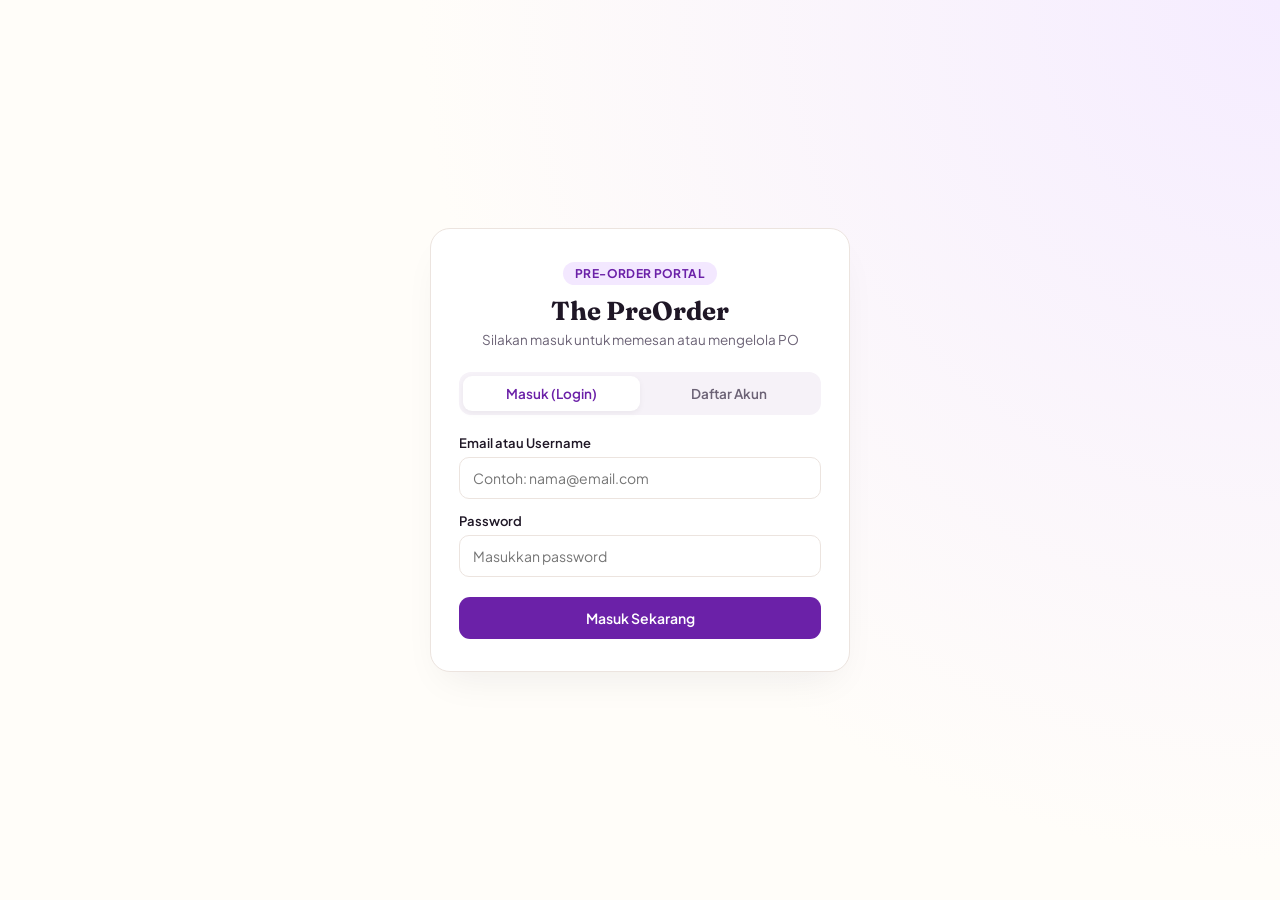
<file: index.html>
<!doctype html>
<html lang="id">
<head>
  <meta charset="utf-8" />
  <meta name="viewport" content="width=device-width, initial-scale=1" />
  <title>Masuk — The PreOrder</title>
  <link rel="icon" href="favicon.svg" type="image/svg+xml" />
  <link rel="preconnect" href="https://fonts.googleapis.com" />
  <link rel="preconnect" href="https://fonts.gstatic.com" crossorigin />
  <link href="https://fonts.googleapis.com/css2?family=Fraunces:wght@600;700&family=Plus+Jakarta+Sans:wght@400;500;600;700&display=swap" rel="stylesheet" />
  <script src="js/auth.js"></script>
  <script>
    // Jika sudah login, langsung arahkan ke halaman sesuai role
    (function () {
      const s = PO_AUTH.getSession();
      if (s && s.role === 'admin') window.location.replace('admin.html');
      if (s && s.role === 'customer') window.location.replace('Customer/customer.html');
    })();
  </script>
  <style>
    :root {
      --bg: #FFFDF9;
      --surface: #FFFFFF;
      --ink: #1F1726;
      --muted: #6B6275;
      --line: #ECE4DF;
      --accent: #6B21A8;
      --accent-hover: #581C87;
      --accent-soft: #F3E8FF;
      --danger: #DC2626;
      --danger-bg: #FEF2F2;
    }
    * { box-sizing: border-box; margin: 0; padding: 0; }
    body {
      font-family: 'Plus Jakarta Sans', system-ui, sans-serif;
      background: radial-gradient(circle at top right, #F5ECFF 0%, var(--bg) 55%);
      color: var(--ink);
      min-height: 100vh;
      display: flex;
      align-items: center;
      justify-content: center;
      padding: 20px;
    }
    .auth-card {
      width: 100%;
      max-width: 420px;
      background: var(--surface);
      border: 1px solid var(--line);
      border-radius: 20px;
      padding: 32px 28px;
      box-shadow: 0 18px 40px -15px rgba(31, 23, 38, 0.08);
    }
    .brand {
      text-align: center;
      margin-bottom: 24px;
    }
    .brand-badge {
      display: inline-block;
      background: var(--accent-soft);
      color: var(--accent);
      font-size: 12px;
      font-weight: 700;
      padding: 4px 12px;
      border-radius: 999px;
      margin-bottom: 10px;
      letter-spacing: 0.03em;
    }
    .brand h1 {
      font-family: 'Fraunces', Georgia, serif;
      font-size: 26px;
      font-weight: 700;
      color: var(--ink);
    }
    .brand p {
      font-size: 13.5px;
      color: var(--muted);
      margin-top: 4px;
    }
    .tabs {
      display: grid;
      grid-template-columns: 1fr 1fr;
      background: #F6F2F8;
      padding: 4px;
      border-radius: 12px;
      margin-bottom: 20px;
    }
    .tab-btn {
      border: none;
      background: transparent;
      padding: 9px;
      border-radius: 9px;
      font-family: inherit;
      font-size: 13.5px;
      font-weight: 600;
      color: var(--muted);
      cursor: pointer;
      transition: all 0.15s ease;
    }
    .tab-btn.active {
      background: var(--surface);
      color: var(--accent);
      box-shadow: 0 2px 6px rgba(0, 0, 0, 0.05);
    }
    .form-group { margin-bottom: 14px; }
    .form-group label {
      display: block;
      font-size: 13px;
      font-weight: 600;
      margin-bottom: 6px;
      color: var(--ink);
    }
    .form-group input {
      width: 100%;
      padding: 11px 13px;
      border: 1px solid var(--line);
      border-radius: 10px;
      font-family: inherit;
      font-size: 14px;
      outline: none;
      transition: border-color 0.15s;
    }
    .form-group input:focus {
      border-color: var(--accent);
      box-shadow: 0 0 0 3px var(--accent-soft);
    }
    .btn-submit {
      width: 100%;
      margin-top: 6px;
      padding: 12px;
      border: none;
      border-radius: 11px;
      background: var(--accent);
      color: #fff;
      font-family: inherit;
      font-size: 14px;
      font-weight: 600;
      cursor: pointer;
      transition: background 0.15s;
    }
    .btn-submit:hover { background: var(--accent-hover); }
    .alert {
      display: none;
      background: var(--danger-bg);
      color: var(--danger);
      border: 1px solid #FECACA;
      padding: 10px 12px;
      border-radius: 10px;
      font-size: 13px;
      margin-bottom: 14px;
    }
    .alert.show { display: block; }
    .hidden { display: none; }
    .hint {
      margin-top: 18px;
      padding-top: 14px;
      border-top: 1px dashed var(--line);
      font-size: 12px;
      color: var(--muted);
      text-align: center;
      line-height: 1.5;
    }
  </style>
</head>
<body>
  <div class="auth-card">
    <div class="brand">
      <span class="brand-badge">PRE-ORDER PORTAL</span>
      <h1>The PreOrder</h1>
      <p>Silakan masuk untuk memesan atau mengelola PO</p>
    </div>

    <div class="tabs">
      <button type="button" class="tab-btn active" id="tabLogin">Masuk (Login)</button>
      <button type="button" class="tab-btn" id="tabSignup">Daftar Akun</button>
    </div>

    <div class="alert" id="authAlert"></div>

    <!-- FORM LOGIN -->
    <form id="loginForm">
      <div class="form-group">
        <label for="loginId">Email atau Username</label>
        <input type="text" id="loginId" placeholder="Contoh: nama@email.com" required />
      </div>
      <div class="form-group">
        <label for="loginPass">Password</label>
        <input type="password" id="loginPass" placeholder="Masukkan password" required />
      </div>
      <button type="submit" class="btn-submit">Masuk Sekarang</button>
    </form>

    <!-- FORM SIGN UP (CUSTOMER) -->
    <form id="signupForm" class="hidden">
      <div class="form-group">
        <label for="regName">Nama Lengkap</label>
        <input type="text" id="regName" placeholder="Nama penerima pesanan" required />
      </div>
      <div class="form-group">
        <label for="regEmail">Email</label>
        <input type="email" id="regEmail" placeholder="nama@email.com" required />
      </div>
      <div class="form-group">
        <label for="regPhone">No. WhatsApp (Opsional)</label>
        <input type="tel" id="regPhone" placeholder="08xxxxxxxxxx" />
      </div>
      <div class="form-group">
        <label for="regPass">Buat Password</label>
        <input type="password" id="regPass" placeholder="Minimal 4 karakter" required />
      </div>
      <button type="submit" class="btn-submit">Daftar &amp; Lihat Katalog</button>
    </form>

    

  <script>
    const tabLogin = document.getElementById('tabLogin');
    const tabSignup = document.getElementById('tabSignup');
    const loginForm = document.getElementById('loginForm');
    const signupForm = document.getElementById('signupForm');
    const authAlert = document.getElementById('authAlert');

    function showError(msg) {
      authAlert.textContent = msg;
      authAlert.classList.add('show');
    }

    function clearError() {
      authAlert.textContent = '';
      authAlert.classList.remove('show');
    }

    tabLogin.addEventListener('click', () => {
      clearError();
      tabLogin.classList.add('active');
      tabSignup.classList.remove('active');
      loginForm.classList.remove('hidden');
      signupForm.classList.add('hidden');
    });

    tabSignup.addEventListener('click', () => {
      clearError();
      tabSignup.classList.add('active');
      tabLogin.classList.remove('active');
      signupForm.classList.remove('hidden');
      loginForm.classList.add('hidden');
    });

    loginForm.addEventListener('submit', (e) => {
      e.preventDefault();
      clearError();
      const res = PO_AUTH.login(
        document.getElementById('loginId').value,
        document.getElementById('loginPass').value
      );
      if (!res.ok) return showError(res.message);
      window.location.href = res.redirect;
    });

    signupForm.addEventListener('submit', (e) => {
      e.preventDefault();
      clearError();
      const res = PO_AUTH.signup({
        name: document.getElementById('regName').value,
        email: document.getElementById('regEmail').value,
        phone: document.getElementById('regPhone').value,
        password: document.getElementById('regPass').value
      });
      if (!res.ok) return showError(res.message);
      window.location.href = res.redirect;
    });
  </script>
</body>
</html>
</file>
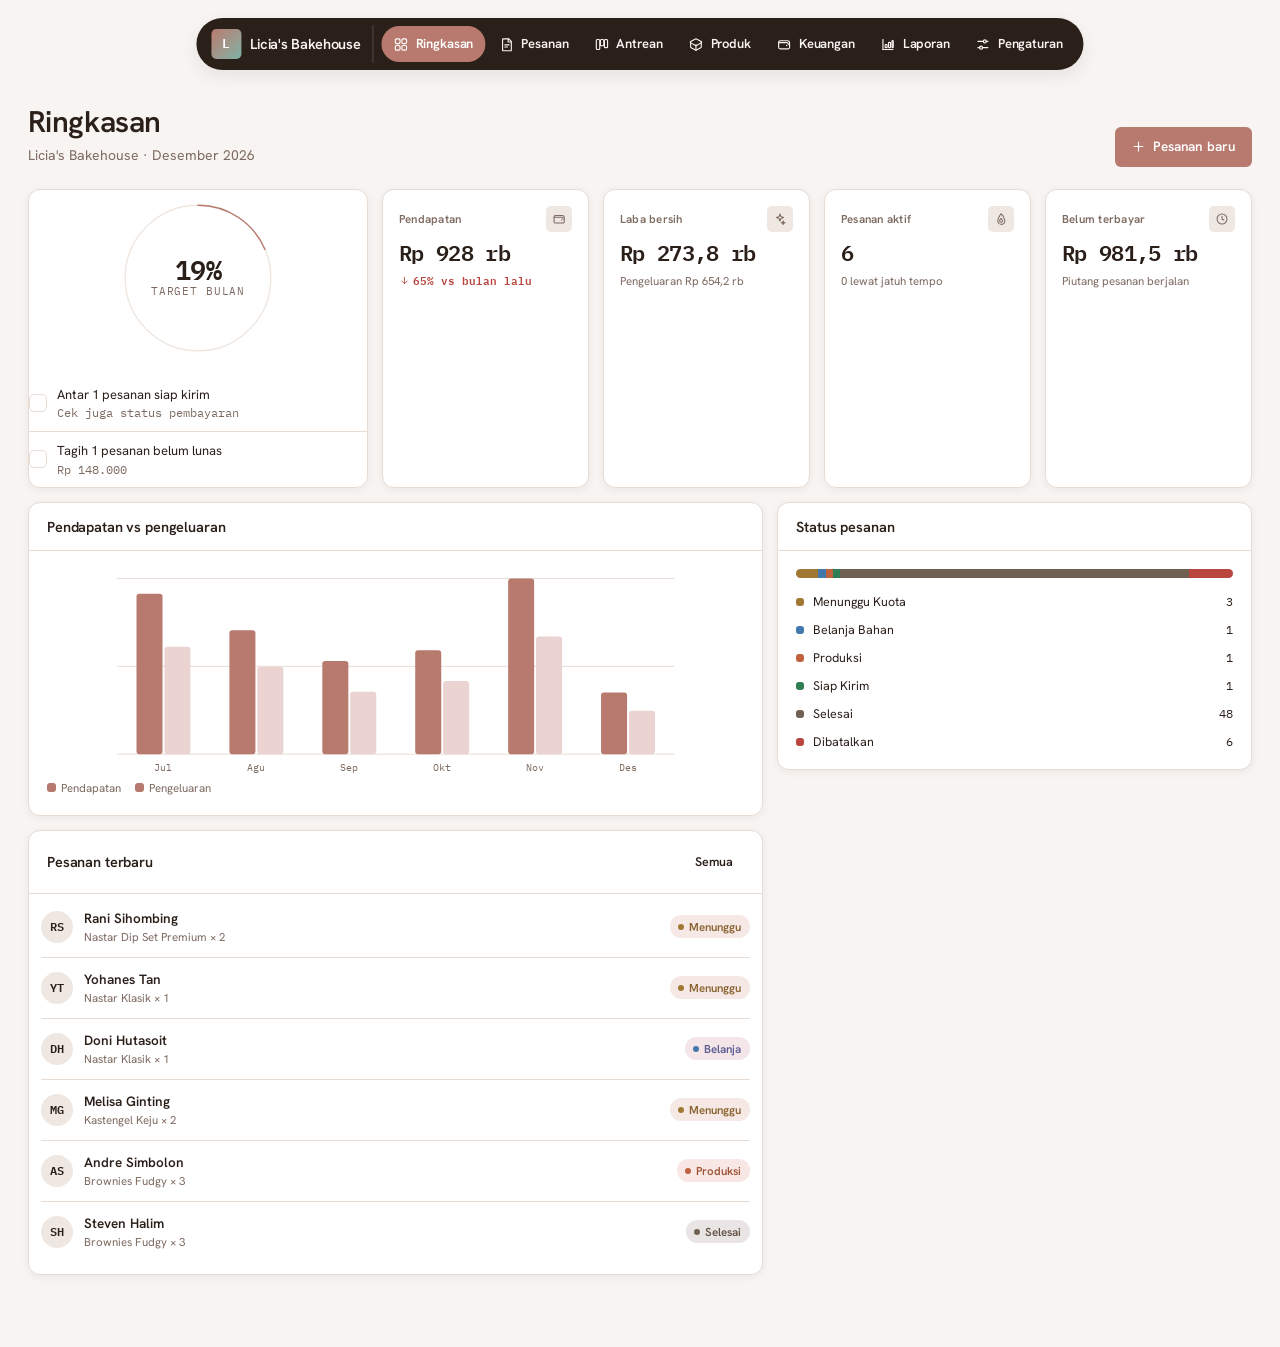
<file: js/batchin/index.html>
<!DOCTYPE html>
<html lang="id" data-theme="medspa" style="--tp-h: 30">
<head>
<meta charset="utf-8">
<meta name="viewport" content="width=device-width, initial-scale=1">
<title>Batchin — Sistem Pre-Order & Batch Produksi</title>
<meta name="description" content="Sistem informasi pre-order generik: pesanan, antrean batch produksi, dan pembukuan untuk semua bisnis PO.">
<link rel="preconnect" href="https://fonts.googleapis.com">
<link rel="preconnect" href="https://fonts.gstatic.com" crossorigin>
<link rel="stylesheet" href="https://fonts.googleapis.com/css2?family=Hanken+Grotesk:wght@300;400;600;700&family=IBM+Plex+Mono:wght@400;600&display=swap">
<link rel="icon" href="favicon.svg" type="image/svg+xml">
<link rel="stylesheet" href="theme.css">
<link rel="stylesheet" href="app.css">
<link rel="stylesheet" href="views.css">
</head>
<body>
<div class="tp-screen" id="app">
  <div class="tp-fx" aria-hidden="true"></div>
  <div id="boot" class="boot">Memuat sistem…</div>
</div>
<div id="modal-root"></div>
<div id="toast-root" class="toast-root" role="status" aria-live="polite"></div>

<script src="js/util.js"></script>
<script src="js/icons.js"></script>
<script src="js/data.js"></script>
<script src="js/store.js"></script>
<script src="js/selectors.js"></script>
<script src="js/ui.js"></script>
<script src="js/views/dashboard.js"></script>
<script src="js/views/orders.js"></script>
<script src="js/views/kanban.js"></script>
<script src="js/views/products.js"></script>
<script src="js/views/finance.js"></script>
<script src="js/views/reports.js"></script>
<script src="js/views/settings.js"></script>
<script src="js/app.js"></script>
</body>
</html>
</file>
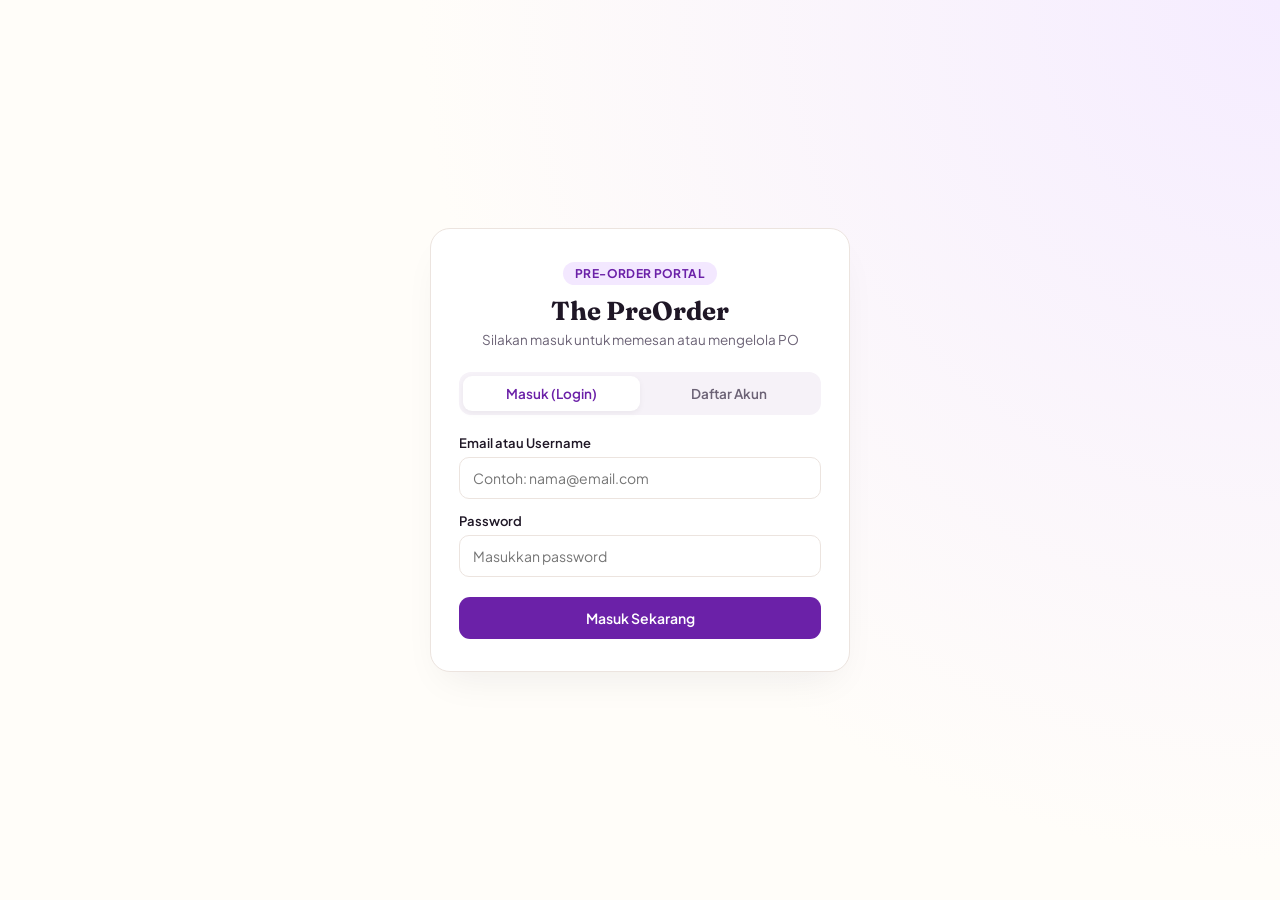
<file: admin.html>
<!DOCTYPE html>
<html lang="id" data-theme="medspa" style="--tp-h: 30">
<head>
  <script src="js/auth.js"></script>
  <script>PO_AUTH.guard('admin');</script>
  <meta charset="utf-8">
  <meta name="viewport" content="width=device-width, initial-scale=1">
  <title>Batchin — Dashboard Admin (Licia's Bakehouse)</title>
  <meta name="description" content="Sistem informasi pre-order generik: pesanan, antrean batch produksi, dan pembukuan untuk semua bisnis PO.">
  <link rel="preconnect" href="https://fonts.googleapis.com">
  <link rel="preconnect" href="https://fonts.gstatic.com" crossorigin>
  <link rel="stylesheet" href="https://fonts.googleapis.com/css2?family=Hanken+Grotesk:wght@300;400;600;700&family=IBM+Plex+Mono:wght@400;600&display=swap">
  <link rel="icon" href="favicon.svg" type="image/svg+xml">
  <link rel="stylesheet" href="styles.css">
  <link rel="stylesheet" href="budi.css">
</head>
<body>
  <div class="tp-screen" id="app">
    <div class="tp-fx" aria-hidden="true"></div>
    <div id="boot" class="boot">Memuat sistem…</div>
  </div>
  <div id="modal-root"></div>
  <div id="toast-root" class="toast-root" role="status" aria-live="polite"></div>

  <script src="js/util.js"></script>
  <script src="js/icons.js"></script>
  <script src="js/data.js"></script>
  <script src="js/inbox.js"></script>
  <script src="js/store.js"></script>
  <script src="js/estimate.js"></script>
  <script src="js/selectors.js"></script>
  <script src="js/ui.js"></script>
  <script src="js/views/dashboard.js"></script>
  <script src="js/views/orders.js"></script>
  <script src="js/views/inbox.js"></script>
  <script src="js/views/kanban.js"></script>
  <script src="js/views/products.js"></script>
  <script src="js/views/finance.js"></script>
  <script src="js/views/reports.js"></script>
  <script src="js/views/settings.js"></script>
  <script src="js/budi.js"></script>
  <script src="js/tutorial.js"></script>
  <script src="js/app.js"></script>
</body>
</html>
</file>
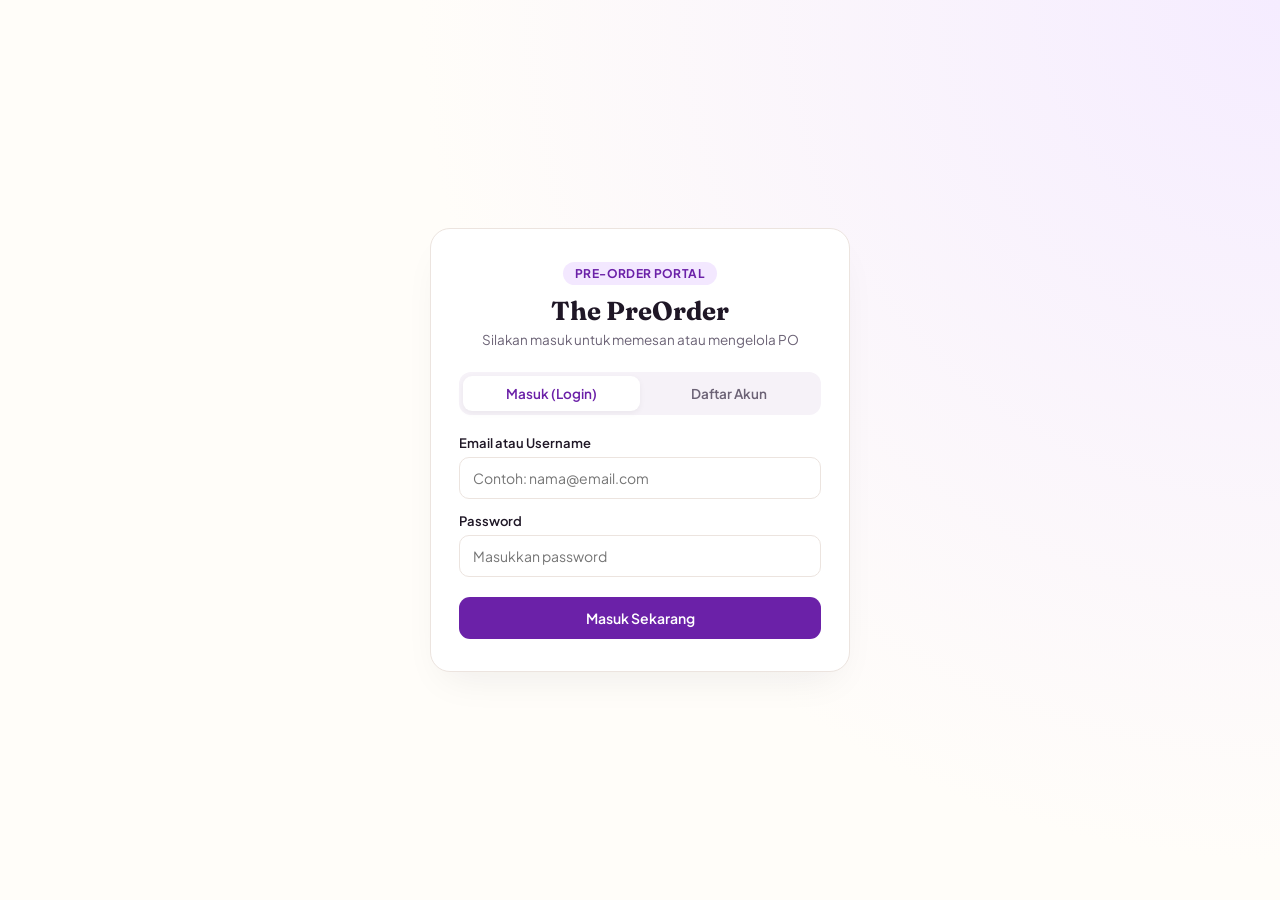
<file: pesan.html>
<!DOCTYPE html>
<html lang="id" data-theme="medspa" style="--tp-h: 30">
<head>
  <script src="js/auth.js"></script>
  <script>
    window.CURRENT_USER = PO_AUTH.guard();
  </script>
  <meta charset="utf-8">
  <meta name="viewport" content="width=device-width, initial-scale=1">
  <title>Pesan — Licia's Bakehouse</title>
  <link rel="preconnect" href="https://fonts.googleapis.com">
  <link rel="preconnect" href="https://fonts.gstatic.com" crossorigin>
  <link rel="stylesheet" href="https://fonts.googleapis.com/css2?family=Hanken+Grotesk:wght@300;400;600;700&family=IBM+Plex+Mono:wght@400;600&display=swap">
  <link rel="icon" href="favicon.svg" type="image/svg+xml">
  <link rel="stylesheet" href="theme.css">
  <link rel="stylesheet" href="styles.css">
  <link rel="stylesheet" href="views.css">
  <style>
    /* Pengaman layout halaman pemesanan publik */
    body {
      margin: 0;
      min-height: 100vh;
    }
    .pub {
      max-width: 720px;
      margin: 0 auto;
      padding: 28px 20px 60px;
      position: relative;
      z-index: 1;
    }
    .pub-topbar {
      display: flex;
      align-items: center;
      justify-content: space-between;
      margin-bottom: 18px;
      gap: 12px;
    }
    .pub-back {
      display: inline-flex;
      align-items: center;
      gap: 6px;
      font-size: 13px;
      font-weight: 600;
      text-decoration: none;
      color: var(--ink, #1f1726);
      background: rgba(255, 255, 255, 0.8);
      border: 1px solid rgba(0, 0, 0, 0.1);
      padding: 7px 14px;
      border-radius: 999px;
    }
    .pub-back:hover {
      background: #fff;
    }
    .pub-head {
      display: flex;
      align-items: center;
      gap: 14px;
      margin-bottom: 16px;
    }
    .pub-logo {
      width: 52px;
      height: 52px;
      border-radius: 14px;
      background: var(--brand, #b97d70);
      color: #fff;
      font-weight: 700;
      font-size: 20px;
      display: flex;
      align-items: center;
      justify-content: center;
      overflow: hidden;
      flex-shrink: 0;
    }
    .pub-logo img {
      width: 100%;
      height: 100%;
      object-fit: cover;
    }
    .pub-logo svg {
      width: 26px;
      height: 26px;
    }
    .pub-title {
      margin: 0;
      font-size: 24px;
      line-height: 1.2;
    }
    .pub-banner {
      padding: 12px 16px;
      border-radius: 12px;
      font-size: 13.5px;
      margin-bottom: 20px;
      border: 1px solid rgba(0, 0, 0, 0.08);
      background: rgba(255, 255, 255, 0.85);
    }
    .pub-banner.closed {
      background: #fef2f2;
      border-color: #fecaca;
      color: #991b1b;
    }
    .pub-prods {
      display: grid;
      grid-template-columns: repeat(auto-fill, minmax(150px, 1fr));
      gap: 12px;
    }
    .pub-prod {
      display: flex;
      flex-direction: column;
      align-items: flex-start;
      text-align: left;
      gap: 10px;
      padding: 12px;
      border-radius: 14px;
      border: 1.5px solid rgba(0, 0, 0, 0.1);
      background: #fff;
      cursor: pointer;
      font-family: inherit;
      transition: all 0.15s ease;
    }
    .pub-prod[aria-pressed="true"] {
      border-color: var(--brand, #b97d70);
      box-shadow: 0 0 0 3px rgba(185, 125, 112, 0.18);
      background: #fffaf8;
    }
    .pub-prod-img {
      width: 100%;
      height: 100px;
      border-radius: 10px;
      background: #f5efe9;
      display: flex;
      align-items: center;
      justify-content: center;
      overflow: hidden;
      color: var(--brand, #b97d70);
    }
    .pub-prod-img img {
      width: 100%;
      height: 100%;
      object-fit: cover;
    }
    .pub-prod-img svg {
      width: 32px;
      height: 32px;
    }
    .pub-sum {
      background: #fff;
      border: 1px solid rgba(0, 0, 0, 0.1);
      border-radius: 14px;
      padding: 14px 16px;
      display: flex;
      flex-direction: column;
      gap: 6px;
    }
    .pub-note {
      background: rgba(0, 0, 0, 0.03);
      padding: 10px 12px;
      border-radius: 10px;
    }
    .pub-steps {
      margin: 8px 0 0 18px;
      display: flex;
      flex-direction: column;
      gap: 8px;
      font-size: 14px;
    }
  </style>
</head>
<body>
  <div class="tp-screen" id="pub"></div>
  <div id="modal-root"></div>
  <div id="toast-root" class="toast-root" role="status" aria-live="polite"></div>

  <script src="js/util.js"></script>
  <script src="js/icons.js"></script>
  <script src="js/data.js"></script>
  <script src="js/estimate.js"></script>
  <script src="js/inbox.js"></script>
  <script src="js/ui.js"></script>
  <script src="js/public.js"></script>
</body>
</html>
</file>
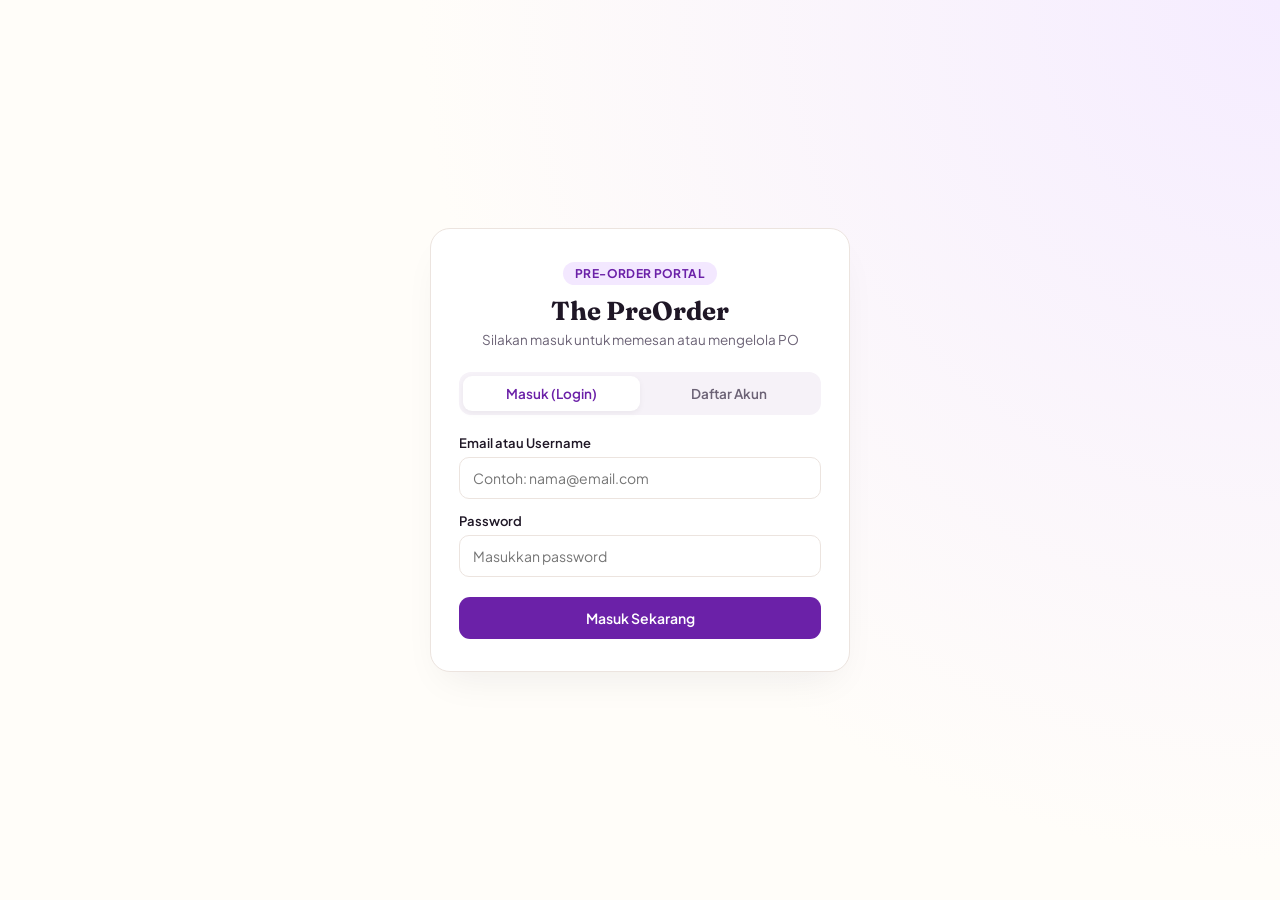
<file: Customer/customer.html>
<!DOCTYPE html>
<html lang="id" data-theme="medspa" style="--tp-h: 30">
<head>
  <script src="../js/auth.js"></script>
  <script>
    window.CURRENT_USER = PO_AUTH.guard('customer');
  </script>
  <meta charset="UTF-8">
  <meta name="viewport" content="width=device-width, initial-scale=1.0">
  <title>Licia's Bakehouse — Toko Pre-Order</title>
  <link rel="preconnect" href="https://fonts.googleapis.com">
  <link rel="preconnect" href="https://fonts.gstatic.com" crossorigin>
  <link href="https://fonts.googleapis.com/css2?family=Hanken+Grotesk:wght@400;500;600;700;800&family=IBM+Plex+Mono:wght@500;600&display=swap" rel="stylesheet">
  <link rel="icon" href="../favicon.svg" type="image/svg+xml">
  <style>
    :root {
      --brand: #b97d70;
      --brand-dark: #9c6357;
      --bg: #f6f5f3;
      --surface: #ffffff;
      --ink: #18181b;
      --muted: #71717a;
      --border: #e4e4e7;
    }
    * { box-sizing: border-box; margin: 0; padding: 0; }
    body {
      font-family: 'Hanken Grotesk', -apple-system, sans-serif;
      background: var(--bg);
      color: var(--ink);
      min-height: 100vh;
    }
    .mono { font-family: 'IBM Plex Mono', monospace; }

    /* TOPBAR MARKETPLACE */
    .mp-header {
      position: sticky;
      top: 0;
      z-index: 40;
      background: var(--surface);
      border-bottom: 1px solid var(--border);
      box-shadow: 0 2px 10px rgba(0,0,0,0.03);
    }
    .mp-header-inner {
      max-width: 1200px;
      margin: 0 auto;
      padding: 12px 20px;
      display: flex;
      align-items: center;
      gap: 16px;
    }
    .mp-brand {
      display: flex;
      align-items: center;
      gap: 10px;
      text-decoration: none;
      color: var(--ink);
      font-weight: 800;
      font-size: 17px;
      flex-shrink: 0;
    }
    .mp-brand-mark {
      width: 34px;
      height: 34px;
      border-radius: 10px;
      background: var(--brand);
      color: #fff;
      display: flex;
      align-items: center;
      justify-content: center;
      font-weight: 800;
      font-size: 16px;
    }
    .mp-search-wrap {
      flex: 1;
      position: relative;
      display: flex;
      align-items: center;
    }
    .mp-search-icon {
      position: absolute;
      left: 14px;
      color: var(--muted);
      font-size: 14px;
      pointer-events: none;
    }
    .mp-search {
      width: 100%;
      padding: 10px 14px 10px 38px;
      border-radius: 10px;
      border: 1.5px solid var(--border);
      background: #fafafa;
      font-family: inherit;
      font-size: 14px;
      outline: none;
      transition: border-color .15s, background .15s;
    }
    .mp-search:focus {
      border-color: var(--brand);
      background: #fff;
    }
    .mp-actions {
      display: flex;
      align-items: center;
      gap: 10px;
      flex-shrink: 0;
    }
    .mp-cart-btn {
      position: relative;
      display: inline-flex;
      align-items: center;
      gap: 8px;
      padding: 9px 14px;
      border-radius: 10px;
      border: 1.5px solid var(--border);
      background: #fff;
      cursor: pointer;
      font-family: inherit;
      font-weight: 700;
      font-size: 13.5px;
      color: var(--ink);
    }
    .mp-cart-btn:hover { border-color: var(--brand); }
    .mp-cart-badge {
      background: #dc2626;
      color: #fff;
      font-size: 11px;
      font-weight: 700;
      padding: 2px 7px;
      border-radius: 999px;
    }
    .mp-user-pill {
      display: flex;
      align-items: center;
      gap: 8px;
      padding-left: 10px;
      border-left: 1px solid var(--border);
      font-size: 13px;
      font-weight: 600;
    }
    .mp-logout {
      padding: 7px 12px;
      border-radius: 8px;
      border: 1px solid var(--border);
      background: transparent;
      cursor: pointer;
      font-family: inherit;
      font-size: 12.5px;
      font-weight: 600;
      color: var(--muted);
    }
    .mp-logout:hover { background: #fee2e2; color: #b91c1c; border-color: #fecaca; }

    /* MAIN CONTAINER */
    .mp-main {
      max-width: 1200px;
      margin: 0 auto;
      padding: 20px 20px 60px;
    }

    /* INFO STRIP TOKO */
    .mp-store-bar {
      background: var(--surface);
      border: 1px solid var(--border);
      border-radius: 14px;
      padding: 14px 18px;
      margin-bottom: 18px;
      display: flex;
      align-items: center;
      justify-content: space-between;
      flex-wrap: wrap;
      gap: 12px;
    }
    .mp-store-info {
      display: flex;
      align-items: center;
      gap: 12px;
      flex-wrap: wrap;
    }
    .mp-status-pill {
      display: inline-flex;
      align-items: center;
      gap: 6px;
      padding: 4px 10px;
      border-radius: 999px;
      font-size: 12px;
      font-weight: 700;
      background: #dcfce7;
      color: #166534;
    }
    .mp-status-pill.closed { background: #fee2e2; color: #991b1b; }

    /* KATEGORI TABS */
    .mp-cats {
      display: flex;
      align-items: center;
      gap: 8px;
      overflow-x: auto;
      padding-bottom: 12px;
      margin-bottom: 14px;
    }
    .mp-cat-btn {
      padding: 7px 16px;
      border-radius: 999px;
      border: 1px solid var(--border);
      background: var(--surface);
      font-family: inherit;
      font-size: 13px;
      font-weight: 600;
      color: var(--muted);
      cursor: pointer;
      white-space: nowrap;
      transition: all .15s;
    }
    .mp-cat-btn.active {
      background: var(--brand);
      color: #fff;
      border-color: var(--brand);
    }

    /* GRID PRODUK ALA TOKOPEDIA */
    .mp-toolbar {
      display: flex;
      align-items: center;
      justify-content: space-between;
      margin-bottom: 14px;
      font-size: 13px;
      color: var(--muted);
    }
    .mp-grid {
      display: grid;
      grid-template-columns: repeat(auto-fill, minmax(215px, 1fr));
      gap: 16px;
    }
    .mp-card {
      background: var(--surface);
      border: 1px solid var(--border);
      border-radius: 14px;
      overflow: hidden;
      display: flex;
      flex-direction: column;
      justify-content: space-between;
      transition: transform .15s, box-shadow .15s;
    }
    .mp-card:hover {
      transform: translateY(-2px);
      box-shadow: 0 8px 20px rgba(0,0,0,0.06);
    }
    .mp-thumb {
      position: relative;
      width: 100%;
      aspect-ratio: 1 / 1;
      background: #f1ece7;
      display: flex;
      align-items: center;
      justify-content: center;
      overflow: hidden;
    }
    .mp-thumb img {
      width: 100%;
      height: 100%;
      object-fit: cover;
    }
    .mp-thumb-fallback {
      font-size: 28px;
      color: var(--brand);
      font-weight: 800;
    }
    .mp-badge {
      position: absolute;
      top: 10px;
      left: 10px;
      padding: 3px 9px;
      border-radius: 6px;
      font-size: 11px;
      font-weight: 700;
      background: rgba(255,255,255,0.92);
      color: var(--ink);
      box-shadow: 0 2px 6px rgba(0,0,0,0.08);
    }
    .mp-badge.closed { background: #fee2e2; color: #991b1b; }
    .mp-body {
      padding: 12px 14px 14px;
      display: flex;
      flex-direction: column;
      flex: 1;
      justify-content: space-between;
      gap: 10px;
    }
    .mp-cat-tag {
      font-size: 11px;
      font-weight: 700;
      text-transform: uppercase;
      letter-spacing: .04em;
      color: var(--brand);
      margin-bottom: 3px;
    }
    .mp-title {
      font-size: 14.5px;
      font-weight: 700;
      line-height: 1.35;
      color: var(--ink);
      display: -webkit-box;
      -webkit-line-clamp: 2;
      -webkit-box-orient: vertical;
      overflow: hidden;
    }
    .mp-price {
      font-size: 16px;
      font-weight: 800;
      color: var(--ink);
      margin-top: 6px;
    }
    .mp-unit {
      font-size: 12px;
      font-weight: 500;
      color: var(--muted);
    }
    .mp-quota {
      font-size: 11.5px;
      color: var(--muted);
      margin-top: 4px;
    }
    .mp-card-btns {
      display: grid;
      grid-template-columns: 1fr 1fr;
      gap: 6px;
      margin-top: 6px;
    }
    .btn-outline-sm {
      padding: 8px 6px;
      border-radius: 8px;
      border: 1.5px solid var(--brand);
      background: #fff;
      color: var(--brand);
      font-family: inherit;
      font-size: 12px;
      font-weight: 700;
      cursor: pointer;
      text-align: center;
    }
    .btn-outline-sm:hover { background: #fdf6f4; }
    .btn-solid-sm {
      padding: 8px 6px;
      border-radius: 8px;
      border: none;
      background: var(--brand);
      color: #fff;
      font-family: inherit;
      font-size: 12px;
      font-weight: 700;
      cursor: pointer;
      text-align: center;
      text-decoration: none;
      display: inline-flex;
      align-items: center;
      justify-content: center;
    }
    .btn-solid-sm:hover { background: var(--brand-dark); }
    .btn-disabled {
      grid-column: 1 / -1;
      padding: 8px;
      border-radius: 8px;
      border: 1px solid var(--border);
      background: #f4f4f5;
      color: #a1a1aa;
      font-size: 12px;
      font-weight: 600;
      text-align: center;
      cursor: not-allowed;
    }

    /* DRAWER KERANJANG & PESANAN SAYA */
    .drawer-scrim {
      position: fixed;
      inset: 0;
      background: rgba(0,0,0,0.45);
      z-index: 60;
      display: none;
    }
    .drawer-scrim.open { display: block; }
    .drawer {
      position: fixed;
      top: 0;
      right: 0;
      bottom: 0;
      width: 100%;
      max-width: 440px;
      background: #fff;
      z-index: 70;
      box-shadow: -8px 0 30px rgba(0,0,0,0.12);
      display: flex;
      flex-direction: column;
      transform: translateX(100%);
      transition: transform .22s ease;
    }
    .drawer.open { transform: translateX(0); }
    .drawer-head {
      padding: 16px 20px;
      border-bottom: 1px solid var(--border);
      display: flex;
      align-items: center;
      justify-content: space-between;
    }
    .drawer-body {
      flex: 1;
      overflow-y: auto;
      padding: 16px 20px;
      display: flex;
      flex-direction: column;
      gap: 12px;
    }
    .cart-item {
      display: flex;
      align-items: center;
      justify-content: space-between;
      gap: 12px;
      padding: 12px;
      border: 1px solid var(--border);
      border-radius: 12px;
    }
    .qty-ctrl {
      display: inline-flex;
      align-items: center;
      gap: 8px;
      border: 1px solid var(--border);
      border-radius: 8px;
      padding: 3px 8px;
    }
    .qty-ctrl button {
      border: none;
      background: none;
      font-weight: 700;
      font-size: 15px;
      cursor: pointer;
      color: var(--brand);
      padding: 0 4px;
    }
    .drawer-foot {
      padding: 16px 20px;
      border-top: 1px solid var(--border);
      background: #fafafa;
      display: flex;
      flex-direction: column;
      gap: 10px;
    }
    .btn-checkout {
      width: 100%;
      padding: 12px;
      border-radius: 10px;
      border: none;
      background: var(--brand);
      color: #fff;
      font-family: inherit;
      font-size: 14px;
      font-weight: 700;
      cursor: pointer;
    }
    .btn-checkout:hover { background: var(--brand-dark); }

    /* KARTU RIWAYAT PESANAN PELANGGAN */
    .my-order-card {
      border: 1px solid var(--border);
      border-radius: 12px;
      padding: 13px 14px;
      background: #fff;
      display: flex;
      flex-direction: column;
      gap: 8px;
    }
    .my-order-top {
      display: flex;
      align-items: center;
      justify-content: space-between;
      gap: 8px;
    }
    .st-pill {
      display: inline-flex;
      align-items: center;
      padding: 3px 9px;
      border-radius: 999px;
      font-size: 11px;
      font-weight: 700;
    }
    .st-pill.pending { background: #fef3c7; color: #92400e; }
    .st-pill.active { background: #dbeafe; color: #1e40af; }
    .st-pill.done { background: #dcfce7; color: #166534; }
    .st-pill.cancel { background: #fee2e2; color: #b91c1c; }
    .cancel-reason-box {
      background: #fef2f2;
      border: 1px solid #fecaca;
      color: #991b1b;
      border-radius: 8px;
      padding: 9px 11px;
      font-size: 12.5px;
      line-height: 1.45;
    }

    .mp-empty {
      text-align: center;
      padding: 60px 20px;
      background: var(--surface);
      border: 1px solid var(--border);
      border-radius: 14px;
      color: var(--muted);
    }

    @media (max-width: 720px) {
      .mp-header-inner { flex-wrap: wrap; }
      .mp-search-wrap { order: 3; flex-basis: 100%; }
      .mp-user-name { display: none; }
    }
  </style>
</head>
<body>

  <!-- HEADER ALA TOKOPEDIA -->
  <header class="mp-header">
    <div class="mp-header-inner">
      <a href="customer.html" class="mp-brand">
        <div class="mp-brand-mark" id="storeMark">L</div>
        <span id="storeTitle">Licia's Bakehouse</span>
      </a>

      <div class="mp-search-wrap">
        <span class="mp-search-icon">🔍</span>
        <input type="search" id="searchInput" class="mp-search" placeholder="Cari nastar, kastengel, brownies...">
      </div>

      <div class="mp-actions">
        <button type="button" class="mp-cart-btn" id="openOrdersBtn">
          📦 Pesanan Saya
          <span class="mp-cart-badge" id="myOrdersBadge" style="background:var(--brand);" hidden>0</span>
        </button>

        <button type="button" class="mp-cart-btn" id="openCartBtn">
          🛒 Keranjang
          <span class="mp-cart-badge" id="cartBadge">0</span>
        </button>

        <div class="mp-user-pill">
          <span class="mp-user-name" id="navUserName">Pelanggan</span>
          <button type="button" class="mp-logout" onclick="PO_AUTH.logout()">Keluar</button>
        </div>
      </div>
    </div>
  </header>

  <!-- KONTEN KATALOG LANGSUNG -->
  <main class="mp-main">
    <div class="mp-store-bar">
      <div class="mp-store-info">
        <span class="mp-status-pill" id="poStatusPill">● PO Dibuka</span>
        <span style="font-size:13.5px;color:#52525b;" id="storeSubInfo">Medan · Pre-Order Batch Harian</span>
      </div>
    </div>

    <!-- FILTER KATEGORI -->
    <div class="mp-cats" id="categoryTabs"></div>

    <div class="mp-toolbar">
      <span id="productCount">Menampilkan 0 produk</span>
      <span>Klik <b>+ Keranjang</b> untuk pesan beberapa item sekaligus</span>
    </div>

    <!-- GRID PRODUK -->
    <div class="mp-grid" id="productGrid"></div>

    <div class="mp-empty" id="emptyMessage" hidden>
      <h3 style="color:var(--ink);margin-bottom:6px;">Produk tidak ditemukan</h3>
      <p style="font-size:14px;">Coba kata kunci lain atau pilih kategori "Semua".</p>
    </div>
  </main>

  <!-- SCRIM BERSAMA -->
  <div class="drawer-scrim" id="drawerScrim"></div>

  <!-- DRAWER KERANJANG -->
  <aside class="drawer" id="cartDrawer" aria-label="Keranjang Belanja">
    <div class="drawer-head">
      <h3 style="font-size:17px;">Keranjang Pre-Order</h3>
      <button type="button" id="closeCartBtn" style="border:none;background:none;font-size:20px;cursor:pointer;">✕</button>
    </div>
    <div class="drawer-body">
      <div id="cartItems"></div>
    </div>
    <div class="drawer-foot" id="cartFooter" hidden>
      <div style="display:flex;justify-content:space-between;align-items:center;">
        <span style="font-size:13.5px;color:var(--muted);">Total Estimasi</span>
        <strong class="mono" style="font-size:18px;" id="cartTotal">Rp 0</strong>
      </div>
      <div style="font-size:12px;color:var(--muted);" id="cartDpInfo"></div>
      <button type="button" class="btn-checkout" id="submitCheckoutBtn">Lanjut ke Form Order & Upload Bukti →</button>
    </div>
  </aside>

  <!-- DRAWER PESANAN SAYA -->
  <aside class="drawer" id="ordersDrawer" aria-label="Pesanan Saya">
    <div class="drawer-head">
      <div>
        <h3 style="font-size:17px;">Pesanan Saya</h3>
        <div style="font-size:12px;color:var(--muted);">Status & riwayat pesanan akunmu</div>
      </div>
      <button type="button" id="closeOrdersBtn" style="border:none;background:none;font-size:20px;cursor:pointer;">✕</button>
    </div>
    <div class="drawer-body">
      <div id="myOrdersList" style="display:flex;flex-direction:column;gap:10px;"></div>
    </div>
  </aside>

  <script src="../js/util.js"></script>
  <script src="../js/data.js"></script>
  <script src="../js/inbox.js"></script>
  <script src="customer.js"></script>
</body>
</html>
</file>
<file: js/batchin/theme.css>
@keyframes tp-pop{0%{transform:scale(.88);opacity:0}62%{transform:scale(1.05)}100%{transform:scale(1);opacity:1}}
@keyframes tp-up{from{transform:translateY(var(--tp-reveal-dist,16px));opacity:0}to{transform:translateY(0);opacity:1}}
@keyframes tp-down{from{transform:translateY(-16px);opacity:0}to{transform:translateY(0);opacity:1}}
@keyframes tp-sheet{from{transform:translateY(102%)}to{transform:translateY(0)}}
@keyframes tp-fade{from{opacity:0}to{opacity:1}}
@keyframes tp-wipe{from{clip-path:inset(0 100% 0 0)}to{clip-path:inset(0 0 0 0)}}
@keyframes tp-curtain{from{clip-path:inset(100% 0 0 0);transform:translateY(var(--tp-reveal-dist,16px))}to{clip-path:inset(0 0 0 0);transform:translateY(0)}}
@keyframes tp-rise{from{clip-path:inset(0 0 100% 0);transform:translateY(var(--tp-reveal-dist,16px))}to{clip-path:inset(0 0 0 0);transform:translateY(0)}}
@keyframes tp-blur-in{from{opacity:0;filter:blur(16px);transform:scale(1.05) translateY(var(--tp-reveal-dist,16px))}to{opacity:1;filter:blur(0);transform:scale(1) translateY(0)}}
@keyframes tp-glitch{0%{opacity:0;transform:translate3d(-6px,0,0);clip-path:inset(40% 0 38% 0)}18%{opacity:1;transform:translate3d(5px,0,0);clip-path:inset(12% 0 62% 0)}36%{transform:translate3d(-3px,0,0);clip-path:inset(68% 0 6% 0)}54%{transform:translate3d(2px,0,0);clip-path:inset(0 0 0 0)}72%{transform:translate3d(-1px,0,0)}100%{opacity:1;transform:none;clip-path:inset(0 0 0 0)}}
@keyframes tp-tape{from{opacity:0;transform:rotate(-9deg) translateY(var(--tp-reveal-dist,16px)) scale(.95)}to{opacity:1;transform:rotate(var(--tp-img-tilt,0deg)) translateY(0) scale(1)}}
@keyframes tp-zoom{from{transform:scale(1.16)}to{transform:scale(1)}}
@keyframes tp-bar{from{transform:scaleX(0)}to{transform:scaleX(1)}}
@keyframes tp-shake{10%,90%{transform:translateX(-2px)}30%,70%{transform:translateX(3px)}50%{transform:translateX(-4px)}}
@keyframes tp-pulse{0%,100%{opacity:1}50%{opacity:.42}}
@keyframes tp-breathe{0%,100%{transform:scale(1)}50%{transform:scale(1.045)}}
@keyframes tp-shimmer{from{background-position:-160% 0}to{background-position:260% 0}}
@keyframes tp-float{0%,100%{transform:translateY(0)}50%{transform:translateY(-9px)}}
@keyframes tp-spin{to{transform:rotate(360deg)}}
@keyframes tp-blink{50%{opacity:0}}
@keyframes tp-tilt{0%,100%{transform:rotate(-2.5deg)}50%{transform:rotate(2.5deg)}}
@keyframes tp-drift{0%{transform:translate3d(0,0,0) scale(1)}50%{transform:translate3d(4%,-3%,0) scale(1.12)}100%{transform:translate3d(0,0,0) scale(1)}}
@media (prefers-reduced-motion: reduce){*,*::before,*::after{animation-duration:1ms!important;animation-iteration-count:1!important;transition-duration:1ms!important}}

@keyframes fx-scroll{from{background-position:0 0}to{background-position:0 160px}}
@keyframes fx-floor{from{background-position:0 0}to{background-position:0 64px}}
@keyframes fx-spin{to{transform:rotate(360deg)}}
@keyframes fx-hue{to{filter:hue-rotate(360deg)}}
@keyframes fx-flicker{0%,100%{opacity:var(--tp-fx-op)}7%{opacity:0}9%{opacity:var(--tp-fx-op)}52%{opacity:calc(var(--tp-fx-op)*.4)}54%{opacity:var(--tp-fx-op)}}
@keyframes fx-blob{0%{transform:translate(0,0) scale(1) rotate(0)}33%{transform:translate(8%,-6%) scale(1.15) rotate(40deg)}66%{transform:translate(-6%,8%) scale(.92) rotate(-30deg)}100%{transform:none}}
@keyframes fx-stars{from{background-position:0 0,0 0,0 0}to{background-position:0 400px,0 260px,0 140px}}
@keyframes fx-foil{from{background-position:0% 50%}to{background-position:200% 50%}}
@keyframes fx-diag{from{background-position:0 0}to{background-position:120px 120px}}
@keyframes d3-sway{0%,100%{transform:perspective(1100px) rotateY(-14deg) rotateX(6deg)}50%{transform:perspective(1100px) rotateY(14deg) rotateX(-4deg)}}
@keyframes d3-float{0%,100%{transform:perspective(1200px) rotateX(18deg) translateY(0)}50%{transform:perspective(1200px) rotateX(10deg) translateY(-14px)}}
@keyframes d3-glitch{0%,92%,100%{transform:none;filter:none}93%{transform:translate(-4px,2px) skewX(-6deg);filter:drop-shadow(4px 0 0 #ff003c) drop-shadow(-4px 0 0 #00e5ff)}95%{transform:translate(3px,-1px) skewX(4deg)}97%{transform:translate(-1px,0);filter:drop-shadow(-3px 0 0 #ff003c) drop-shadow(3px 0 0 #00e5ff)}}
@keyframes d3-wobble{0%,100%{transform:rotate(-1.5deg)}50%{transform:rotate(1.5deg) translateY(-6px)}}
@keyframes fx-slide{from{background-position:0 0}to{background-position:-160px 0}}
@keyframes fx-fall{from{background-position:0 0,0 0,0 0}to{background-position:0 160px,0 320px,0 480px}}
@keyframes d3-card{0%,100%{transform:perspective(900px) rotateX(10deg) rotateY(-16deg) rotateZ(2deg)}50%{transform:perspective(900px) rotateX(4deg) rotateY(-6deg) translateY(-8px)}}
@keyframes d3-bounce{0%,100%{transform:translateY(0) scale(1)}40%{transform:translateY(-10px) scale(1.01,.99)}60%{transform:translateY(0) scale(1.01,.98)}}
@keyframes d3-web{0%,100%{transform:perspective(2400px) rotateX(2.5deg) rotateY(-3deg)}50%{transform:perspective(2400px) rotateX(1deg) rotateY(3deg) translateY(-4px)}}
.tp-web-stage{position:relative;isolation:isolate;overflow:hidden;animation:var(--tp-3d-web,none);transform-origin:50% 50%}
.tp-web-stage>.tp-fx{inset:-20%}
.tp-fx{position:absolute;inset:-40%;z-index:-1;pointer-events:none;background:var(--tp-fx);background-size:var(--tp-fx-size);opacity:var(--tp-fx-op);mix-blend-mode:var(--tp-fx-blend);transform:var(--tp-fx-tf);animation:var(--tp-fx-anim)}
.tp-screen{position:relative;isolation:isolate;overflow:hidden}
.tp-stage{transform:var(--tp-3d);animation:var(--tp-3d-anim);transform-style:preserve-3d}

[data-theme="medspa"]{--tp-h:30;--tp-fx:none;--tp-fx-size:auto;--tp-fx-anim:none;--tp-fx-op:0;--tp-fx-blend:normal;--tp-fx-tf:none;--tp-3d:none;--tp-3d-anim:none;--tp-3d-web:none;--tp-dur-slow:620ms;--tp-stagger:80ms;--tp-reveal:tp-up;--tp-reveal-dist:20px;--tp-img-r:16px;--tp-img-frame:none;--tp-img-sh:none;--tp-img-filter:saturate(.9) brightness(1.04);--tp-img-overlay-op:0;--tp-img-blend:normal;--tp-img-tilt:0deg;--tp-img-ar:4 / 5;--tp-bg:#f8f4f1;--tp-canvas:#f8f4f1;--tp-surf:#ffffff;--tp-surf-2:#efe7e1;--tp-ink:#2b1f1a;--tp-mute:#7d6a61;--tp-acc:oklch(0.64 0.08 calc(var(--tp-h) + 0));--tp-acc-2:oklch(0.72 0.06 calc(var(--tp-h) + 150));--tp-acc-ink:#ffffff;--tp-line:#e7dcd4;--tp-grad:linear-gradient(135deg, oklch(0.64 0.08 calc(var(--tp-h) + 0)), oklch(0.72 0.06 calc(var(--tp-h) + 150)));--tp-r:8px;--tp-r-sm:5px;--tp-r-lg:12px;--tp-r-btn:6px;--tp-sh:0 6px 18px rgba(20,24,30,.08);--tp-sh-sm:0 2px 8px rgba(20,24,30,.06);--tp-bw:1px;--tp-font-display:'Hanken Grotesk', system-ui;--tp-font-body:'Hanken Grotesk', system-ui;--tp-font-mono:'IBM Plex Mono', monospace;--tp-w-display:600;--tp-track-display:-0.02em;--tp-case-display:none;--tp-hero:62px;--tp-dur:220ms;--tp-ease:cubic-bezier(.22,1,.36,1);--tp-press:0.98;--tp-tex:none;--tp-blur:none;}
</file>
<file: js/batchin/app.css>
/* ============================================================
   app.css — Batchin
   Lapisan layout & komponen. Semua warna/radius/bayangan/font
   memakai var(--tp-*). Hanya token layout di bawah yang berupa nilai.
   ============================================================ */

:root {
  --pill-h: 999px;
  --page-w: 1300px;
  --nav-gap: 6px;
  --pad-x: 28px;
  --nav-offset: 104px;

  --ok: oklch(0.55 0.09 155);
  --ok-bg: oklch(0.955 0.025 155);
  --warn: oklch(0.62 0.11 72);
  --warn-bg: oklch(0.965 0.035 72);
  --danger: oklch(0.55 0.15 27);
  --danger-bg: oklch(0.96 0.028 27);
  --info: oklch(0.56 0.09 245);
  --info-bg: oklch(0.96 0.025 245);

  --st-waiting: oklch(0.60 0.10 78);
  --st-shopping: oklch(0.56 0.10 250);
  --st-production: oklch(0.60 0.13 42);
  --st-ready: oklch(0.53 0.10 158);
  --st-completed: oklch(0.50 0.03 60);
  --st-cancelled: oklch(0.55 0.15 27);
}

*, *::before, *::after { box-sizing: border-box; }

html { -webkit-text-size-adjust: 100%; }

body {
  margin: 0;
  min-height: 100vh;
  background: var(--tp-bg);
  color: var(--tp-ink);
  font-family: var(--tp-font-body);
  font-size: 15px;
  line-height: 1.52;
  -webkit-font-smoothing: antialiased;
  -moz-osx-font-smoothing: grayscale;
}

h1, h2, h3, h4 {
  margin: 0;
  font-family: var(--tp-font-display);
  font-weight: var(--tp-w-display);
  letter-spacing: var(--tp-track-display);
  line-height: 1.18;
}

p { margin: 0; }
a { color: inherit; }
button { font: inherit; }
svg { display: block; flex: none; }
:focus-visible { outline: 2px solid var(--tp-acc); outline-offset: 2px; }

.boot {
  min-height: 100vh;
  display: grid;
  place-items: center;
  color: var(--tp-mute);
  font-size: 14px;
  letter-spacing: var(--tp-track-display);
}

/* ---------- tipografi bantu ---------- */
.mono { font-family: var(--tp-font-mono); font-variant-numeric: tabular-nums; }
.mute { color: var(--tp-mute); }
.small { font-size: 12.5px; }
.tiny { font-size: 11.5px; }
.strong { font-weight: 600; }
.nowrap { white-space: nowrap; }
.kicker {
  font-size: 11px;
  font-weight: 600;
  letter-spacing: 0.10em;
  text-transform: uppercase;
  color: var(--tp-mute);
  font-family: var(--tp-font-mono);
}

/* ---------- shell & nav pill ---------- */
.nav {
  position: fixed;
  top: 18px;
  left: 50%;
  transform: translateX(-50%);
  z-index: 60;
  display: flex;
  align-items: center;
  gap: var(--nav-gap);
  max-width: calc(100vw - 32px);
  padding: 7px 9px;
  background: var(--tp-ink);
  color: var(--tp-bg);
  border-radius: var(--pill-h);
  box-shadow: var(--tp-sh);
}

.nav-brand {
  display: flex;
  align-items: center;
  gap: 9px;
  padding: 4px 12px 4px 6px;
  margin-right: 2px;
  color: var(--tp-bg);
  text-decoration: none;
  border-right: 1px solid color-mix(in oklch, var(--tp-bg) 22%, var(--tp-ink));
}

.nav-mark {
  width: 30px;
  height: 30px;
  display: grid;
  place-items: center;
  border-radius: var(--tp-r-sm);
  background: var(--tp-grad);
  color: var(--tp-acc-ink);
  font-family: var(--tp-font-mono);
  font-size: 13px;
  font-weight: 600;
}

.nav-brand-name {
  font-family: var(--tp-font-display);
  font-weight: 600;
  font-size: 14.5px;
  letter-spacing: var(--tp-track-display);
}

.nav-links {
  display: flex;
  align-items: center;
  gap: 2px;
}

.nav-link {
  display: flex;
  align-items: center;
  gap: 7px;
  padding: 8px 12px;
  border-radius: var(--pill-h);
  color: var(--tp-bg);
  text-decoration: none;
  font-size: 13px;
  font-weight: 600;
  letter-spacing: -0.01em;
  white-space: nowrap;
  transition: background var(--tp-dur) var(--tp-ease), color var(--tp-dur) var(--tp-ease), transform var(--tp-dur) var(--tp-ease);
}

.nav-link svg { width: 15px; height: 15px; opacity: 1; }
.nav-link:hover { background: color-mix(in oklch, var(--tp-bg) 16%, var(--tp-ink)); }
.nav-link:active { transform: scale(var(--tp-press)); }
.nav-link[aria-current="page"] {
  background: var(--tp-acc);
  color: var(--tp-acc-ink);
}
.nav-link[aria-current="page"]:hover { background: var(--tp-acc); }

/* ---------- halaman ---------- */
.page {
  max-width: var(--page-w);
  margin: 0 auto;
  padding: var(--nav-offset) var(--pad-x) 72px;
}

.page-head {
  display: flex;
  align-items: flex-end;
  justify-content: space-between;
  gap: 20px;
  flex-wrap: wrap;
  margin-bottom: 22px;
}

.page-title { font-size: clamp(23px, 2.4vw, 30px); }
.page-sub { margin-top: 6px; color: var(--tp-mute); font-size: 14px; max-width: 62ch; }
.page-actions { display: flex; align-items: center; gap: 8px; flex-wrap: wrap; }

.section { margin-top: 26px; }
.section-head {
  display: flex;
  align-items: baseline;
  justify-content: space-between;
  gap: 14px;
  margin-bottom: 12px;
}
.section-title { font-size: 16.5px; }

/* ---------- kartu ---------- */
.card {
  background: var(--tp-surf);
  border: var(--tp-bw) solid var(--tp-line);
  border-radius: var(--tp-r-lg);
  box-shadow: var(--tp-sh-sm);
  min-width: 0;
}

.card-head {
  display: flex;
  align-items: center;
  justify-content: space-between;
  gap: 12px;
  padding: 15px 18px;
  border-bottom: var(--tp-bw) solid var(--tp-line);
}

.card-title { font-size: 14.5px; font-weight: 600; letter-spacing: -0.01em; }
.card-body { padding: 18px; }
.card-body.tight { padding: 12px; }
.card-foot {
  padding: 12px 18px;
  border-top: var(--tp-bw) solid var(--tp-line);
  display: flex;
  align-items: center;
  justify-content: space-between;
  gap: 12px;
  font-size: 12.5px;
  color: var(--tp-mute);
}

.card.flat { box-shadow: none; background: var(--tp-surf-2); border-color: transparent; }

/* ---------- tombol ---------- */
.btn {
  display: inline-flex;
  align-items: center;
  justify-content: center;
  gap: 7px;
  min-height: 40px;
  padding: 0 15px;
  border: var(--tp-bw) solid transparent;
  border-radius: var(--tp-r-btn);
  background: var(--tp-acc);
  color: var(--tp-acc-ink);
  font-family: var(--tp-font-body);
  font-size: 13.5px;
  font-weight: 600;
  letter-spacing: -0.005em;
  text-decoration: none;
  cursor: pointer;
  white-space: nowrap;
  transition: transform var(--tp-dur) var(--tp-ease), background var(--tp-dur) var(--tp-ease), border-color var(--tp-dur) var(--tp-ease), color var(--tp-dur) var(--tp-ease), box-shadow var(--tp-dur) var(--tp-ease);
}
.btn svg { width: 15px; height: 15px; }
.btn:hover { background: color-mix(in oklch, var(--tp-acc) 86%, var(--tp-ink)); }
.btn:active { transform: scale(var(--tp-press)); }

.btn-ghost {
  background: var(--tp-surf);
  color: var(--tp-ink);
  border-color: var(--tp-line);
  box-shadow: var(--tp-sh-sm);
}
.btn-ghost:hover { background: var(--tp-surf-2); border-color: color-mix(in oklch, var(--tp-line) 60%, var(--tp-ink)); }

.btn-quiet {
  background: transparent;
  color: var(--tp-ink);
  border-color: transparent;
}
.btn-quiet:hover { background: var(--tp-surf-2); }

.btn-danger { background: var(--danger); color: var(--tp-acc-ink); }
.btn-danger:hover { background: color-mix(in oklch, var(--danger) 86%, var(--tp-ink)); }

.btn-sm { min-height: 32px; padding: 0 11px; font-size: 12.5px; }
.btn-sm svg { width: 13px; height: 13px; }
.btn-icon { min-height: 34px; width: 34px; padding: 0; }

/* ---------- form ---------- */
.field { display: flex; flex-direction: column; gap: 6px; min-width: 0; }
.field-label { font-size: 12.5px; font-weight: 600; color: var(--tp-ink); }
.field-label .req { color: var(--danger); margin-left: 2px; }

.input, .select, .textarea {
  width: 100%;
  min-height: 41px;
  padding: 9px 12px;
  background: var(--tp-surf);
  color: var(--tp-ink);
  font-family: var(--tp-font-body);
  font-size: 14px;
  border: var(--tp-bw) solid var(--tp-line);
  border-radius: var(--tp-r-btn);
  transition: border-color var(--tp-dur) var(--tp-ease), box-shadow var(--tp-dur) var(--tp-ease), background var(--tp-dur) var(--tp-ease);
}
.textarea { min-height: 74px; resize: vertical; line-height: 1.5; }
.input.mono, .select.mono { font-family: var(--tp-font-mono); font-size: 13.5px; }
.input::placeholder, .textarea::placeholder { color: var(--tp-mute); }
.input:hover, .select:hover, .textarea:hover { border-color: color-mix(in oklch, var(--tp-line) 55%, var(--tp-ink)); }
.input:focus, .select:focus, .textarea:focus {
  outline: none;
  border-color: var(--tp-acc);
  box-shadow: 0 0 0 3px color-mix(in oklch, var(--tp-acc) 22%, transparent);
}
.select {
  appearance: none;
  padding-right: 34px;
  background-image: url("data:image/svg+xml;utf8,<svg xmlns='http://www.w3.org/2000/svg' width='14' height='14' viewBox='0 0 24 24' fill='none' stroke='%237d6a61' stroke-width='2.4' stroke-linecap='round' stroke-linejoin='round'><path d='M6 9l6 6 6-6'/></svg>");
  background-repeat: no-repeat;
  background-position: right 12px center;
}
.input[readonly] { background: var(--tp-surf-2); color: var(--tp-mute); }
.input:disabled, .select:disabled { background: var(--tp-surf-2); color: var(--tp-mute); cursor: not-allowed; }

.field-hint { font-size: 11.5px; color: var(--tp-mute); }
.field-error { font-size: 11.5px; color: var(--danger); font-weight: 600; display: none; }
.field.invalid .input, .field.invalid .select, .field.invalid .textarea {
  border-color: var(--danger);
  box-shadow: 0 0 0 3px color-mix(in oklch, var(--danger) 16%, transparent);
}
.field.invalid .field-error { display: block; }
.field.shake { animation: tp-shake 420ms var(--tp-ease); }

.input-group { display: flex; align-items: stretch; }
.input-group .input { border-top-right-radius: 0; border-bottom-right-radius: 0; }
.input-group .prefix {
  display: flex;
  align-items: center;
  padding: 0 11px;
  background: var(--tp-surf-2);
  color: var(--tp-mute);
  border: var(--tp-bw) solid var(--tp-line);
  border-right: none;
  border-radius: var(--tp-r-btn) 0 0 var(--tp-r-btn);
  font-family: var(--tp-font-mono);
  font-size: 13px;
}

.form-grid { display: grid; grid-template-columns: repeat(2, minmax(0, 1fr)); gap: 14px; }
.form-grid .span-2 { grid-column: span 2; }

/* ---------- badge & pill status ---------- */
.badge {
  display: inline-flex;
  align-items: center;
  gap: 5px;
  padding: 3px 9px;
  border-radius: var(--pill-h);
  font-size: 11.5px;
  font-weight: 600;
  letter-spacing: 0.005em;
  white-space: nowrap;
  background: var(--tp-surf-2);
  color: var(--tp-ink);
}
.badge .dot { width: 6px; height: 6px; border-radius: var(--pill-h); background: currentColor; }

.badge-acc { background: color-mix(in oklch, var(--tp-acc) 14%, var(--tp-surf)); color: color-mix(in oklch, var(--tp-acc) 55%, var(--tp-ink)); }
.badge-ok { background: var(--ok-bg); color: var(--ok); }
.badge-warn { background: var(--warn-bg); color: color-mix(in oklch, var(--warn) 72%, var(--tp-ink)); }
.badge-danger { background: var(--danger-bg); color: var(--danger); }
.badge-info { background: var(--info-bg); color: var(--info); }
.badge-mute { background: var(--tp-surf-2); color: var(--tp-mute); }

.status-pill {
  display: inline-flex;
  align-items: center;
  gap: 5px;
  padding: 3px 9px 3px 8px;
  border-radius: var(--pill-h);
  font-size: 11.5px;
  font-weight: 600;
  white-space: nowrap;
  background: color-mix(in oklch, var(--pill-c) 15%, var(--tp-surf));
  color: color-mix(in oklch, var(--pill-c) 80%, var(--tp-ink));
}
.status-pill .dot { width: 6px; height: 6px; border-radius: var(--pill-h); background: var(--pill-c); }

.st-waiting { --pill-c: var(--st-waiting); }
.st-shopping { --pill-c: var(--st-shopping); }
.st-production { --pill-c: var(--st-production); }
.st-ready { --pill-c: var(--st-ready); }
.st-completed { --pill-c: var(--st-completed); }
.st-cancelled { --pill-c: var(--st-cancelled); }

/* ---------- tabel ---------- */
.table-wrap { overflow-x: auto; }
.table { width: 100%; border-collapse: collapse; font-size: 13.5px; }
.table thead th {
  position: sticky;
  top: 0;
  background: var(--tp-surf);
  text-align: left;
  padding: 10px 14px;
  font-family: var(--tp-font-mono);
  font-size: 10.5px;
  font-weight: 600;
  letter-spacing: 0.08em;
  text-transform: uppercase;
  color: var(--tp-mute);
  border-bottom: var(--tp-bw) solid var(--tp-line);
  white-space: nowrap;
}
.table tbody td {
  padding: 11px 14px;
  border-bottom: var(--tp-bw) solid var(--tp-line);
  vertical-align: middle;
}
.table tbody tr:last-child td { border-bottom: none; }
.table tbody tr { transition: background var(--tp-dur) var(--tp-ease); }
.table tbody tr:hover { background: color-mix(in oklch, var(--tp-surf-2) 55%, var(--tp-surf)); }
.table .num { text-align: right; font-family: var(--tp-font-mono); font-variant-numeric: tabular-nums; }
.table .row-actions { text-align: right; white-space: nowrap; }

/* ---------- progress ---------- */
.bar {
  position: relative;
  height: 6px;
  border-radius: var(--pill-h);
  background: var(--tp-surf-2);
  overflow: hidden;
}
.bar > span {
  position: absolute;
  inset: 0 auto 0 0;
  border-radius: var(--pill-h);
  background: var(--tp-acc);
  transition: width var(--tp-dur-slow) var(--tp-ease);
}
.bar.ok > span { background: var(--ok); }
.bar.warn > span { background: var(--warn); }

/* ---------- layout bantu ---------- */
.row { display: flex; align-items: center; gap: 10px; }
.row.between { justify-content: space-between; }
.row.wrap { flex-wrap: wrap; }
.col { display: flex; flex-direction: column; gap: 10px; }
.grid { display: grid; gap: 14px; }
.spacer { flex: 1; }
.divider { height: 1px; background: var(--tp-line); border: 0; margin: 0; }
.scroll-x { overflow-x: auto; }
/* ---------- modal / bottom sheet ---------- */
.modal-root { position: relative; z-index: 90; }
.scrim {
  position: fixed;
  inset: 0;
  background: color-mix(in oklch, var(--tp-ink) 46%, transparent);
  backdrop-filter: blur(2px);
  z-index: 90;
  animation: tp-fade var(--tp-dur) var(--tp-ease) both;
}

.sheet {
  position: fixed;
  z-index: 91;
  inset: 0;
  margin: auto;
  height: fit-content;
  width: min(560px, calc(100vw - 32px));
  max-height: min(86vh, 760px);
  display: flex;
  flex-direction: column;
  background: var(--tp-surf);
  border: var(--tp-bw) solid var(--tp-line);
  border-radius: var(--tp-r-lg);
  box-shadow: var(--tp-sh);
  animation: tp-pop var(--tp-dur) var(--tp-ease) both;
  overflow: hidden;
}
.sheet.wide { width: min(760px, calc(100vw - 32px)); }

.sheet-head {
  display: flex;
  align-items: flex-start;
  justify-content: space-between;
  gap: 14px;
  padding: 18px 20px 14px;
  border-bottom: var(--tp-bw) solid var(--tp-line);
}
.sheet-title { font-size: 17px; }
.sheet-sub { margin-top: 4px; font-size: 12.5px; color: var(--tp-mute); }
.sheet-body { padding: 18px 20px; overflow-y: auto; }
.sheet-foot {
  padding: 14px 20px;
  border-top: var(--tp-bw) solid var(--tp-line);
  display: flex;
  align-items: center;
  justify-content: flex-end;
  gap: 8px;
  background: var(--tp-surf);
}
.sheet-foot .left { margin-right: auto; }

/* ---------- toast ---------- */
.toast-root {
  position: fixed;
  left: 50%;
  bottom: 26px;
  transform: translateX(-50%);
  z-index: 95;
  display: flex;
  flex-direction: column;
  align-items: center;
  gap: 8px;
  pointer-events: none;
}
.toast {
  display: flex;
  align-items: center;
  gap: 9px;
  padding: 10px 16px;
  border-radius: var(--pill-h);
  background: var(--tp-ink);
  color: var(--tp-bg);
  font-size: 13px;
  font-weight: 600;
  box-shadow: var(--tp-sh);
  animation: tp-pop var(--tp-dur) var(--tp-ease) both;
  max-width: min(92vw, 460px);
}
.toast svg { width: 15px; height: 15px; }
.toast.ok svg { color: color-mix(in oklch, var(--ok) 70%, var(--tp-bg)); }
.toast.warn svg { color: color-mix(in oklch, var(--warn) 70%, var(--tp-bg)); }
.toast.error svg { color: color-mix(in oklch, var(--danger) 62%, var(--tp-bg)); }
.toast.out { animation: tp-fade var(--tp-dur) var(--tp-ease) reverse both; }

/* ---------- empty & skeleton ---------- */
.empty {
  display: flex;
  flex-direction: column;
  align-items: center;
  justify-content: center;
  gap: 8px;
  padding: 40px 20px;
  text-align: center;
  color: var(--tp-mute);
}
.empty-icon {
  width: 42px;
  height: 42px;
  display: grid;
  place-items: center;
  border-radius: var(--pill-h);
  background: var(--tp-surf-2);
  color: var(--tp-mute);
  margin-bottom: 2px;
}
.empty-icon svg { width: 20px; height: 20px; }
.empty-title { font-size: 14px; font-weight: 600; color: var(--tp-ink); }
.empty-text { font-size: 12.5px; max-width: 40ch; }

.skeleton {
  border-radius: var(--tp-r-sm);
  background: linear-gradient(90deg, var(--tp-surf-2) 25%, color-mix(in oklch, var(--tp-surf-2) 55%, var(--tp-surf)) 50%, var(--tp-surf-2) 75%);
  background-size: 220% 100%;
  animation: tp-shimmer 1.5s linear infinite;
}

/* ---------- switch ---------- */
.switch {
  position: relative;
  width: 40px;
  height: 23px;
  flex: none;
  border-radius: var(--pill-h);
  background: var(--tp-surf-2);
  border: var(--tp-bw) solid var(--tp-line);
  cursor: pointer;
  transition: background var(--tp-dur) var(--tp-ease), border-color var(--tp-dur) var(--tp-ease);
}
.switch::after {
  content: "";
  position: absolute;
  top: 2px;
  left: 2px;
  width: 17px;
  height: 17px;
  border-radius: var(--pill-h);
  background: var(--tp-surf);
  box-shadow: var(--tp-sh-sm);
  transition: transform var(--tp-dur) var(--tp-ease);
}
.switch[aria-checked="true"] { background: var(--tp-acc); border-color: var(--tp-acc); }
.switch[aria-checked="true"]::after { transform: translateX(17px); }

/* ---------- responsif ---------- */
@media (max-width: 1180px) {
  .nav-link span { display: none; }
  .nav-link { padding: 9px 11px; }
  .nav-link svg { width: 17px; height: 17px; }
}

@media (max-width: 760px) {
  :root { --pad-x: 16px; --nav-offset: 84px; }

  .nav {
    top: auto;
    bottom: 0;
    left: 0;
    right: 0;
    transform: none;
    max-width: none;
    width: 100%;
    justify-content: space-between;
    gap: 0;
    padding: 7px 8px calc(7px + env(safe-area-inset-bottom));
    border-radius: var(--pill-h) var(--pill-h) 0 0;
    box-shadow: var(--tp-sh);
  }
  .nav-brand { display: none; }
  .nav-links { width: 100%; justify-content: space-between; gap: 0; }
  .nav-link { flex-direction: column; gap: 3px; padding: 6px 8px; font-size: 9.5px; flex: 1; }
  .nav-link span { display: block; font-size: 9.5px; letter-spacing: 0; }
  .nav-link svg { width: 18px; height: 18px; }

  .page { padding-bottom: 96px; }
  .page-head { align-items: flex-start; }
  .page-actions { width: 100%; }
  .page-actions .btn { flex: 1; }

  .form-grid { grid-template-columns: minmax(0, 1fr); }
  .form-grid .span-2 { grid-column: span 1; }

  .sheet, .sheet.wide {
    left: 0;
    margin: 0;
    height: auto;
    right: 0;
    top: auto;
    bottom: 0;
    transform: none;
    width: 100%;
    max-height: 90vh;
    border-radius: var(--tp-r-lg) var(--tp-r-lg) 0 0;
    animation: tp-sheet var(--tp-dur-slow) var(--tp-ease) both;
  }
  .sheet-foot { padding-bottom: calc(14px + env(safe-area-inset-bottom)); }
  .toast-root { bottom: 82px; }
  .table { font-size: 12.5px; }
  .table thead th, .table tbody td { padding: 9px 10px; }
}

/* ---------- perbaikan modal & HP ---------- */
body:has(.scrim) { overflow: hidden; }
.nav-brand-name { white-space: nowrap; }
.sheet-body { overscroll-behavior: contain; -webkit-overflow-scrolling: touch; }

@media (max-width: 760px) {
  .input, .select, .textarea { font-size: 16px; }
  .sheet-head { padding: 16px 16px 12px; }
  .sheet-body { padding: 16px; }
  .sheet-foot { padding: 12px 16px calc(12px + env(safe-area-inset-bottom)); flex-wrap: wrap; }
  .sheet-foot .btn { flex: 1 1 0; }
  .sheet-foot .left { flex: 1 0 100%; margin: 0; }
  .sheet-foot .left .btn { width: 100%; }
  .page-title { font-size: 22px; }
  .card-head { padding: 12px 14px; }
  .card-body { padding: 14px; }
  .btn { min-height: 44px; }
  .btn-sm { min-height: 36px; }
  .nav { padding-left: 4px; padding-right: 4px; }
}

@media (max-width: 380px) {
  .nav-link span { font-size: 8.5px; }
  .page { padding-left: 12px; padding-right: 12px; }
}
</file>
<file: js/batchin/views.css>
/* ============================================================
   views.css — layout tiap layar
   ============================================================ */

/* ---------- dashboard ---------- */
.dash-top {
  display: grid;
  grid-template-columns: minmax(0, 340px) minmax(0, 1fr);
  gap: 14px;
  align-items: stretch;
}

.ring-card { display: flex; flex-direction: column; }
.ring-wrap {
  position: relative;
  width: 168px;
  height: 168px;
  margin: 4px auto 14px;
}
.ring-wrap svg { width: 100%; height: 100%; transform: rotate(-90deg); }
.ring-track { stroke: var(--tp-surf-2); }
.ring-fill {
  stroke: var(--tp-acc);
  stroke-linecap: round;
  transition: stroke-dashoffset var(--tp-dur-slow) var(--tp-ease);
}
.ring-center {
  position: absolute;
  inset: 0;
  display: flex;
  flex-direction: column;
  align-items: center;
  justify-content: center;
  gap: 1px;
  text-align: center;
}
.ring-value {
  font-family: var(--tp-font-mono);
  font-size: 27px;
  font-weight: 600;
  letter-spacing: -0.03em;
  line-height: 1;
}
.ring-label { font-size: 10.5px; letter-spacing: 0.08em; text-transform: uppercase; color: var(--tp-mute); font-family: var(--tp-font-mono); }

.checklist { display: flex; flex-direction: column; }
.check-item {
  display: flex;
  align-items: center;
  gap: 10px;
  padding: 9px 0;
  border-bottom: var(--tp-bw) solid var(--tp-line);
  font-size: 13px;
}
.check-item:last-child { border-bottom: none; }
.check-box {
  width: 18px;
  height: 18px;
  flex: none;
  border-radius: var(--tp-r-sm);
  border: var(--tp-bw) solid var(--tp-line);
  background: var(--tp-surf);
  display: grid;
  place-items: center;
  color: var(--tp-acc-ink);
}
.check-box svg { width: 11px; height: 11px; }
.check-item.done .check-box { background: var(--tp-acc); border-color: var(--tp-acc); }
.check-item.done .check-label { color: var(--tp-mute); text-decoration: line-through; text-decoration-thickness: 1px; }
.check-label { flex: 1; min-width: 0; }
.check-meta { font-family: var(--tp-font-mono); font-size: 11.5px; color: var(--tp-mute); }

.kpi-grid {
  display: grid;
  grid-template-columns: repeat(4, minmax(0, 1fr));
  gap: 14px;
}
.kpi { padding: 16px 16px 14px; display: flex; flex-direction: column; gap: 8px; }
.kpi-head { display: flex; align-items: center; justify-content: space-between; gap: 8px; }
.kpi-label { font-size: 11.5px; font-weight: 600; color: var(--tp-mute); letter-spacing: 0.02em; }
.kpi-icon {
  width: 26px; height: 26px;
  display: grid; place-items: center;
  border-radius: var(--tp-r-sm);
  background: var(--tp-surf-2);
  color: var(--tp-mute);
}
.kpi-icon svg { width: 14px; height: 14px; }
.kpi-value {
  font-family: var(--tp-font-mono);
  font-size: 22px;
  font-weight: 600;
  letter-spacing: -0.03em;
  line-height: 1.1;
  white-space: nowrap;
  overflow: hidden;
  text-overflow: ellipsis;
}
.kpi-value.sm { font-size: 19px; }
.kpi-meta { display: flex; align-items: center; gap: 6px; font-size: 11.5px; color: var(--tp-mute); flex-wrap: wrap; }
.delta { display: inline-flex; align-items: center; gap: 3px; font-weight: 600; font-family: var(--tp-font-mono); font-size: 11px; }
.delta.up { color: var(--ok); }
.delta.down { color: var(--danger); }
.delta svg { width: 11px; height: 11px; }

.dash-grid {
  display: grid;
  grid-template-columns: minmax(0, 1.55fr) minmax(0, 1fr);
  gap: 14px;
  margin-top: 14px;
  align-items: start;
}

/* ---------- chart ---------- */
.chart { width: 100%; height: 210px; display: block; overflow: visible; }
.chart .grid-line { stroke: var(--tp-line); }
.chart .axis-text { fill: var(--tp-mute); font-size: 10px; font-family: var(--tp-font-mono); }
.chart .area { fill: color-mix(in oklch, var(--tp-acc) 16%, transparent); }
.chart .line { fill: none; stroke: var(--tp-acc); stroke-width: 2; stroke-linecap: round; stroke-linejoin: round; }
.chart .dot { fill: var(--tp-surf); stroke: var(--tp-acc); stroke-width: 2; }
.chart .bar-rect { fill: var(--tp-acc); rx: 3px; }
.chart .bar-rect.dim { fill: color-mix(in oklch, var(--tp-acc) 32%, var(--tp-surf)); }
.chart-legend { display: flex; align-items: center; gap: 14px; font-size: 11.5px; color: var(--tp-mute); }
.chart-legend i { display: inline-block; width: 9px; height: 9px; border-radius: 3px; background: var(--tp-acc); margin-right: 5px; }

/* ---------- status bar komposisi ---------- */
.stack { display: flex; height: 9px; border-radius: var(--pill-h); overflow: hidden; background: var(--tp-surf-2); }
.stack > i { display: block; height: 100%; }
.legend-list { display: flex; flex-direction: column; gap: 9px; margin-top: 14px; }
.legend-row { display: flex; align-items: center; gap: 9px; font-size: 12.5px; }
.legend-swatch { width: 8px; height: 8px; border-radius: 3px; flex: none; background: var(--pill-c); }
.legend-row .legend-value { margin-left: auto; font-family: var(--tp-font-mono); font-size: 12px; }

/* ---------- feed pesanan ringkas ---------- */
.order-mini {
  display: flex;
  align-items: center;
  gap: 11px;
  padding: 11px 0;
  border-bottom: var(--tp-bw) solid var(--tp-line);
}
.order-mini:last-child { border-bottom: none; }
.order-mini:first-child { padding-top: 2px; }
.avatar {
  width: 32px; height: 32px;
  flex: none;
  display: grid; place-items: center;
  border-radius: var(--pill-h);
  background: var(--tp-surf-2);
  color: var(--tp-ink);
  font-family: var(--tp-font-mono);
  font-size: 11.5px;
  font-weight: 600;
  letter-spacing: 0;
}
.avatar.acc { background: color-mix(in oklch, var(--tp-acc) 16%, var(--tp-surf)); color: color-mix(in oklch, var(--tp-acc) 58%, var(--tp-ink)); }
.order-mini-main { min-width: 0; flex: 1; }
.order-mini-name { font-size: 13.5px; font-weight: 600; white-space: nowrap; overflow: hidden; text-overflow: ellipsis; }
.order-mini-sub { font-size: 11.5px; color: var(--tp-mute); white-space: nowrap; overflow: hidden; text-overflow: ellipsis; }

/* ---------- toolbar filter ---------- */
.toolbar {
  display: flex;
  align-items: center;
  gap: 8px;
  flex-wrap: wrap;
  padding: 12px 14px;
  border-bottom: var(--tp-bw) solid var(--tp-line);
}
.search {
  position: relative;
  flex: 1;
  min-width: 180px;
}
.search svg {
  position: absolute;
  left: 11px;
  top: 50%;
  transform: translateY(-50%);
  width: 14px;
  height: 14px;
  color: var(--tp-mute);
}
.search .input { padding-left: 33px; }
.toolbar .select { width: auto; min-width: 132px; }

.seg {
  display: inline-flex;
  padding: 3px;
  gap: 2px;
  background: var(--tp-surf-2);
  border-radius: var(--tp-r-btn);
}
.seg button {
  border: 0;
  background: transparent;
  color: var(--tp-mute);
  padding: 6px 11px;
  border-radius: var(--tp-r-sm);
  font-size: 12px;
  font-weight: 600;
  cursor: pointer;
  transition: background var(--tp-dur) var(--tp-ease), color var(--tp-dur) var(--tp-ease);
}
.seg button:hover { color: var(--tp-ink); }
.seg button[aria-pressed="true"] { background: var(--tp-surf); color: var(--tp-ink); box-shadow: var(--tp-sh-sm); }

/* ---------- kanban ---------- */
.kanban {
  display: grid;
  grid-template-columns: repeat(5, minmax(248px, 1fr));
  gap: 12px;
  align-items: start;
  overflow-x: auto;
  padding-bottom: 6px;
}
.kcol {
  background: var(--tp-surf-2);
  border: var(--tp-bw) solid transparent;
  border-radius: var(--tp-r-lg);
  display: flex;
  flex-direction: column;
  min-height: 180px;
  transition: background var(--tp-dur) var(--tp-ease), border-color var(--tp-dur) var(--tp-ease);
}
.kcol.over {
  border-color: var(--tp-acc);
  background: color-mix(in oklch, var(--tp-acc) 8%, var(--tp-surf-2));
}
.kcol-head {
  display: flex;
  align-items: center;
  gap: 8px;
  padding: 11px 12px 9px;
  font-size: 12px;
  font-weight: 600;
}
.kcol-head .dot { width: 7px; height: 7px; border-radius: var(--pill-h); background: var(--pill-c); flex: none; }
.kcol-count {
  margin-left: auto;
  font-family: var(--tp-font-mono);
  font-size: 10.5px;
  color: var(--tp-mute);
  background: var(--tp-surf);
  border-radius: var(--pill-h);
  padding: 1px 7px;
}
.kcol-body { display: flex; flex-direction: column; gap: 8px; padding: 0 8px 8px; min-height: 60px; }
.kcol-empty {
  margin: 2px 4px 10px;
  padding: 14px 10px;
  text-align: center;
  font-size: 11.5px;
  color: var(--tp-mute);
  border: var(--bw, 1px) dashed color-mix(in oklch, var(--tp-line) 80%, var(--tp-mute));
  border-radius: var(--tp-r);
}

.kcard {
  background: var(--tp-surf);
  border: var(--tp-bw) solid var(--tp-line);
  border-radius: var(--tp-r);
  padding: 10px 11px;
  box-shadow: var(--tp-sh-sm);
  cursor: grab;
  display: flex;
  flex-direction: column;
  gap: 7px;
  transition: transform var(--tp-dur) var(--tp-ease), box-shadow var(--tp-dur) var(--tp-ease), opacity var(--tp-dur) var(--tp-ease);
}
.kcard:hover { transform: translateY(-1px); box-shadow: var(--tp-sh); }
.kcard:active { cursor: grabbing; }
.kcard.dragging { opacity: 0.45; transform: rotate(1.2deg); }
.kcard-top { display: flex; align-items: center; justify-content: space-between; gap: 8px; }
.kcard-id { font-family: var(--tp-font-mono); font-size: 10.5px; color: var(--tp-mute); letter-spacing: 0.03em; }
.kcard-name { font-size: 13px; font-weight: 600; line-height: 1.3; }
.kcard-meta { display: flex; align-items: center; gap: 6px; flex-wrap: wrap; font-size: 11px; color: var(--tp-mute); }
.kcard-foot { display: flex; align-items: center; justify-content: space-between; gap: 8px; padding-top: 2px; }

/* ---------- batch panel ---------- */
.batch-list { display: flex; flex-direction: column; gap: 10px; }
.batch {
  display: grid;
  grid-template-columns: minmax(0, 1fr) auto;
  gap: 10px 14px;
  align-items: center;
  padding: 13px 14px;
  border: var(--tp-bw) solid var(--tp-line);
  border-radius: var(--tp-r);
  background: var(--tp-surf-2);
}
.batch-name { font-size: 13.5px; font-weight: 600; }
.batch-sub { font-size: 11.5px; color: var(--tp-mute); margin-top: 2px; }
.batch-bar { grid-column: 1 / -1; display: flex; align-items: center; gap: 10px; }
.batch-bar .bar { flex: 1; }
.batch-bar .mono { font-size: 11.5px; color: var(--tp-mute); }

/* ---------- detail pesanan ---------- */
.detail-head {
  display: flex;
  align-items: flex-start;
  justify-content: space-between;
  gap: 12px;
  padding-bottom: 14px;
  border-bottom: var(--tp-bw) solid var(--tp-line);
}
.detail-id { font-family: var(--tp-font-mono); font-size: 12px; color: var(--tp-mute); letter-spacing: 0.04em; }
.detail-title { font-size: 19px; margin-top: 2px; }
.detail-grid { display: grid; grid-template-columns: repeat(2, minmax(0, 1fr)); gap: 14px 18px; padding: 16px 0; }
.detail-item { min-width: 0; }
.detail-key { font-size: 10.5px; text-transform: uppercase; letter-spacing: 0.09em; font-family: var(--tp-font-mono); color: var(--tp-mute); margin-bottom: 3px; }
.detail-val { font-size: 13.5px; font-weight: 600; word-break: break-word; }

.timeline { display: flex; flex-direction: column; gap: 0; }
.tl-item { display: grid; grid-template-columns: 18px minmax(0, 1fr); gap: 12px; }
.tl-rail { display: flex; flex-direction: column; align-items: center; }
.tl-dot {
  width: 9px; height: 9px;
  margin-top: 5px;
  border-radius: var(--pill-h);
  background: var(--tp-surf-2);
  border: 2px solid var(--tp-line);
  flex: none;
}
.tl-item.now .tl-dot { background: var(--pill-c); border-color: var(--pill-c); }
.tl-item.done .tl-dot { background: var(--tp-acc); border-color: var(--tp-acc); }
.tl-line { flex: 1; width: 2px; background: var(--tp-line); margin: 3px 0; min-height: 12px; }
.tl-item:last-child .tl-line { display: none; }
.tl-body { padding-bottom: 12px; }
.tl-title { font-size: 12.5px; font-weight: 600; }
.tl-time { font-size: 11px; color: var(--tp-mute); font-family: var(--tp-font-mono); }

.pay-box {
  display: flex;
  align-items: center;
  justify-content: space-between;
  gap: 12px;
  padding: 12px 14px;
  border-radius: var(--tp-r);
  background: var(--tp-surf-2);
  border: var(--tp-bw) solid var(--tp-line);
}

/* ---------- keuangan ---------- */
.fin-grid {
  display: grid;
  grid-template-columns: minmax(0, 1.6fr) minmax(0, 1fr);
  gap: 14px;
  align-items: start;
}
.fin-summary { display: grid; gap: 0; }
.fin-row {
  display: flex;
  align-items: center;
  justify-content: space-between;
  gap: 12px;
  padding: 11px 0;
  border-bottom: var(--tp-bw) solid var(--tp-line);
  font-size: 13.5px;
}
.fin-row:last-child { border-bottom: none; }
.fin-row.total { padding-top: 14px; }
.fin-row.total .fin-amount { font-size: 17px; }
.fin-amount { font-family: var(--tp-font-mono); font-variant-numeric: tabular-nums; font-weight: 600; }
.fin-amount.neg { color: var(--danger); }
.fin-amount.pos { color: var(--ok); }
.fin-note { font-size: 11.5px; color: var(--tp-mute); margin-top: 1px; }

.cat-row { display: flex; align-items: center; gap: 10px; padding: 8px 0; font-size: 12.5px; }
.cat-row .cat-name { width: 92px; flex: none; color: var(--tp-mute); }
.cat-row .bar { flex: 1; }
.cat-row .mono { width: 92px; text-align: right; font-size: 11.5px; }

/* ---------- laporan ---------- */
.rep-grid {
  display: grid;
  grid-template-columns: repeat(3, minmax(0, 1fr));
  gap: 14px;
}
.rep-tile { padding: 16px; display: flex; flex-direction: column; gap: 6px; }
.rep-big { font-family: var(--tp-font-mono); font-size: 28px; font-weight: 600; letter-spacing: -0.04em; line-height: 1.05; }

.funnel { display: flex; flex-direction: column; gap: 11px; }
.funnel-row { display: grid; grid-template-columns: 132px minmax(0, 1fr) 74px; gap: 12px; align-items: center; font-size: 12.5px; }
.funnel-row .mono { text-align: right; font-size: 12px; }

.rank-row {
  display: grid;
  grid-template-columns: 22px minmax(0, 1fr) auto;
  gap: 10px;
  align-items: center;
  padding: 9px 0;
  border-bottom: var(--tp-bw) solid var(--tp-line);
  font-size: 13px;
}
.rank-row:last-child { border-bottom: none; }
.rank-num { font-family: var(--tp-font-mono); font-size: 11px; color: var(--tp-mute); }

/* ---------- produk ---------- */
.prod-grid { display: grid; grid-template-columns: repeat(auto-fill, minmax(268px, 1fr)); gap: 14px; }
.prod { display: flex; flex-direction: column; gap: 12px; padding: 16px; }
.prod-top { display: flex; align-items: flex-start; justify-content: space-between; gap: 10px; }
.prod-name { font-size: 15px; font-weight: 600; }
.prod-cat { font-size: 11.5px; color: var(--tp-mute); margin-top: 2px; }
.prod-price { font-family: var(--tp-font-mono); font-size: 17px; font-weight: 600; letter-spacing: -0.02em; }
.prod-facts { display: flex; gap: 16px; padding-top: 10px; border-top: var(--tp-bw) solid var(--tp-line); }
.prod-fact { display: flex; flex-direction: column; gap: 2px; }
.prod-fact b { font-family: var(--tp-font-mono); font-size: 13px; font-weight: 600; }
.prod-fact span { font-size: 10.5px; color: var(--tp-mute); text-transform: uppercase; letter-spacing: 0.07em; }

/* ---------- pengaturan ---------- */
.set-grid {
  display: grid;
  grid-template-columns: minmax(0, 1fr) minmax(0, 380px);
  gap: 14px;
  align-items: start;
}
.switch-row {
  display: flex;
  align-items: center;
  justify-content: space-between;
  gap: 16px;
  padding: 13px 0;
  border-bottom: var(--tp-bw) solid var(--tp-line);
}
.switch-row:last-child { border-bottom: none; }
.switch-row .switch-text { min-width: 0; }
.switch-row .switch-title { font-size: 13.5px; font-weight: 600; }
.switch-row .switch-desc { font-size: 11.5px; color: var(--tp-mute); margin-top: 2px; }

.hue-row { display: flex; align-items: center; gap: 10px; flex-wrap: wrap; }
.hue-dot {
  width: 26px; height: 26px;
  border-radius: var(--pill-h);
  border: var(--tp-bw) solid var(--tp-line);
  cursor: pointer;
  padding: 0;
  transition: transform var(--tp-dur) var(--tp-ease);
}
.hue-dot:hover { transform: scale(1.1); }
.hue-dot[aria-pressed="true"] { box-shadow: 0 0 0 2px var(--tp-surf), 0 0 0 4px var(--tp-ink); }

.preset-row {
  display: flex;
  align-items: center;
  justify-content: space-between;
  gap: 12px;
  padding: 12px 0;
  border-bottom: var(--tp-bw) solid var(--tp-line);
}
.preset-row:last-child { border-bottom: none; }
.preset-name { font-size: 13.5px; font-weight: 600; }
.preset-desc { font-size: 11.5px; color: var(--tp-mute); margin-top: 2px; }

/* ---------- responsif views ---------- */
@media (max-width: 1180px) {
  .dash-top { grid-template-columns: minmax(0, 1fr); }
  .kpi-grid { grid-template-columns: repeat(2, minmax(0, 1fr)); }
  .dash-grid, .fin-grid, .set-grid { grid-template-columns: minmax(0, 1fr); }
  .rep-grid { grid-template-columns: repeat(2, minmax(0, 1fr)); }
  .ring-card .checklist { max-width: none; }
}

@media (max-width: 760px) {
  .kpi-grid { grid-template-columns: repeat(2, minmax(0, 1fr)); gap: 10px; }
  .kpi-value { font-size: 18px; }
  .kpi-value.sm { font-size: 16px; }
  .rep-grid { grid-template-columns: minmax(0, 1fr); }
  .kanban { grid-template-columns: none; grid-auto-flow: column; grid-auto-columns: 82%; }
  .chart { height: 176px; }
  .funnel-row { grid-template-columns: 100px minmax(0, 1fr) 60px; font-size: 11.5px; }
  .detail-grid { grid-template-columns: minmax(0, 1fr); gap: 12px; }
  .toolbar .select { min-width: 0; flex: 1; }
  .toolbar .search { flex: 1 1 100%; }
  .batch { grid-template-columns: minmax(0, 1fr); }
}
</file>
<file: styles.css>
/* ===== theme.css ===== */
@keyframes tp-pop{0%{transform:scale(.88);opacity:0}62%{transform:scale(1.05)}100%{transform:scale(1);opacity:1}}
@keyframes tp-up{from{transform:translateY(var(--tp-reveal-dist,16px));opacity:0}to{transform:translateY(0);opacity:1}}
@keyframes tp-down{from{transform:translateY(-16px);opacity:0}to{transform:translateY(0);opacity:1}}
@keyframes tp-sheet{from{transform:translateY(102%)}to{transform:translateY(0)}}
@keyframes tp-fade{from{opacity:0}to{opacity:1}}
@keyframes tp-wipe{from{clip-path:inset(0 100% 0 0)}to{clip-path:inset(0 0 0 0)}}
@keyframes tp-curtain{from{clip-path:inset(100% 0 0 0);transform:translateY(var(--tp-reveal-dist,16px))}to{clip-path:inset(0 0 0 0);transform:translateY(0)}}
@keyframes tp-rise{from{clip-path:inset(0 0 100% 0);transform:translateY(var(--tp-reveal-dist,16px))}to{clip-path:inset(0 0 0 0);transform:translateY(0)}}
@keyframes tp-blur-in{from{opacity:0;filter:blur(16px);transform:scale(1.05) translateY(var(--tp-reveal-dist,16px))}to{opacity:1;filter:blur(0);transform:scale(1) translateY(0)}}
@keyframes tp-glitch{0%{opacity:0;transform:translate3d(-6px,0,0);clip-path:inset(40% 0 38% 0)}18%{opacity:1;transform:translate3d(5px,0,0);clip-path:inset(12% 0 62% 0)}36%{transform:translate3d(-3px,0,0);clip-path:inset(68% 0 6% 0)}54%{transform:translate3d(2px,0,0);clip-path:inset(0 0 0 0)}72%{transform:translate3d(-1px,0,0)}100%{opacity:1;transform:none;clip-path:inset(0 0 0 0)}}
@keyframes tp-tape{from{opacity:0;transform:rotate(-9deg) translateY(var(--tp-reveal-dist,16px)) scale(.95)}to{opacity:1;transform:rotate(var(--tp-img-tilt,0deg)) translateY(0) scale(1)}}
@keyframes tp-zoom{from{transform:scale(1.16)}to{transform:scale(1)}}
@keyframes tp-bar{from{transform:scaleX(0)}to{transform:scaleX(1)}}
@keyframes tp-shake{10%,90%{transform:translateX(-2px)}30%,70%{transform:translateX(3px)}50%{transform:translateX(-4px)}}
@keyframes tp-pulse{0%,100%{opacity:1}50%{opacity:.42}}
@keyframes tp-breathe{0%,100%{transform:scale(1)}50%{transform:scale(1.045)}}
@keyframes tp-shimmer{from{background-position:-160% 0}to{background-position:260% 0}}
@keyframes tp-float{0%,100%{transform:translateY(0)}50%{transform:translateY(-9px)}}
@keyframes tp-spin{to{transform:rotate(360deg)}}
@keyframes tp-blink{50%{opacity:0}}
@keyframes tp-tilt{0%,100%{transform:rotate(-2.5deg)}50%{transform:rotate(2.5deg)}}
@keyframes tp-drift{0%{transform:translate3d(0,0,0) scale(1)}50%{transform:translate3d(4%,-3%,0) scale(1.12)}100%{transform:translate3d(0,0,0) scale(1)}}
@media (prefers-reduced-motion: reduce){*,*::before,*::after{animation-duration:1ms!important;animation-iteration-count:1!important;transition-duration:1ms!important}}

@keyframes fx-scroll{from{background-position:0 0}to{background-position:0 160px}}
@keyframes fx-floor{from{background-position:0 0}to{background-position:0 64px}}
@keyframes fx-spin{to{transform:rotate(360deg)}}
@keyframes fx-hue{to{filter:hue-rotate(360deg)}}
@keyframes fx-flicker{0%,100%{opacity:var(--tp-fx-op)}7%{opacity:0}9%{opacity:var(--tp-fx-op)}52%{opacity:calc(var(--tp-fx-op)*.4)}54%{opacity:var(--tp-fx-op)}}
@keyframes fx-blob{0%{transform:translate(0,0) scale(1) rotate(0)}33%{transform:translate(8%,-6%) scale(1.15) rotate(40deg)}66%{transform:translate(-6%,8%) scale(.92) rotate(-30deg)}100%{transform:none}}
@keyframes fx-stars{from{background-position:0 0,0 0,0 0}to{background-position:0 400px,0 260px,0 140px}}
@keyframes fx-foil{from{background-position:0% 50%}to{background-position:200% 50%}}
@keyframes fx-diag{from{background-position:0 0}to{background-position:120px 120px}}
@keyframes d3-sway{0%,100%{transform:perspective(1100px) rotateY(-14deg) rotateX(6deg)}50%{transform:perspective(1100px) rotateY(14deg) rotateX(-4deg)}}
@keyframes d3-float{0%,100%{transform:perspective(1200px) rotateX(18deg) translateY(0)}50%{transform:perspective(1200px) rotateX(10deg) translateY(-14px)}}
@keyframes d3-glitch{0%,92%,100%{transform:none;filter:none}93%{transform:translate(-4px,2px) skewX(-6deg);filter:drop-shadow(4px 0 0 #ff003c) drop-shadow(-4px 0 0 #00e5ff)}95%{transform:translate(3px,-1px) skewX(4deg)}97%{transform:translate(-1px,0);filter:drop-shadow(-3px 0 0 #ff003c) drop-shadow(3px 0 0 #00e5ff)}}
@keyframes d3-wobble{0%,100%{transform:rotate(-1.5deg)}50%{transform:rotate(1.5deg) translateY(-6px)}}
@keyframes fx-slide{from{background-position:0 0}to{background-position:-160px 0}}
@keyframes fx-fall{from{background-position:0 0,0 0,0 0}to{background-position:0 160px,0 320px,0 480px}}
@keyframes d3-card{0%,100%{transform:perspective(900px) rotateX(10deg) rotateY(-16deg) rotateZ(2deg)}50%{transform:perspective(900px) rotateX(4deg) rotateY(-6deg) translateY(-8px)}}
@keyframes d3-bounce{0%,100%{transform:translateY(0) scale(1)}40%{transform:translateY(-10px) scale(1.01,.99)}60%{transform:translateY(0) scale(1.01,.98)}}
@keyframes d3-web{0%,100%{transform:perspective(2400px) rotateX(2.5deg) rotateY(-3deg)}50%{transform:perspective(2400px) rotateX(1deg) rotateY(3deg) translateY(-4px)}}
.tp-web-stage{position:relative;isolation:isolate;overflow:hidden;animation:var(--tp-3d-web,none);transform-origin:50% 50%}
.tp-web-stage>.tp-fx{inset:-20%}
.tp-fx{position:absolute;inset:-40%;z-index:-1;pointer-events:none;background:var(--tp-fx);background-size:var(--tp-fx-size);opacity:var(--tp-fx-op);mix-blend-mode:var(--tp-fx-blend);transform:var(--tp-fx-tf);animation:var(--tp-fx-anim)}
.tp-screen{position:relative;isolation:isolate;overflow:hidden}
.tp-stage{transform:var(--tp-3d);animation:var(--tp-3d-anim);transform-style:preserve-3d}

[data-theme="medspa"]{--tp-h:30;--tp-fx:none;--tp-fx-size:auto;--tp-fx-anim:none;--tp-fx-op:0;--tp-fx-blend:normal;--tp-fx-tf:none;--tp-3d:none;--tp-3d-anim:none;--tp-3d-web:none;--tp-dur-slow:620ms;--tp-stagger:80ms;--tp-reveal:tp-up;--tp-reveal-dist:20px;--tp-img-r:16px;--tp-img-frame:none;--tp-img-sh:none;--tp-img-filter:saturate(.9) brightness(1.04);--tp-img-overlay-op:0;--tp-img-blend:normal;--tp-img-tilt:0deg;--tp-img-ar:4 / 5;--tp-bg:#f8f4f1;--tp-canvas:#f8f4f1;--tp-surf:#ffffff;--tp-surf-2:#efe7e1;--tp-ink:#2b1f1a;--tp-mute:#7d6a61;--tp-acc:oklch(0.64 0.08 calc(var(--tp-h) + 0));--tp-acc-2:oklch(0.72 0.06 calc(var(--tp-h) + 150));--tp-acc-ink:#ffffff;--tp-line:#e7dcd4;--tp-grad:linear-gradient(135deg, oklch(0.64 0.08 calc(var(--tp-h) + 0)), oklch(0.72 0.06 calc(var(--tp-h) + 150)));--tp-r:8px;--tp-r-sm:5px;--tp-r-lg:12px;--tp-r-btn:6px;--tp-sh:0 6px 18px rgba(20,24,30,.08);--tp-sh-sm:0 2px 8px rgba(20,24,30,.06);--tp-bw:1px;--tp-font-display:'Hanken Grotesk', system-ui;--tp-font-body:'Hanken Grotesk', system-ui;--tp-font-mono:'IBM Plex Mono', monospace;--tp-w-display:600;--tp-track-display:-0.02em;--tp-case-display:none;--tp-hero:62px;--tp-dur:220ms;--tp-ease:cubic-bezier(.22,1,.36,1);--tp-press:0.98;--tp-tex:none;--tp-blur:none;}

/* ===== app.css ===== */
/* ============================================================
   app.css — Batchin
   Lapisan layout & komponen. Semua warna/radius/bayangan/font
   memakai var(--tp-*). Hanya token layout di bawah yang berupa nilai.
   ============================================================ */

:root {
  --pill-h: 999px;
  --page-w: 1300px;
  --nav-gap: 6px;
  --pad-x: 28px;
  --nav-offset: 104px;

  --ok: oklch(0.55 0.09 155);
  --ok-bg: oklch(0.955 0.025 155);
  --warn: oklch(0.62 0.11 72);
  --warn-bg: oklch(0.965 0.035 72);
  --danger: oklch(0.55 0.15 27);
  --danger-bg: oklch(0.96 0.028 27);
  --info: oklch(0.56 0.09 245);
  --info-bg: oklch(0.96 0.025 245);

  --st-waiting: oklch(0.60 0.10 78);
  --st-shopping: oklch(0.56 0.10 250);
  --st-production: oklch(0.60 0.13 42);
  --st-ready: oklch(0.53 0.10 158);
  --st-completed: oklch(0.50 0.03 60);
  --st-cancelled: oklch(0.55 0.15 27);
}

*, *::before, *::after { box-sizing: border-box; }

html {
  -webkit-text-size-adjust: 100%;
  overflow-y: scroll;
  scrollbar-gutter: stable;
}

body {
  margin: 0;
  min-height: 100vh;
  background: var(--tp-bg);
  color: var(--tp-ink);
  font-family: var(--tp-font-body);
  font-size: calc(15px * var(--fs, 1));
  line-height: 1.52;
  -webkit-font-smoothing: antialiased;
  -moz-osx-font-smoothing: grayscale;
}

h1, h2, h3, h4 {
  margin: 0;
  font-family: var(--tp-font-display);
  font-weight: var(--tp-w-display);
  letter-spacing: var(--tp-track-display);
  line-height: 1.18;
}

p { margin: 0; }
a { color: inherit; }
button { font: inherit; }
svg { display: block; flex: none; }
:focus-visible { outline: 2px solid var(--tp-acc); outline-offset: 2px; }

.boot {
  min-height: 100vh;
  display: grid;
  place-items: center;
  color: var(--tp-mute);
  font-size: calc(14px * var(--fs, 1));
  letter-spacing: var(--tp-track-display);
}

/* ---------- tipografi bantu ---------- */
.mono { font-family: var(--tp-font-mono); font-variant-numeric: tabular-nums; }
.mute { color: var(--tp-mute); }
.small { font-size: calc(12.5px * var(--fs, 1)); }
.tiny { font-size: calc(11.5px * var(--fs, 1)); }
.strong { font-weight: 600; }
.nowrap { white-space: nowrap; }
.kicker {
  font-size: calc(11px * var(--fs, 1));
  font-weight: 600;
  letter-spacing: 0.10em;
  text-transform: uppercase;
  color: var(--tp-mute);
  font-family: var(--tp-font-mono);
}

/* ---------- shell & nav pill ---------- */
.nav {
  position: fixed;
  top: 18px;
  left: 50%;
  transform: translateX(-50%);
  z-index: 60;
  display: flex;
  align-items: center;
  gap: var(--nav-gap);
  max-width: calc(100vw - 32px);
  padding: 7px 9px;
  background: var(--tp-ink);
  color: var(--tp-bg);
  border-radius: var(--pill-h);
  box-shadow: var(--tp-sh);
}

.nav-brand {
  display: flex;
  align-items: center;
  gap: 9px;
  padding: 4px 12px 4px 6px;
  margin-right: 2px;
  color: var(--tp-bg);
  text-decoration: none;
  border-right: 1px solid color-mix(in oklch, var(--tp-bg) 22%, var(--tp-ink));
}

.nav-mark {
  width: 30px;
  height: 30px;
  display: grid;
  place-items: center;
  border-radius: var(--tp-r-sm);
  background: var(--tp-grad);
  color: var(--tp-acc-ink);
  font-family: var(--tp-font-mono);
  font-size: calc(13px * var(--fs, 1));
  font-weight: 600;
}

.nav-brand-name {
  font-family: var(--tp-font-display);
  font-weight: 600;
  font-size: calc(14.5px * var(--fs, 1));
  letter-spacing: var(--tp-track-display);
}

.nav-links {
  display: flex;
  align-items: center;
  gap: 2px;
}

.nav-link {
  display: flex;
  align-items: center;
  gap: 7px;
  padding: 8px 12px;
  border-radius: var(--pill-h);
  color: var(--tp-bg);
  text-decoration: none;
  font-size: calc(13px * var(--fs, 1));
  font-weight: 600;
  letter-spacing: -0.01em;
  white-space: nowrap;
  transition: background var(--tp-dur) var(--tp-ease), color var(--tp-dur) var(--tp-ease), transform var(--tp-dur) var(--tp-ease);
}

.nav-link svg { width: 15px; height: 15px; opacity: 1; }
.nav-link:hover { background: color-mix(in oklch, var(--tp-bg) 16%, var(--tp-ink)); }
.nav-link:active { transform: scale(var(--tp-press)); }
.nav-link[aria-current="page"] {
  background: var(--tp-acc);
  color: var(--tp-acc-ink);
}
.nav-link[aria-current="page"]:hover { background: var(--tp-acc); }

/* ---------- halaman ---------- */
.page {
  max-width: var(--page-w);
  margin: 0 auto;
  padding: var(--nav-offset) var(--pad-x) 72px;
}

.page-head {
  display: flex;
  align-items: flex-end;
  justify-content: space-between;
  gap: 20px;
  flex-wrap: wrap;
  margin-bottom: 22px;
}

.page-title { font-size: calc(clamp(23px, 2.4vw, 30px) * var(--fs, 1)); }
.page-sub { margin-top: 6px; color: var(--tp-mute); font-size: calc(14px * var(--fs, 1)); max-width: 62ch; }
.page-actions { display: flex; align-items: center; gap: 8px; flex-wrap: wrap; }

.section { margin-top: 26px; }
.section-head {
  display: flex;
  align-items: baseline;
  justify-content: space-between;
  gap: 14px;
  margin-bottom: 12px;
}
.section-title { font-size: calc(16.5px * var(--fs, 1)); }

/* ---------- kartu ---------- */
.card {
  background: var(--tp-surf);
  border: var(--tp-bw) solid var(--tp-line);
  border-radius: var(--tp-r-lg);
  box-shadow: var(--tp-sh-sm);
  min-width: 0;
}

.card-head {
  display: flex;
  align-items: center;
  justify-content: space-between;
  gap: 12px;
  padding: 15px 18px;
  border-bottom: var(--tp-bw) solid var(--tp-line);
}

.card-title { font-size: calc(14.5px * var(--fs, 1)); font-weight: 600; letter-spacing: -0.01em; }
.card-body { padding: 18px; }
.card-body.tight { padding: 12px; }
.card-foot {
  padding: 12px 18px;
  border-top: var(--tp-bw) solid var(--tp-line);
  display: flex;
  align-items: center;
  justify-content: space-between;
  gap: 12px;
  font-size: calc(12.5px * var(--fs, 1));
  color: var(--tp-mute);
}

.card.flat { box-shadow: none; background: var(--tp-surf-2); border-color: transparent; }

/* ---------- tombol ---------- */
.btn {
  display: inline-flex;
  align-items: center;
  justify-content: center;
  gap: 7px;
  min-height: 40px;
  padding: 0 15px;
  border: var(--tp-bw) solid transparent;
  border-radius: var(--tp-r-btn);
  background: var(--tp-acc);
  color: var(--tp-acc-ink);
  font-family: var(--tp-font-body);
  font-size: calc(13.5px * var(--fs, 1));
  font-weight: 600;
  letter-spacing: -0.005em;
  text-decoration: none;
  cursor: pointer;
  white-space: nowrap;
  transition: transform var(--tp-dur) var(--tp-ease), background var(--tp-dur) var(--tp-ease), border-color var(--tp-dur) var(--tp-ease), color var(--tp-dur) var(--tp-ease), box-shadow var(--tp-dur) var(--tp-ease);
}
.btn svg { width: 15px; height: 15px; }
.btn:hover { background: color-mix(in oklch, var(--tp-acc) 86%, var(--tp-ink)); }
.btn:active { transform: scale(var(--tp-press)); }

.btn-ghost {
  background: var(--tp-surf);
  color: var(--tp-ink);
  border-color: var(--tp-line);
  box-shadow: var(--tp-sh-sm);
}
.btn-ghost:hover { background: var(--tp-surf-2); border-color: color-mix(in oklch, var(--tp-line) 60%, var(--tp-ink)); }

.btn-quiet {
  background: transparent;
  color: var(--tp-ink);
  border-color: transparent;
}
.btn-quiet:hover { background: var(--tp-surf-2); }

.btn-danger { background: var(--danger); color: var(--tp-acc-ink); }
.btn-danger:hover { background: color-mix(in oklch, var(--danger) 86%, var(--tp-ink)); }

.btn-sm { min-height: 32px; padding: 0 11px; font-size: calc(12.5px * var(--fs, 1)); }
.btn-sm svg { width: 13px; height: 13px; }
.btn-icon { min-height: 34px; width: 34px; padding: 0; }

/* ---------- form ---------- */
.field { display: flex; flex-direction: column; gap: 6px; min-width: 0; }
.field-label { font-size: calc(12.5px * var(--fs, 1)); font-weight: 600; color: var(--tp-ink); }
.field-label .req { color: var(--danger); margin-left: 2px; }

.input, .select, .textarea {
  width: 100%;
  min-height: 41px;
  padding: 9px 12px;
  background: var(--tp-surf);
  color: var(--tp-ink);
  font-family: var(--tp-font-body);
  font-size: calc(14px * var(--fs, 1));
  border: var(--tp-bw) solid var(--tp-line);
  border-radius: var(--tp-r-btn);
  transition: border-color var(--tp-dur) var(--tp-ease), box-shadow var(--tp-dur) var(--tp-ease), background var(--tp-dur) var(--tp-ease);
}
.textarea { min-height: 74px; resize: vertical; line-height: 1.5; }
.input.mono, .select.mono { font-family: var(--tp-font-mono); font-size: calc(13.5px * var(--fs, 1)); }
.input::placeholder, .textarea::placeholder { color: var(--tp-mute); }
.input:hover, .select:hover, .textarea:hover { border-color: color-mix(in oklch, var(--tp-line) 55%, var(--tp-ink)); }
.input:focus, .select:focus, .textarea:focus {
  outline: none;
  border-color: var(--tp-acc);
  box-shadow: 0 0 0 3px color-mix(in oklch, var(--tp-acc) 22%, transparent);
}
.select {
  appearance: none;
  padding-right: 34px;
  background-image: url("data:image/svg+xml;utf8,<svg xmlns='http://www.w3.org/2000/svg' width='14' height='14' viewBox='0 0 24 24' fill='none' stroke='%237d6a61' stroke-width='2.4' stroke-linecap='round' stroke-linejoin='round'><path d='M6 9l6 6 6-6'/></svg>");
  background-repeat: no-repeat;
  background-position: right 12px center;
}
.input[readonly] { background: var(--tp-surf-2); color: var(--tp-mute); }
.input:disabled, .select:disabled { background: var(--tp-surf-2); color: var(--tp-mute); cursor: not-allowed; }

.field-hint { font-size: calc(11.5px * var(--fs, 1)); color: var(--tp-mute); }
.field-error { font-size: calc(11.5px * var(--fs, 1)); color: var(--danger); font-weight: 600; display: none; }
.field.invalid .input, .field.invalid .select, .field.invalid .textarea {
  border-color: var(--danger);
  box-shadow: 0 0 0 3px color-mix(in oklch, var(--danger) 16%, transparent);
}
.field.invalid .field-error { display: block; }
.field.shake { animation: tp-shake 420ms var(--tp-ease); }

.input-group { display: flex; align-items: stretch; }
.input-group .input { border-top-right-radius: 0; border-bottom-right-radius: 0; }
.input-group .prefix {
  display: flex;
  align-items: center;
  padding: 0 11px;
  background: var(--tp-surf-2);
  color: var(--tp-mute);
  border: var(--tp-bw) solid var(--tp-line);
  border-right: none;
  border-radius: var(--tp-r-btn) 0 0 var(--tp-r-btn);
  font-family: var(--tp-font-mono);
  font-size: calc(13px * var(--fs, 1));
}

.form-grid { display: grid; grid-template-columns: repeat(2, minmax(0, 1fr)); gap: 14px; }
.form-grid .span-2 { grid-column: span 2; }

/* ---------- badge & pill status ---------- */
.badge {
  display: inline-flex;
  align-items: center;
  gap: 5px;
  padding: 3px 9px;
  border-radius: var(--pill-h);
  font-size: calc(11.5px * var(--fs, 1));
  font-weight: 600;
  letter-spacing: 0.005em;
  white-space: nowrap;
  background: var(--tp-surf-2);
  color: var(--tp-ink);
}
.badge .dot { width: 6px; height: 6px; border-radius: var(--pill-h); background: currentColor; }

.badge-acc { background: color-mix(in oklch, var(--tp-acc) 14%, var(--tp-surf)); color: color-mix(in oklch, var(--tp-acc) 55%, var(--tp-ink)); }
.badge-ok { background: var(--ok-bg); color: var(--ok); }
.badge-warn { background: var(--warn-bg); color: color-mix(in oklch, var(--warn) 72%, var(--tp-ink)); }
.badge-danger { background: var(--danger-bg); color: var(--danger); }
.badge-info { background: var(--info-bg); color: var(--info); }
.badge-mute { background: var(--tp-surf-2); color: var(--tp-mute); }

.status-pill {
  display: inline-flex;
  align-items: center;
  gap: 5px;
  padding: 3px 9px 3px 8px;
  border-radius: var(--pill-h);
  font-size: calc(11.5px * var(--fs, 1));
  font-weight: 600;
  white-space: nowrap;
  background: color-mix(in oklch, var(--pill-c) 15%, var(--tp-surf));
  color: color-mix(in oklch, var(--pill-c) 80%, var(--tp-ink));
}
.status-pill .dot { width: 6px; height: 6px; border-radius: var(--pill-h); background: var(--pill-c); }

.st-waiting { --pill-c: var(--st-waiting); }
.st-shopping { --pill-c: var(--st-shopping); }
.st-production { --pill-c: var(--st-production); }
.st-ready { --pill-c: var(--st-ready); }
.st-completed { --pill-c: var(--st-completed); }
.st-cancelled { --pill-c: var(--st-cancelled); }

/* ---------- tabel ---------- */
.table-wrap { overflow-x: auto; }
.table { width: 100%; border-collapse: collapse; font-size: calc(13.5px * var(--fs, 1)); }
.table thead th {
  position: sticky;
  top: 0;
  background: var(--tp-surf);
  text-align: left;
  padding: 10px 14px;
  font-family: var(--tp-font-mono);
  font-size: calc(10.5px * var(--fs, 1));
  font-weight: 600;
  letter-spacing: 0.08em;
  text-transform: uppercase;
  color: var(--tp-mute);
  border-bottom: var(--tp-bw) solid var(--tp-line);
  white-space: nowrap;
}
.table tbody td {
  padding: 11px 14px;
  border-bottom: var(--tp-bw) solid var(--tp-line);
  vertical-align: middle;
}
.table tbody tr:last-child td { border-bottom: none; }
.table tbody tr { transition: background var(--tp-dur) var(--tp-ease); }
.table tbody tr:hover { background: color-mix(in oklch, var(--tp-surf-2) 55%, var(--tp-surf)); }
.table .num { text-align: right; font-family: var(--tp-font-mono); font-variant-numeric: tabular-nums; }
.table .row-actions { text-align: right; white-space: nowrap; }

/* ---------- progress ---------- */
.bar {
  position: relative;
  height: 6px;
  border-radius: var(--pill-h);
  background: var(--tp-surf-2);
  overflow: hidden;
}
.bar > span {
  position: absolute;
  inset: 0 auto 0 0;
  border-radius: var(--pill-h);
  background: var(--tp-acc);
  transition: width var(--tp-dur-slow) var(--tp-ease);
}
.bar.ok > span { background: var(--ok); }
.bar.warn > span { background: var(--warn); }

/* ---------- layout bantu ---------- */
.row { display: flex; align-items: center; gap: 10px; }
.row.between { justify-content: space-between; }
.row.wrap { flex-wrap: wrap; }
.col { display: flex; flex-direction: column; gap: 10px; }
.grid { display: grid; gap: 14px; }
.spacer { flex: 1; }
.divider { height: 1px; background: var(--tp-line); border: 0; margin: 0; }
.scroll-x { overflow-x: auto; }

/* ---------- modal / bottom sheet ---------- */
.modal-root { position: relative; z-index: 90; }
.scrim {
  position: fixed;
  inset: 0;
  background: color-mix(in oklch, var(--tp-ink) 46%, transparent);
  backdrop-filter: blur(2px);
  z-index: 90;
  animation: tp-fade var(--tp-dur) var(--tp-ease) both;
}

.sheet {
  position: fixed;
  z-index: 91;
  inset: 0;
  margin: auto;
  height: fit-content;
  width: min(560px, calc(100vw - 32px));
  max-height: min(86vh, 760px);
  display: flex;
  flex-direction: column;
  background: var(--tp-surf);
  border: var(--tp-bw) solid var(--tp-line);
  border-radius: var(--tp-r-lg);
  box-shadow: var(--tp-sh);
  animation: tp-pop var(--tp-dur) var(--tp-ease) both;
  overflow: hidden;
}
.sheet.wide { width: min(580px, calc(100vw - 32px)); }

.sheet-head {
  display: flex;
  align-items: flex-start;
  justify-content: space-between;
  gap: 14px;
  padding: 18px 20px 14px;
  border-bottom: var(--tp-bw) solid var(--tp-line);
}
.sheet-title { font-size: calc(17px * var(--fs, 1)); }
.sheet-sub { margin-top: 4px; font-size: calc(12.5px * var(--fs, 1)); color: var(--tp-mute); }
.sheet-body { padding: 18px 20px; overflow-y: auto; }
.sheet-foot {
  padding: 14px 20px;
  border-top: var(--tp-bw) solid var(--tp-line);
  display: flex;
  align-items: center;
  justify-content: flex-end;
  gap: 8px;
  background: var(--tp-surf);
}
.sheet-foot .left { margin-right: auto; }

/* ---------- toast ---------- */
.toast-root {
  position: fixed;
  left: 50%;
  bottom: 26px;
  transform: translateX(-50%);
  z-index: 95;
  display: flex;
  flex-direction: column;
  align-items: center;
  gap: 8px;
  pointer-events: none;
}
.toast {
  display: flex;
  align-items: center;
  gap: 9px;
  padding: 10px 16px;
  border-radius: var(--pill-h);
  background: var(--tp-ink);
  color: var(--tp-bg);
  font-size: calc(13px * var(--fs, 1));
  font-weight: 600;
  box-shadow: var(--tp-sh);
  animation: tp-pop var(--tp-dur) var(--tp-ease) both;
  max-width: min(92vw, 460px);
}
.toast svg { width: 15px; height: 15px; }
.toast.ok svg { color: color-mix(in oklch, var(--ok) 70%, var(--tp-bg)); }
.toast.warn svg { color: color-mix(in oklch, var(--warn) 70%, var(--tp-bg)); }
.toast.error svg { color: color-mix(in oklch, var(--danger) 62%, var(--tp-bg)); }
.toast.out { animation: tp-fade var(--tp-dur) var(--tp-ease) reverse both; }

/* ---------- empty & skeleton ---------- */
.empty {
  display: flex;
  flex-direction: column;
  align-items: center;
  justify-content: center;
  gap: 8px;
  padding: 40px 20px;
  text-align: center;
  color: var(--tp-mute);
}
.empty-icon {
  width: 42px;
  height: 42px;
  display: grid;
  place-items: center;
  border-radius: var(--pill-h);
  background: var(--tp-surf-2);
  color: var(--tp-mute);
  margin-bottom: 2px;
}
.empty-icon svg { width: 20px; height: 20px; }
.empty-title { font-size: calc(14px * var(--fs, 1)); font-weight: 600; color: var(--tp-ink); }
.empty-text { font-size: calc(12.5px * var(--fs, 1)); max-width: 40ch; }

.skeleton {
  border-radius: var(--tp-r-sm);
  background: linear-gradient(90deg, var(--tp-surf-2) 25%, color-mix(in oklch, var(--tp-surf-2) 55%, var(--tp-surf)) 50%, var(--tp-surf-2) 75%);
  background-size: 220% 100%;
  animation: tp-shimmer 1.5s linear infinite;
}

/* ---------- switch ---------- */
.switch {
  position: relative;
  width: 40px;
  height: 23px;
  flex: none;
  border-radius: var(--pill-h);
  background: var(--tp-surf-2);
  border: var(--tp-bw) solid var(--tp-line);
  cursor: pointer;
  transition: background var(--tp-dur) var(--tp-ease), border-color var(--tp-dur) var(--tp-ease);
}
.switch::after {
  content: "";
  position: absolute;
  top: 2px;
  left: 2px;
  width: 17px;
  height: 17px;
  border-radius: var(--pill-h);
  background: var(--tp-surf);
  box-shadow: var(--tp-sh-sm);
  transition: transform var(--tp-dur) var(--tp-ease);
}
.switch[aria-checked="true"] { background: var(--tp-acc); border-color: var(--tp-acc); }
.switch[aria-checked="true"]::after { transform: translateX(17px); }

/* ---------- responsif ---------- */
@media (max-width: 1180px) {
  .nav-link span { display: none; }
  .nav-link { padding: 9px 11px; }
  .nav-link svg { width: 17px; height: 17px; }
}

@media (max-width: 760px) {
  :root { --pad-x: 16px; --nav-offset: 84px; }

  .nav {
    top: auto;
    bottom: 0;
    left: 0;
    right: 0;
    transform: none;
    max-width: none;
    width: 100%;
    justify-content: space-between;
    gap: 0;
    padding: 7px 8px calc(7px + env(safe-area-inset-bottom));
    border-radius: var(--pill-h) var(--pill-h) 0 0;
    box-shadow: var(--tp-sh);
  }
  .nav-brand { display: none; }
  .nav-links { width: 100%; justify-content: space-between; gap: 0; }
  .nav-link { flex-direction: column; gap: 3px; padding: 6px 8px; font-size: calc(9.5px * var(--fs, 1)); flex: 1; }
  .nav-link span { display: block; font-size: calc(9.5px * var(--fs, 1)); letter-spacing: 0; }
  .nav-link svg { width: 18px; height: 18px; }

  .page { padding-bottom: 96px; }
  .page-head { align-items: flex-start; }
  .page-actions { width: 100%; }
  .page-actions .btn { flex: 1; }

  .form-grid { grid-template-columns: minmax(0, 1fr); }
  .form-grid .span-2 { grid-column: span 1; }

  .sheet, .sheet.wide {
    left: 0;
    margin: 0;
    height: auto;
    right: 0;
    top: auto;
    bottom: 0;
    transform: none;
    width: 100%;
    max-height: 90vh;
    border-radius: var(--tp-r-lg) var(--tp-r-lg) 0 0;
    animation: tp-sheet var(--tp-dur-slow) var(--tp-ease) both;
  }
  .sheet-foot { padding-bottom: calc(14px + env(safe-area-inset-bottom)); }
  .toast-root { bottom: 82px; }
  .table { font-size: calc(12.5px * var(--fs, 1)); }
  .table thead th, .table tbody td { padding: 9px 10px; }
}

/* ---------- perbaikan modal & HP ---------- */
body:has(.scrim) { overflow: hidden; }
.nav-brand-name { white-space: nowrap; }
.sheet-body { overscroll-behavior: contain; -webkit-overflow-scrolling: touch; }

@media (max-width: 760px) {
  .input, .select, .textarea { font-size: calc(16px * var(--fs, 1)); }
  .sheet-head { padding: 16px 16px 12px; }
  .sheet-body { padding: 16px; }
  .sheet-foot { padding: 12px 16px calc(12px + env(safe-area-inset-bottom)); flex-wrap: wrap; }
  .sheet-foot .btn { flex: 1 1 0; }
  .sheet-foot .left { flex: 1 0 100%; margin: 0; }
  .sheet-foot .left .btn { width: 100%; }
  .page-title { font-size: calc(22px * var(--fs, 1)); }
  .card-head { padding: 12px 14px; }
  .card-body { padding: 14px; }
  .btn { min-height: 44px; }
  .btn-sm { min-height: 36px; }
  .nav { padding-left: 4px; padding-right: 4px; }
}

@media (max-width: 380px) {
  .nav-link span { font-size: calc(8.5px * var(--fs, 1)); }
  .page { padding-left: 12px; padding-right: 12px; }
}

.select { text-overflow: ellipsis; white-space: nowrap; overflow: hidden; }

/* ===== views.css ===== */
/* ============================================================
   views.css — layout tiap layar
   ============================================================ */

/* ---------- dashboard ---------- */
.dash-top {
  display: grid;
  grid-template-columns: minmax(0, 340px) minmax(0, 1fr);
  gap: 14px;
  align-items: stretch;
}

.ring-card { display: flex; flex-direction: column; }
.ring-wrap {
  position: relative;
  width: 168px;
  height: 168px;
  margin: 4px auto 14px;
}
.ring-wrap svg { width: 100%; height: 100%; transform: rotate(-90deg); }
.ring-track { stroke: var(--tp-surf-2); }
.ring-fill {
  stroke: var(--tp-acc);
  stroke-linecap: round;
  transition: stroke-dashoffset var(--tp-dur-slow) var(--tp-ease);
}
.ring-center {
  position: absolute;
  inset: 0;
  display: flex;
  flex-direction: column;
  align-items: center;
  justify-content: center;
  gap: 1px;
  text-align: center;
}
.ring-value {
  font-family: var(--tp-font-mono);
  font-size: calc(27px * var(--fs, 1));
  font-weight: 600;
  letter-spacing: -0.03em;
  line-height: 1;
}
.ring-label { font-size: calc(10.5px * var(--fs, 1)); letter-spacing: 0.08em; text-transform: uppercase; color: var(--tp-mute); font-family: var(--tp-font-mono); }

.checklist { display: flex; flex-direction: column; }
.check-item {
  display: flex;
  align-items: center;
  gap: 10px;
  padding: 9px 0;
  border-bottom: var(--tp-bw) solid var(--tp-line);
  font-size: calc(13px * var(--fs, 1));
}
.check-item:last-child { border-bottom: none; }
.check-box {
  width: 18px;
  height: 18px;
  flex: none;
  border-radius: var(--tp-r-sm);
  border: var(--tp-bw) solid var(--tp-line);
  background: var(--tp-surf);
  display: grid;
  place-items: center;
  color: var(--tp-acc-ink);
}
.check-box svg { width: 11px; height: 11px; }
.check-item.done .check-box { background: var(--tp-acc); border-color: var(--tp-acc); }
.check-item.done .check-label { color: var(--tp-mute); text-decoration: line-through; text-decoration-thickness: 1px; }
.check-label { flex: 1; min-width: 0; }
.check-meta { font-family: var(--tp-font-mono); font-size: calc(11.5px * var(--fs, 1)); color: var(--tp-mute); }

.kpi-grid {
  display: grid;
  grid-template-columns: repeat(4, minmax(0, 1fr));
  gap: 14px;
}
.kpi { padding: 16px 16px 14px; display: flex; flex-direction: column; gap: 8px; }
.kpi-head { display: flex; align-items: center; justify-content: space-between; gap: 8px; }
.kpi-label { font-size: calc(11.5px * var(--fs, 1)); font-weight: 600; color: var(--tp-mute); letter-spacing: 0.02em; }
.kpi-icon {
  width: 26px; height: 26px;
  display: grid; place-items: center;
  border-radius: var(--tp-r-sm);
  background: var(--tp-surf-2);
  color: var(--tp-mute);
}
.kpi-icon svg { width: 14px; height: 14px; }
.kpi-value {
  font-family: var(--tp-font-mono);
  font-size: calc(22px * var(--fs, 1));
  font-weight: 600;
  letter-spacing: -0.03em;
  line-height: 1.1;
  white-space: nowrap;
  overflow: hidden;
  text-overflow: ellipsis;
}
.kpi-value.sm { font-size: calc(19px * var(--fs, 1)); }
.kpi-meta { display: flex; align-items: center; gap: 6px; font-size: calc(11.5px * var(--fs, 1)); color: var(--tp-mute); flex-wrap: wrap; }
.delta { display: inline-flex; align-items: center; gap: 3px; font-weight: 600; font-family: var(--tp-font-mono); font-size: calc(11px * var(--fs, 1)); }
.delta.up { color: var(--ok); }
.delta.down { color: var(--danger); }
.delta svg { width: 11px; height: 11px; }

.dash-grid {
  display: grid;
  grid-template-columns: minmax(0, 1.55fr) minmax(0, 1fr);
  gap: 14px;
  margin-top: 14px;
  align-items: start;
}

/* ---------- chart ---------- */
.chart { width: 100%; height: 210px; display: block; overflow: visible; }
.chart .grid-line { stroke: var(--tp-line); }
.chart .axis-text { fill: var(--tp-mute); font-size: calc(10px * var(--fs, 1)); font-family: var(--tp-font-mono); }
.chart .area { fill: color-mix(in oklch, var(--tp-acc) 16%, transparent); }
.chart .line { fill: none; stroke: var(--tp-acc); stroke-width: 2; stroke-linecap: round; stroke-linejoin: round; }
.chart .dot { fill: var(--tp-surf); stroke: var(--tp-acc); stroke-width: 2; }
.chart .bar-rect { fill: var(--tp-acc); rx: 3px; }
.chart .bar-rect.dim { fill: color-mix(in oklch, var(--tp-acc) 32%, var(--tp-surf)); }
.chart-legend { display: flex; align-items: center; gap: 14px; font-size: calc(11.5px * var(--fs, 1)); color: var(--tp-mute); }
.chart-legend i { display: inline-block; width: 9px; height: 9px; border-radius: 3px; background: var(--tp-acc); margin-right: 5px; }

/* ---------- status bar komposisi ---------- */
.stack { display: flex; height: 9px; border-radius: var(--pill-h); overflow: hidden; background: var(--tp-surf-2); }
.stack > i { display: block; height: 100%; }
.legend-list { display: flex; flex-direction: column; gap: 9px; margin-top: 14px; }
.legend-row { display: flex; align-items: center; gap: 9px; font-size: calc(12.5px * var(--fs, 1)); }
.legend-swatch { width: 8px; height: 8px; border-radius: 3px; flex: none; background: var(--pill-c); }
.legend-row .legend-value { margin-left: auto; font-family: var(--tp-font-mono); font-size: calc(12px * var(--fs, 1)); }

/* ---------- feed pesanan ringkas ---------- */
.order-mini {
  display: flex;
  align-items: center;
  gap: 11px;
  padding: 11px 0;
  border-bottom: var(--tp-bw) solid var(--tp-line);
}
.order-mini:last-child { border-bottom: none; }
.order-mini:first-child { padding-top: 2px; }
.avatar {
  width: 32px; height: 32px;
  flex: none;
  display: grid; place-items: center;
  border-radius: var(--pill-h);
  background: var(--tp-surf-2);
  color: var(--tp-ink);
  font-family: var(--tp-font-mono);
  font-size: calc(11.5px * var(--fs, 1));
  font-weight: 600;
  letter-spacing: 0;
}
.avatar.acc { background: color-mix(in oklch, var(--tp-acc) 16%, var(--tp-surf)); color: color-mix(in oklch, var(--tp-acc) 58%, var(--tp-ink)); }
.order-mini-main { min-width: 0; flex: 1; }
.order-mini-name { font-size: calc(13.5px * var(--fs, 1)); font-weight: 600; white-space: nowrap; overflow: hidden; text-overflow: ellipsis; }
.order-mini-sub { font-size: calc(11.5px * var(--fs, 1)); color: var(--tp-mute); white-space: nowrap; overflow: hidden; text-overflow: ellipsis; }

/* ---------- toolbar filter ---------- */
.toolbar {
  display: flex;
  align-items: center;
  gap: 8px;
  flex-wrap: wrap;
  padding: 12px 14px;
  border-bottom: var(--tp-bw) solid var(--tp-line);
}
.search {
  position: relative;
  flex: 1;
  min-width: 180px;
}
.search svg {
  position: absolute;
  left: 11px;
  top: 50%;
  transform: translateY(-50%);
  width: 14px;
  height: 14px;
  color: var(--tp-mute);
}
.search .input { padding-left: 33px; }
.toolbar .select { width: auto; min-width: 132px; }

.seg {
  display: inline-flex;
  padding: 3px;
  gap: 2px;
  background: var(--tp-surf-2);
  border-radius: var(--tp-r-btn);
}
.seg button {
  border: 0;
  background: transparent;
  color: var(--tp-mute);
  padding: 6px 11px;
  border-radius: var(--tp-r-sm);
  font-size: calc(12px * var(--fs, 1));
  font-weight: 600;
  cursor: pointer;
  transition: background var(--tp-dur) var(--tp-ease), color var(--tp-dur) var(--tp-ease);
}
.seg button:hover { color: var(--tp-ink); }
.seg button[aria-pressed="true"] { background: var(--tp-surf); color: var(--tp-ink); box-shadow: var(--tp-sh-sm); }

/* ---------- kanban ---------- */
.kanban {
  display: grid;
  grid-template-columns: repeat(5, minmax(248px, 1fr));
  gap: 12px;
  align-items: start;
  overflow-x: auto;
  padding-bottom: 6px;
}
.kcol {
  background: var(--tp-surf-2);
  border: var(--tp-bw) solid transparent;
  border-radius: var(--tp-r-lg);
  display: flex;
  flex-direction: column;
  min-height: 180px;
  transition: background var(--tp-dur) var(--tp-ease), border-color var(--tp-dur) var(--tp-ease);
}
.kcol.over {
  border-color: var(--tp-acc);
  background: color-mix(in oklch, var(--tp-acc) 8%, var(--tp-surf-2));
}
.kcol-head {
  display: flex;
  align-items: center;
  gap: 8px;
  padding: 11px 12px 9px;
  font-size: calc(12px * var(--fs, 1));
  font-weight: 600;
}
.kcol-head .dot { width: 7px; height: 7px; border-radius: var(--pill-h); background: var(--pill-c); flex: none; }
.kcol-count {
  margin-left: auto;
  font-family: var(--tp-font-mono);
  font-size: calc(10.5px * var(--fs, 1));
  color: var(--tp-mute);
  background: var(--tp-surf);
  border-radius: var(--pill-h);
  padding: 1px 7px;
}
.kcol-body { display: flex; flex-direction: column; gap: 8px; padding: 0 8px 8px; min-height: 60px; }
.kcol-empty {
  margin: 2px 4px 10px;
  padding: 14px 10px;
  text-align: center;
  font-size: calc(11.5px * var(--fs, 1));
  color: var(--tp-mute);
  border: var(--bw, 1px) dashed color-mix(in oklch, var(--tp-line) 80%, var(--tp-mute));
  border-radius: var(--tp-r);
}

.kcard {
  background: var(--tp-surf);
  border: var(--tp-bw) solid var(--tp-line);
  border-radius: var(--tp-r);
  padding: 10px 11px;
  box-shadow: var(--tp-sh-sm);
  cursor: grab;
  display: flex;
  flex-direction: column;
  gap: 7px;
  transition: transform var(--tp-dur) var(--tp-ease), box-shadow var(--tp-dur) var(--tp-ease), opacity var(--tp-dur) var(--tp-ease);
}
.kcard:hover { transform: translateY(-1px); box-shadow: var(--tp-sh); }
.kcard:active { cursor: grabbing; }
.kcard.dragging { opacity: 0.45; transform: rotate(1.2deg); }
.kcard-top { display: flex; align-items: center; justify-content: space-between; gap: 8px; }
.kcard-id { font-family: var(--tp-font-mono); font-size: calc(10.5px * var(--fs, 1)); color: var(--tp-mute); letter-spacing: 0.03em; }
.kcard-name { font-size: calc(13px * var(--fs, 1)); font-weight: 600; line-height: 1.3; }
.kcard-meta { display: flex; align-items: center; gap: 6px; flex-wrap: wrap; font-size: calc(11px * var(--fs, 1)); color: var(--tp-mute); }
.kcard-foot { display: flex; align-items: center; justify-content: space-between; gap: 8px; padding-top: 2px; }

/* ---------- batch panel ---------- */
.batch-list { display: flex; flex-direction: column; gap: 10px; }
.batch {
  display: grid;
  grid-template-columns: minmax(0, 1fr) auto;
  gap: 10px 14px;
  align-items: center;
  padding: 13px 14px;
  border: var(--tp-bw) solid var(--tp-line);
  border-radius: var(--tp-r);
  background: var(--tp-surf-2);
}
.batch-name { font-size: calc(13.5px * var(--fs, 1)); font-weight: 600; }
.batch-sub { font-size: calc(11.5px * var(--fs, 1)); color: var(--tp-mute); margin-top: 2px; }
.batch-bar { grid-column: 1 / -1; display: flex; align-items: center; gap: 10px; }
.batch-bar .bar { flex: 1; }
.batch-bar .mono { font-size: calc(11.5px * var(--fs, 1)); color: var(--tp-mute); }

/* ---------- detail pesanan ---------- */
.detail-head {
  display: flex;
  align-items: flex-start;
  justify-content: space-between;
  gap: 12px;
  padding-bottom: 14px;
  border-bottom: var(--tp-bw) solid var(--tp-line);
}
.detail-id { font-family: var(--tp-font-mono); font-size: calc(12px * var(--fs, 1)); color: var(--tp-mute); letter-spacing: 0.04em; }
.detail-title { font-size: calc(19px * var(--fs, 1)); margin-top: 2px; }
.detail-grid { display: grid; grid-template-columns: repeat(2, minmax(0, 1fr)); gap: 14px 18px; padding: 16px 0; }
.detail-item { min-width: 0; }
.detail-key { font-size: calc(10.5px * var(--fs, 1)); text-transform: uppercase; letter-spacing: 0.09em; font-family: var(--tp-font-mono); color: var(--tp-mute); margin-bottom: 3px; }
.detail-val { font-size: calc(13.5px * var(--fs, 1)); font-weight: 600; word-break: break-word; }

.timeline { display: flex; flex-direction: column; gap: 0; }
.tl-item { display: grid; grid-template-columns: 18px minmax(0, 1fr); gap: 12px; }
.tl-rail { display: flex; flex-direction: column; align-items: center; }
.tl-dot {
  width: 9px; height: 9px;
  margin-top: 5px;
  border-radius: var(--pill-h);
  background: var(--tp-surf-2);
  border: 2px solid var(--tp-line);
  flex: none;
}
.tl-item.now .tl-dot { background: var(--pill-c); border-color: var(--pill-c); }
.tl-item.done .tl-dot { background: var(--tp-acc); border-color: var(--tp-acc); }
.tl-line { flex: 1; width: 2px; background: var(--tp-line); margin: 3px 0; min-height: 12px; }
.tl-item:last-child .tl-line { display: none; }
.tl-body { padding-bottom: 12px; }
.tl-title { font-size: calc(12.5px * var(--fs, 1)); font-weight: 600; }
.tl-time { font-size: calc(11px * var(--fs, 1)); color: var(--tp-mute); font-family: var(--tp-font-mono); }

.pay-box {
  display: flex;
  align-items: flex-start;
  justify-content: flex-start;
  text-align: left;
  gap: 12px;
  padding: 12px 14px;
  border-radius: var(--tp-r);
  background: var(--tp-surf-2);
  border: var(--tp-bw) solid var(--tp-line);
}
.pay-box .row,
.pay-box .row.wrap {
  justify-content: flex-start;
}
.pay-box .input {
  width: 100%;
}

/* ---------- keuangan ---------- */
.fin-grid {
  display: grid;
  grid-template-columns: minmax(0, 1.6fr) minmax(0, 1fr);
  gap: 14px;
  align-items: start;
}
.fin-summary { display: grid; gap: 0; }
.fin-row {
  display: flex;
  align-items: center;
  justify-content: space-between;
  gap: 12px;
  padding: 11px 0;
  border-bottom: var(--tp-bw) solid var(--tp-line);
  font-size: calc(13.5px * var(--fs, 1));
}
.fin-row:last-child { border-bottom: none; }
.fin-row.total { padding-top: 14px; }
.fin-row.total .fin-amount { font-size: calc(17px * var(--fs, 1)); }
.fin-amount { font-family: var(--tp-font-mono); font-variant-numeric: tabular-nums; font-weight: 600; }
.fin-amount.neg { color: var(--danger); }
.fin-amount.pos { color: var(--ok); }
.fin-note { font-size: calc(11.5px * var(--fs, 1)); color: var(--tp-mute); margin-top: 1px; }

.cat-row { display: flex; align-items: center; gap: 10px; padding: 8px 0; font-size: calc(12.5px * var(--fs, 1)); }
.cat-row .cat-name { width: 92px; flex: none; color: var(--tp-mute); }
.cat-row .bar { flex: 1; }
.cat-row .mono { width: 92px; text-align: right; font-size: calc(11.5px * var(--fs, 1)); }

/* ---------- laporan ---------- */
.rep-grid {
  display: grid;
  grid-template-columns: repeat(3, minmax(0, 1fr));
  gap: 14px;
}
.rep-tile { padding: 16px; display: flex; flex-direction: column; gap: 6px; }
.rep-big { font-family: var(--tp-font-mono); font-size: calc(28px * var(--fs, 1)); font-weight: 600; letter-spacing: -0.04em; line-height: 1.05; }

.funnel { display: flex; flex-direction: column; gap: 11px; }
.funnel-row { display: grid; grid-template-columns: 132px minmax(0, 1fr) 74px; gap: 12px; align-items: center; font-size: calc(12.5px * var(--fs, 1)); }
.funnel-row .mono { text-align: right; font-size: calc(12px * var(--fs, 1)); }

.rank-row {
  display: grid;
  grid-template-columns: 22px minmax(0, 1fr) auto;
  gap: 10px;
  align-items: center;
  padding: 9px 0;
  border-bottom: var(--tp-bw) solid var(--tp-line);
  font-size: calc(13px * var(--fs, 1));
}
.rank-row:last-child { border-bottom: none; }
.rank-num { font-family: var(--tp-font-mono); font-size: calc(11px * var(--fs, 1)); color: var(--tp-mute); }

/* ---------- produk ---------- */
.prod-grid { display: grid; grid-template-columns: repeat(auto-fill, minmax(268px, 1fr)); gap: 14px; }
.prod { display: flex; flex-direction: column; gap: 12px; padding: 16px; }
.prod-top { display: flex; align-items: flex-start; justify-content: space-between; gap: 10px; }
.prod-name { font-size: calc(15px * var(--fs, 1)); font-weight: 600; }
.prod-cat { font-size: calc(11.5px * var(--fs, 1)); color: var(--tp-mute); margin-top: 2px; }
.prod-price { font-family: var(--tp-font-mono); font-size: calc(17px * var(--fs, 1)); font-weight: 600; letter-spacing: -0.02em; }
.prod-facts { display: flex; gap: 16px; padding-top: 10px; border-top: var(--tp-bw) solid var(--tp-line); }
.prod-fact { display: flex; flex-direction: column; gap: 2px; }
.prod-fact b { font-family: var(--tp-font-mono); font-size: calc(13px * var(--fs, 1)); font-weight: 600; }
.prod-fact span { font-size: calc(10.5px * var(--fs, 1)); color: var(--tp-mute); text-transform: uppercase; letter-spacing: 0.07em; }

/* ---------- pengaturan ---------- */
.set-grid {
  display: grid;
  grid-template-columns: minmax(0, 1fr) minmax(0, 1fr);
  gap: 14px;
  align-items: start;
}
.switch-row {
  display: flex;
  align-items: center;
  justify-content: space-between;
  gap: 16px;
  padding: 13px 0;
  border-bottom: var(--tp-bw) solid var(--tp-line);
}
.switch-row:last-child { border-bottom: none; }
.switch-row .switch-text { min-width: 0; }
.switch-row .switch-title { font-size: calc(13.5px * var(--fs, 1)); font-weight: 600; }
.switch-row .switch-desc { font-size: calc(11.5px * var(--fs, 1)); color: var(--tp-mute); margin-top: 2px; }

.hue-row { display: flex; align-items: center; gap: 10px; flex-wrap: wrap; }
.hue-dot {
  width: 26px; height: 26px;
  border-radius: var(--pill-h);
  border: var(--tp-bw) solid var(--tp-line);
  cursor: pointer;
  padding: 0;
  transition: transform var(--tp-dur) var(--tp-ease);
}
.hue-dot:hover { transform: scale(1.1); }
.hue-dot[aria-pressed="true"] { box-shadow: 0 0 0 2px var(--tp-surf), 0 0 0 4px var(--tp-ink); }

.preset-row {
  display: flex;
  align-items: center;
  justify-content: space-between;
  gap: 12px;
  padding: 12px 0;
  border-bottom: var(--tp-bw) solid var(--tp-line);
}
.preset-row:last-child { border-bottom: none; }
.preset-name { font-size: calc(13.5px * var(--fs, 1)); font-weight: 600; }
.preset-desc { font-size: calc(11.5px * var(--fs, 1)); color: var(--tp-mute); margin-top: 2px; }

/* ---------- responsif views ---------- */
@media (max-width: 1180px) {
  .dash-top { grid-template-columns: minmax(0, 1fr); }
  .kpi-grid { grid-template-columns: repeat(2, minmax(0, 1fr)); }
  .dash-grid, .fin-grid, .set-grid { grid-template-columns: minmax(0, 1fr); }
  .rep-grid { grid-template-columns: repeat(2, minmax(0, 1fr)); }
  .ring-card .checklist { max-width: none; }
}

@media (max-width: 760px) {
  .kpi-grid { grid-template-columns: repeat(2, minmax(0, 1fr)); gap: 10px; }
  .kpi-value { font-size: calc(18px * var(--fs, 1)); }
  .kpi-value.sm { font-size: calc(16px * var(--fs, 1)); }
  .rep-grid { grid-template-columns: minmax(0, 1fr); }
  .kanban { grid-template-columns: none; grid-auto-flow: column; grid-auto-columns: 82%; }
  .chart { height: 176px; }
  .funnel-row { grid-template-columns: 100px minmax(0, 1fr) 60px; font-size: calc(11.5px * var(--fs, 1)); }
  .detail-grid { grid-template-columns: minmax(0, 1fr); gap: 12px; }
  .toolbar .select { min-width: 0; flex: 1; }
  .toolbar .search { flex: 1 1 100%; }
  .batch { grid-template-columns: minmax(0, 1fr); }
}

/* ===== layout.css ===== */
/* ============================================================
   layout.css — tata letak panel admin: sidebar kiri + topbar.
   Dimuat terakhir; warna mengikuti "warna merek" (brandHue).
   ============================================================ */
:root {
  --sb-w: 264px;
  --sb-bg: oklch(0.21 0.045 var(--tp-h));
  --sb-ink: oklch(0.93 0.012 var(--tp-h));
  --sb-mute: oklch(0.72 0.03 var(--tp-h));
  --sb-active: oklch(0.31 0.065 var(--tp-h));
  --sb-line: color-mix(in oklch, #fff 10%, transparent);
}

/* ---------- sidebar ---------- */
.sb {
  position: fixed;
  inset: 0 auto 0 0;
  width: var(--sb-w);
  z-index: 70;
  display: flex;
  flex-direction: column;
  padding: 20px 14px 14px;
  background: var(--sb-bg);
  color: var(--sb-ink);
}
.sb-brand {
  display: flex; align-items: center; gap: 11px;
  padding: 6px 8px 24px;
  color: #fff; text-decoration: none;
  font-family: var(--tp-font-display); font-weight: 700; font-size: calc(17px * var(--fs, 1)); letter-spacing: -0.02em;
}
.sb-brand .nav-mark { width: 34px; height: 34px; font-size: calc(15px * var(--fs, 1)); flex: none; }
.sb-brand span:last-child { overflow: hidden; text-overflow: ellipsis; white-space: nowrap; }
.sb-links { display: flex; flex-direction: column; gap: 4px; flex: 1; overflow-y: auto; }
.sb-link {
  display: flex; align-items: center; gap: 12px;
  padding: 12px 14px; border-radius: 10px;
  color: var(--sb-ink); text-decoration: none;
  font-size: calc(15px * var(--fs, 1)); font-weight: 500;
  transition: background var(--tp-dur) var(--tp-ease);
}
.sb-link svg { width: 19px; height: 19px; flex: none; opacity: .85; }
.sb-link:hover { background: color-mix(in oklch, #fff 7%, transparent); }
.sb-link[aria-current="page"] { background: var(--sb-active); color: #fff; }
.sb-link[aria-current="page"] svg { opacity: 1; }
.sb-foot { display: flex; align-items: center; gap: 11px; padding: 14px 8px 4px; border-top: 1px solid var(--sb-line); }
.sb-avatar {
  width: 36px; height: 36px; flex: none; border-radius: 50%;
  display: grid; place-items: center;
  background: var(--sb-active); color: #fff; font-weight: 700; font-size: calc(14px * var(--fs, 1));
}
.sb-user { min-width: 0; }
.sb-user-name { color: #fff; font-size: calc(14px * var(--fs, 1)); font-weight: 600; }
.sb-user-sub { color: var(--sb-mute); font-size: calc(12px * var(--fs, 1)); overflow: hidden; text-overflow: ellipsis; white-space: nowrap; }
.sb-scrim { display: none; position: fixed; inset: 0; z-index: 65; background: rgb(10 10 20 / .45); }

/* ---------- topbar + konten ---------- */
.shell { margin-left: var(--sb-w); min-height: 100vh; display: flex; flex-direction: column; }
.topbar {
  position: sticky; top: 0; z-index: 40;
  height: 64px; display: flex; align-items: center; gap: 14px;
  padding: 0 32px;
  background: var(--tp-surf);
  border-bottom: var(--tp-bw) solid var(--tp-line);
}
.topbar-title { font-size: calc(19px * var(--fs, 1)); font-weight: 700; letter-spacing: -0.01em; color: var(--tp-ink); }
.topbar-date { margin-left: auto; font-size: calc(13.5px * var(--fs, 1)); color: var(--tp-mute); white-space: nowrap; }
.menu-btn { display: none; }
.shell .page { max-width: none; margin: 0; padding: 28px 32px 72px; }
.page-head { margin-bottom: 18px; align-items: center; }
.page-head .page-title { display: none; }
.page-head .page-sub { margin: 0; font-size: calc(14px * var(--fs, 1)); }

/* ---------- kartu angka ---------- */
.kpi-grid { gap: 16px; }
.kpi { padding: 20px 22px; gap: 3px; }
.kpi-head { order: 2; }
.kpi-icon { display: none; }
.kpi-label { font-size: calc(14px * var(--fs, 1)); font-weight: 600; color: var(--tp-ink); letter-spacing: 0; }
.kpi-value { order: 1; font-family: var(--tp-font-display); font-size: calc(34px * var(--fs, 1)); font-weight: 700; letter-spacing: -0.03em; margin-bottom: 4px; }
.kpi-meta { order: 3; }
.kpi-grid > .kpi:nth-child(1) .kpi-value { color: color-mix(in oklch, var(--tp-acc) 80%, #000); }
.kpi-grid > .kpi:nth-child(2) .kpi-value { color: var(--ok); }
.kpi-grid > .kpi:nth-child(3) .kpi-value { color: var(--st-production); }
.kpi-grid > .kpi:nth-child(4) .kpi-value { color: var(--danger); }

/* ---------- filter & tabel ---------- */
.toolbar {
  margin-bottom: 16px; padding: 14px 16px;
  background: var(--tp-surf); border: var(--tp-bw) solid var(--tp-line);
  border-radius: var(--tp-r-lg); box-shadow: var(--tp-sh-sm);
}
.table thead th { text-transform: uppercase; font-size: calc(11.5px * var(--fs, 1)); letter-spacing: .06em; background: var(--tp-surf-2); }

/* ---------- HP & tablet ---------- */
@media (max-width: 900px) {
  .sb { transform: translateX(-100%); transition: transform var(--tp-dur) var(--tp-ease); box-shadow: none; }
  body.menu-open .sb { transform: none; box-shadow: 0 0 40px rgb(0 0 0 / .35); }
  body.menu-open .sb-scrim { display: block; }
  body.menu-open { overflow: hidden; }
  .shell { margin-left: 0; }
  .topbar { padding: 0 14px; height: 58px; }
  .menu-btn { display: inline-grid; }
  .topbar-date { display: none; }
  .shell .page { padding: 18px 14px 60px; }
  .kpi-value { font-size: calc(26px * var(--fs, 1)); }
}


/* ---------- pemilih warna ---------- */
.color-input { width: 44px; height: 38px; padding: 2px; border: var(--tp-bw) solid var(--tp-line); border-radius: 8px; background: var(--tp-surf); cursor: pointer; }
.hue-row .hue-dot { border: 1px solid rgb(0 0 0 / .14); }

/* ---------- foto profil & gambar produk ---------- */
.photo-field { display: flex; align-items: center; gap: 16px; }
.photo-preview { width: 76px; height: 76px; flex: none; border-radius: 50%; overflow: hidden; display: grid; place-items: center; background: var(--tp-surf-2); color: var(--tp-mute); border: var(--tp-bw) solid var(--tp-line); }
.photo-preview.rect { width: 128px; height: 96px; border-radius: 12px; }
.photo-preview img { width: 100%; height: 100%; object-fit: cover; display: block; }
.photo-preview svg { width: 26px; height: 26px; }
.sb-avatar { overflow: hidden; }
.sb-avatar img { width: 100%; height: 100%; object-fit: cover; display: block; }
.prod-img { aspect-ratio: 4 / 3; width: 100%; margin-bottom: 14px; border-radius: 10px; overflow: hidden; display: grid; place-items: center; background: var(--tp-surf-2); color: var(--tp-mute); }
.prod-img img { width: 100%; height: 100%; object-fit: cover; display: block; }
.prod-img svg { width: 30px; height: 30px; }

/* ---------- contoh ukuran tulisan ---------- */
.font-sample { padding: 12px 14px; border-radius: 10px; background: var(--tp-surf-2); color: var(--tp-ink); line-height: 1.5; }

/* ---------- bukti bayar ---------- */
.photo-preview.contain img { object-fit: contain; }

/* ---------- dropdown ceklis ---------- */
.dd { position: relative; display: inline-block; }
.dd-btn { display: inline-flex; align-items: center; justify-content: space-between; gap: 10px; min-width: 200px; min-height: 40px; padding: 0 12px; border: var(--tp-bw) solid var(--tp-line); border-radius: var(--tp-r-btn); background: var(--tp-surf); color: var(--tp-ink); font: inherit; font-size: calc(14px * var(--fs, 1)); cursor: pointer; }
.dd-btn svg { width: 16px; height: 16px; flex: none; opacity: .7; }
.dd-btn[aria-expanded="true"] { border-color: var(--tp-acc); }
.dd-panel { position: absolute; z-index: 60; top: calc(100% + 6px); right: 0; min-width: 100%; padding: 6px; background: var(--tp-surf); border: var(--tp-bw) solid var(--tp-line); border-radius: 12px; box-shadow: var(--tp-sh); }
.dd-panel[hidden] { display: none; }
.dd-row { display: flex; align-items: center; gap: 10px; padding: 9px 10px; border-radius: 8px; cursor: pointer; font-size: calc(14px * var(--fs, 1)); white-space: nowrap; }
.dd-row:hover { background: var(--tp-surf-2); }
.dd-row input { width: 17px; height: 17px; accent-color: var(--tp-acc); margin: 0; }
.dd-all { font-weight: 600; }
.dd-sep { height: 1px; margin: 4px 6px; background: var(--tp-line); }

/* ---------- tombol bantuan & tutorial ---------- */
.help-btn { margin-left: 4px; width: 38px; height: 38px; flex: none; display: inline-grid; place-items: center; border-radius: 50%; border: var(--tp-bw) solid var(--tp-line); background: var(--tp-surf); color: var(--tp-acc); cursor: pointer; }
.help-btn:hover { background: var(--tp-surf-2); }
.help-btn svg { width: 22px; height: 22px; }
@media (max-width: 900px) { .help-btn { margin-left: auto; } }

.tour-root { position: fixed; inset: 0; z-index: 300; }
.tour-mask { position: fixed; background: rgb(8 8 18 / .62); backdrop-filter: blur(3px); -webkit-backdrop-filter: blur(3px); transition: left 220ms var(--tp-ease), top 220ms var(--tp-ease), width 220ms var(--tp-ease), height 220ms var(--tp-ease); }
.tour-hole { position: fixed; transition: left 220ms var(--tp-ease), top 220ms var(--tp-ease), width 220ms var(--tp-ease), height 220ms var(--tp-ease); }
.tour-ring { position: fixed; border-radius: 12px; border: 2px solid var(--tp-acc); box-shadow: 0 0 0 4px color-mix(in srgb, var(--tp-acc) 32%, transparent); pointer-events: none; transition: left 220ms var(--tp-ease), top 220ms var(--tp-ease), width 220ms var(--tp-ease), height 220ms var(--tp-ease); }
.tour-tip { position: fixed; width: min(330px, calc(100vw - 24px)); padding: 16px 18px; border-radius: 14px; background: var(--tp-surf); color: var(--tp-ink); box-shadow: 0 18px 50px rgb(0 0 0 / .38); visibility: hidden; }
.tour-tip.wide { width: min(370px, calc(100vw - 24px)); }
.tour-meta { font-size: calc(12px * var(--fs, 1)); color: var(--tp-mute); }
.tour-title { margin: 4px 0 6px; font-size: calc(17px * var(--fs, 1)); letter-spacing: -0.01em; }
.tour-text { margin: 0 0 14px; font-size: calc(14.5px * var(--fs, 1)); line-height: 1.45; }
.tour-actions { display: flex; gap: 8px; justify-content: flex-end; }
.tour-skip { display: flex; gap: 16px; justify-content: center; margin-top: 12px; }
.tour-link { padding: 0; border: 0; background: none; color: var(--tp-mute); font: inherit; font-size: calc(12.5px * var(--fs, 1)); text-decoration: underline; cursor: pointer; }
.tour-link:hover { color: var(--tp-ink); }
.tour-menu { display: flex; flex-direction: column; gap: 2px; max-height: min(62vh, 540px); overflow-y: auto; }
.tour-menu-item { display: flex; align-items: center; gap: 12px; width: 100%; padding: 9px 10px; border: 0; border-radius: 10px; background: transparent; color: inherit; font: inherit; font-size: calc(14.5px * var(--fs, 1)); font-weight: 600; text-align: left; cursor: pointer; }
.tour-menu-item:hover { background: var(--tp-surf-2); }
.tour-menu-item svg { width: 20px; height: 20px; flex: none; color: var(--tp-acc); }
.tour-menu-item small { display: block; font-size: calc(12px * var(--fs, 1)); font-weight: 400; color: var(--tp-mute); }

/* ---------- kartu produk: isi tidak keluar kartu ---------- */
.prod { min-width: 0; }
.prod-facts { flex-wrap: wrap; row-gap: 10px; }
.prod-fact b { white-space: nowrap; }
.set-grid > .col { gap: 14px; }
</file>
<file: budi.css>
/* budi.css — gaya chatbot Budi. Memakai variabel tema yang sama dengan aplikasi. */
.budi-fab {
  position: fixed; right: 22px; bottom: 22px; z-index: 80;
  width: 58px; height: 58px; border-radius: 50%; border: 0; padding: 0;
  display: grid; place-items: center; cursor: pointer;
  background: var(--tp-acc); color: var(--tp-acc-ink);
  box-shadow: 0 10px 28px color-mix(in srgb, var(--tp-acc) 42%, rgb(0 0 0 / .25));
  transition: transform var(--tp-dur) var(--tp-ease), background var(--tp-dur) var(--tp-ease);
}
.budi-fab:hover { transform: translateY(-2px); background: color-mix(in oklch, var(--tp-acc) 88%, var(--tp-ink)); }
.budi-fab:active { transform: scale(var(--tp-press)); }
.budi-fab:focus-visible, .budi-hbtn:focus-visible, .budi-tool:focus-visible, .budi-chip:focus-visible { outline: 2px solid var(--tp-acc); outline-offset: 2px; }
.budi-fab svg { width: 26px; height: 26px; }
.budi-fab-x { display: none; }
.budi-fab-x svg { width: 22px; height: 22px; }
.budi-fab.on .budi-fab-ico { display: none; }
.budi-fab.on .budi-fab-x { display: grid; }

.budi-panel {
  position: fixed; right: 22px; bottom: 94px; z-index: 80;
  width: min(410px, calc(100vw - 24px)); height: min(640px, calc(100vh - 118px));
  display: flex; flex-direction: column; overflow: hidden;
  background: var(--tp-surf); color: var(--tp-ink);
  border: var(--tp-bw) solid var(--tp-line); border-radius: 16px;
  box-shadow: 0 22px 60px rgb(0 0 0 / .22);
  animation: tp-fade var(--tp-dur) var(--tp-ease) both;
  font-family: var(--tp-font-body);
}
.budi-panel[hidden] { display: none; }

.budi-head { display: flex; align-items: center; gap: 10px; padding: 12px 12px 12px 14px; border-bottom: var(--tp-bw) solid var(--tp-line); background: var(--tp-surf); }
.budi-ava { flex: none; width: 28px; height: 28px; border-radius: 50%; display: grid; place-items: center; background: color-mix(in srgb, var(--tp-acc) 16%, var(--tp-surf)); color: var(--tp-acc); }
.budi-ava.lg { width: 38px; height: 38px; background: var(--tp-acc); color: var(--tp-acc-ink); }
.budi-who { min-width: 0; flex: 1; }
.budi-title { font-size: calc(15px * var(--fs, 1)); font-weight: 700; letter-spacing: -0.01em; }
.budi-sub { font-size: calc(11.5px * var(--fs, 1)); color: var(--tp-mute); white-space: nowrap; overflow: hidden; text-overflow: ellipsis; }
.budi-hbtns { display: flex; gap: 2px; }
.budi-hbtn { width: 34px; height: 34px; border: 0; border-radius: 9px; background: transparent; color: var(--tp-mute); display: grid; place-items: center; cursor: pointer; }
.budi-hbtn:hover { background: var(--tp-surf-2); color: var(--tp-ink); }
.budi-hbtn[aria-pressed="true"] { background: var(--tp-surf-2); color: var(--tp-acc); }

.budi-body { flex: 1; min-height: 0; display: flex; flex-direction: column; }
.budi-chat { flex: 1; min-height: 0; display: flex; flex-direction: column; }
.budi-scroll { flex: 1; min-height: 0; overflow-y: auto; padding: 14px 14px 6px; display: flex; flex-direction: column; gap: 12px; overscroll-behavior: contain; }

.budi-row { display: flex; gap: 8px; align-items: flex-end; max-width: 100%; }
.budi-row.me { justify-content: flex-end; }
.budi-bub { max-width: 86%; min-width: 0; padding: 9px 12px 6px; border-radius: 14px; font-size: calc(14px * var(--fs, 1)); line-height: 1.5; background: var(--tp-surf-2); overflow-wrap: anywhere; }
.budi-row.bot .budi-bub { border-bottom-left-radius: 4px; }
.budi-row.me .budi-bub { background: var(--tp-acc); color: var(--tp-acc-ink); border-bottom-right-radius: 4px; }
.budi-bub.err { background: var(--danger-bg); color: var(--danger); }
.budi-row.me .budi-bub a, .budi-row.me .budi-bub code { color: inherit; }
.budi-meta { display: flex; align-items: center; gap: 8px; margin-top: 2px; font-size: calc(10.5px * var(--fs, 1)); opacity: .7; }
.budi-mini { display: inline-flex; align-items: center; gap: 4px; padding: 3px; border: 0; border-radius: 6px; background: transparent; color: inherit; font: inherit; cursor: pointer; text-decoration: none; }
.budi-mini:hover { background: rgb(0 0 0 / .07); }
.budi-mini.txt { padding: 2px 6px; font-weight: 600; }
.budi-mini svg { width: 13px; height: 13px; }

/* isi pesan berformat */
.budi-md > :first-child { margin-top: 0; }
.budi-md > :last-child { margin-bottom: 0; }
.budi-md p { margin: 0 0 8px; }
.budi-md h4 { margin: 10px 0 4px; font-size: 1.04em; letter-spacing: -0.01em; }
.budi-md ul, .budi-md ol { margin: 0 0 8px; padding-left: 22px; }
.budi-md li { margin: 2px 0; }
.budi-md li > ul, .budi-md li > ol { margin: 2px 0 0; }
.budi-md strong { font-weight: 700; }
.budi-md u { text-underline-offset: 2px; }
.budi-md blockquote { margin: 0 0 8px; padding: 2px 0 2px 10px; border-left: 3px solid currentColor; opacity: .85; }
.budi-md code { padding: 1px 5px; border-radius: 5px; background: rgb(0 0 0 / .08); font-family: var(--tp-font-mono); font-size: .88em; }
.budi-md pre { margin: 0 0 8px; padding: 10px; border-radius: 8px; background: rgb(0 0 0 / .08); overflow-x: auto; }
.budi-md pre code { padding: 0; background: none; }
.budi-md a { color: var(--tp-acc); text-decoration: underline; }
.budi-md hr { border: 0; border-top: 1px solid currentColor; opacity: .25; margin: 8px 0; }
.budi-tbl { margin: 0 0 8px; overflow-x: auto; }
.budi-md table { border-collapse: collapse; font-size: .92em; }
.budi-md th, .budi-md td { padding: 5px 9px; border: 1px solid color-mix(in srgb, currentColor 22%, transparent); text-align: left; white-space: nowrap; }
.budi-md th { font-weight: 700; background: rgb(0 0 0 / .05); }

.budi-dots { display: flex; gap: 4px; padding: 6px 2px 8px; }
.budi-dots i { width: 6px; height: 6px; border-radius: 50%; background: var(--tp-mute); animation: tp-pulse 1s infinite; }
.budi-dots i:nth-child(2) { animation-delay: .15s; }
.budi-dots i:nth-child(3) { animation-delay: .3s; }

.budi-chips { display: flex; flex-direction: column; align-items: flex-start; gap: 6px; padding-left: 36px; }
.budi-chip { padding: 7px 12px; border: var(--tp-bw) solid var(--tp-line); border-radius: 999px; background: var(--tp-surf); color: var(--tp-ink); font: inherit; font-size: calc(13px * var(--fs, 1)); cursor: pointer; text-align: left; }
.budi-chip:hover { background: var(--tp-surf-2); border-color: var(--tp-acc); }

/* kotak ketik */
.budi-compose { padding: 8px 12px 12px; border-top: var(--tp-bw) solid var(--tp-line); }
.budi-tools { display: flex; align-items: center; gap: 2px; margin-bottom: 6px; overflow-x: auto; scrollbar-width: none; }
.budi-tools::-webkit-scrollbar { display: none; }
.budi-tool { flex: none; width: 30px; height: 28px; border: 0; border-radius: 7px; background: transparent; color: var(--tp-mute); display: grid; place-items: center; cursor: pointer; }
.budi-tool:hover { background: var(--tp-surf-2); color: var(--tp-ink); }
.budi-tool[aria-pressed="true"] { background: color-mix(in srgb, var(--tp-acc) 16%, var(--tp-surf)); color: var(--tp-acc); }
.budi-sep { flex: none; width: 1px; height: 16px; margin: 0 4px; background: var(--tp-line); }
.budi-input { display: flex; gap: 8px; align-items: flex-end; }
.budi-ed {
  flex: 1; min-width: 0; min-height: 41px; max-height: 150px; overflow-y: auto; padding: 9px 12px;
  background: var(--tp-surf); color: var(--tp-ink); border: var(--tp-bw) solid var(--tp-line); border-radius: var(--tp-r-btn);
  font-size: calc(14px * var(--fs, 1)); line-height: 1.5; outline: none; overflow-wrap: anywhere;
}
.budi-ed:focus { border-color: var(--tp-acc); box-shadow: 0 0 0 3px color-mix(in srgb, var(--tp-acc) 22%, transparent); }
.budi-ed:empty::before, .budi-ed:has(> br:only-child)::before { content: attr(data-ph); color: var(--tp-mute); pointer-events: none; }
.budi-ed[contenteditable="false"] { opacity: .6; }
.budi-ed ul, .budi-ed ol { margin: 2px 0; padding-left: 22px; }
.budi-ed h3 { margin: 2px 0; font-size: 1.1em; }
.budi-ed blockquote { margin: 2px 0; padding-left: 10px; border-left: 3px solid var(--tp-line); }
.budi-ed code { padding: 1px 5px; border-radius: 5px; background: var(--tp-surf-2); font-family: var(--tp-font-mono); font-size: .88em; }
.budi-send { flex: none; width: 41px; padding: 0; }
.budi-send:disabled { opacity: .45; cursor: not-allowed; }
.budi-send svg { width: 17px; height: 17px; }

/* riwayat & memori */
.budi-pane { flex: 1; min-height: 0; overflow-y: auto; padding: 14px; display: flex; flex-direction: column; gap: 12px; }
.budi-pane-head { display: flex; align-items: flex-start; justify-content: space-between; gap: 10px; }
.budi-pane-title { font-size: calc(15px * var(--fs, 1)); font-weight: 700; }
.budi-pane-sub { font-size: calc(12px * var(--fs, 1)); color: var(--tp-mute); margin-top: 2px; }
.budi-list, .budi-mem { display: flex; flex-direction: column; gap: 6px; }
.budi-item { display: flex; align-items: center; gap: 4px; border: var(--tp-bw) solid var(--tp-line); border-radius: 10px; padding: 2px 6px 2px 2px; background: var(--tp-surf); }
.budi-item.on { border-color: var(--tp-acc); background: color-mix(in srgb, var(--tp-acc) 8%, var(--tp-surf)); }
.budi-item-main { flex: 1; min-width: 0; display: flex; flex-direction: column; gap: 2px; padding: 8px 10px; border: 0; background: none; color: inherit; font: inherit; text-align: left; cursor: pointer; }
.budi-item-title { font-size: calc(14px * var(--fs, 1)); font-weight: 600; white-space: nowrap; overflow: hidden; text-overflow: ellipsis; }
.budi-item-sub { font-size: calc(11.5px * var(--fs, 1)); color: var(--tp-mute); white-space: nowrap; overflow: hidden; text-overflow: ellipsis; }
.budi-memitem { display: flex; align-items: center; justify-content: space-between; gap: 8px; padding: 9px 10px 9px 12px; border-radius: 10px; background: var(--tp-surf-2); font-size: calc(13.5px * var(--fs, 1)); line-height: 1.4; }
.budi-back { align-self: flex-start; display: inline-flex; align-items: center; gap: 4px; padding: 4px 0; border: 0; background: none; color: var(--tp-mute); font: inherit; font-size: calc(12.5px * var(--fs, 1)); cursor: pointer; }
.budi-back:hover { color: var(--tp-ink); }

@media (max-width: 600px) {
  .budi-fab { right: 14px; bottom: 14px; width: 54px; height: 54px; }
  .budi-panel { right: 8px; left: 8px; width: auto; bottom: 78px; height: calc(100vh - 96px); height: calc(100dvh - 96px); }
}
@media print { .budi-fab, .budi-panel { display: none !important; } }
</file>
<file: theme.css>
@keyframes tp-pop{0%{transform:scale(.88);opacity:0}62%{transform:scale(1.05)}100%{transform:scale(1);opacity:1}}
@keyframes tp-up{from{transform:translateY(var(--tp-reveal-dist,16px));opacity:0}to{transform:translateY(0);opacity:1}}
@keyframes tp-down{from{transform:translateY(-16px);opacity:0}to{transform:translateY(0);opacity:1}}
@keyframes tp-sheet{from{transform:translateY(102%)}to{transform:translateY(0)}}
@keyframes tp-fade{from{opacity:0}to{opacity:1}}
@keyframes tp-wipe{from{clip-path:inset(0 100% 0 0)}to{clip-path:inset(0 0 0 0)}}
@keyframes tp-curtain{from{clip-path:inset(100% 0 0 0);transform:translateY(var(--tp-reveal-dist,16px))}to{clip-path:inset(0 0 0 0);transform:translateY(0)}}
@keyframes tp-rise{from{clip-path:inset(0 0 100% 0);transform:translateY(var(--tp-reveal-dist,16px))}to{clip-path:inset(0 0 0 0);transform:translateY(0)}}
@keyframes tp-blur-in{from{opacity:0;filter:blur(16px);transform:scale(1.05) translateY(var(--tp-reveal-dist,16px))}to{opacity:1;filter:blur(0);transform:scale(1) translateY(0)}}
@keyframes tp-glitch{0%{opacity:0;transform:translate3d(-6px,0,0);clip-path:inset(40% 0 38% 0)}18%{opacity:1;transform:translate3d(5px,0,0);clip-path:inset(12% 0 62% 0)}36%{transform:translate3d(-3px,0,0);clip-path:inset(68% 0 6% 0)}54%{transform:translate3d(2px,0,0);clip-path:inset(0 0 0 0)}72%{transform:translate3d(-1px,0,0)}100%{opacity:1;transform:none;clip-path:inset(0 0 0 0)}}
@keyframes tp-tape{from{opacity:0;transform:rotate(-9deg) translateY(var(--tp-reveal-dist,16px)) scale(.95)}to{opacity:1;transform:rotate(var(--tp-img-tilt,0deg)) translateY(0) scale(1)}}
@keyframes tp-zoom{from{transform:scale(1.16)}to{transform:scale(1)}}
@keyframes tp-bar{from{transform:scaleX(0)}to{transform:scaleX(1)}}
@keyframes tp-shake{10%,90%{transform:translateX(-2px)}30%,70%{transform:translateX(3px)}50%{transform:translateX(-4px)}}
@keyframes tp-pulse{0%,100%{opacity:1}50%{opacity:.42}}
@keyframes tp-breathe{0%,100%{transform:scale(1)}50%{transform:scale(1.045)}}
@keyframes tp-shimmer{from{background-position:-160% 0}to{background-position:260% 0}}
@keyframes tp-float{0%,100%{transform:translateY(0)}50%{transform:translateY(-9px)}}
@keyframes tp-spin{to{transform:rotate(360deg)}}
@keyframes tp-blink{50%{opacity:0}}
@keyframes tp-tilt{0%,100%{transform:rotate(-2.5deg)}50%{transform:rotate(2.5deg)}}
@keyframes tp-drift{0%{transform:translate3d(0,0,0) scale(1)}50%{transform:translate3d(4%,-3%,0) scale(1.12)}100%{transform:translate3d(0,0,0) scale(1)}}
@media (prefers-reduced-motion: reduce){*,*::before,*::after{animation-duration:1ms!important;animation-iteration-count:1!important;transition-duration:1ms!important}}

@keyframes fx-scroll{from{background-position:0 0}to{background-position:0 160px}}
@keyframes fx-floor{from{background-position:0 0}to{background-position:0 64px}}
@keyframes fx-spin{to{transform:rotate(360deg)}}
@keyframes fx-hue{to{filter:hue-rotate(360deg)}}
@keyframes fx-flicker{0%,100%{opacity:var(--tp-fx-op)}7%{opacity:0}9%{opacity:var(--tp-fx-op)}52%{opacity:calc(var(--tp-fx-op)*.4)}54%{opacity:var(--tp-fx-op)}}
@keyframes fx-blob{0%{transform:translate(0,0) scale(1) rotate(0)}33%{transform:translate(8%,-6%) scale(1.15) rotate(40deg)}66%{transform:translate(-6%,8%) scale(.92) rotate(-30deg)}100%{transform:none}}
@keyframes fx-stars{from{background-position:0 0,0 0,0 0}to{background-position:0 400px,0 260px,0 140px}}
@keyframes fx-foil{from{background-position:0% 50%}to{background-position:200% 50%}}
@keyframes fx-diag{from{background-position:0 0}to{background-position:120px 120px}}
@keyframes d3-sway{0%,100%{transform:perspective(1100px) rotateY(-14deg) rotateX(6deg)}50%{transform:perspective(1100px) rotateY(14deg) rotateX(-4deg)}}
@keyframes d3-float{0%,100%{transform:perspective(1200px) rotateX(18deg) translateY(0)}50%{transform:perspective(1200px) rotateX(10deg) translateY(-14px)}}
@keyframes d3-glitch{0%,92%,100%{transform:none;filter:none}93%{transform:translate(-4px,2px) skewX(-6deg);filter:drop-shadow(4px 0 0 #ff003c) drop-shadow(-4px 0 0 #00e5ff)}95%{transform:translate(3px,-1px) skewX(4deg)}97%{transform:translate(-1px,0);filter:drop-shadow(-3px 0 0 #ff003c) drop-shadow(3px 0 0 #00e5ff)}}
@keyframes d3-wobble{0%,100%{transform:rotate(-1.5deg)}50%{transform:rotate(1.5deg) translateY(-6px)}}
@keyframes fx-slide{from{background-position:0 0}to{background-position:-160px 0}}
@keyframes fx-fall{from{background-position:0 0,0 0,0 0}to{background-position:0 160px,0 320px,0 480px}}
@keyframes d3-card{0%,100%{transform:perspective(900px) rotateX(10deg) rotateY(-16deg) rotateZ(2deg)}50%{transform:perspective(900px) rotateX(4deg) rotateY(-6deg) translateY(-8px)}}
@keyframes d3-bounce{0%,100%{transform:translateY(0) scale(1)}40%{transform:translateY(-10px) scale(1.01,.99)}60%{transform:translateY(0) scale(1.01,.98)}}
@keyframes d3-web{0%,100%{transform:perspective(2400px) rotateX(2.5deg) rotateY(-3deg)}50%{transform:perspective(2400px) rotateX(1deg) rotateY(3deg) translateY(-4px)}}
.tp-web-stage{position:relative;isolation:isolate;overflow:hidden;animation:var(--tp-3d-web,none);transform-origin:50% 50%}
.tp-web-stage>.tp-fx{inset:-20%}
.tp-fx{position:absolute;inset:-40%;z-index:-1;pointer-events:none;background:var(--tp-fx);background-size:var(--tp-fx-size);opacity:var(--tp-fx-op);mix-blend-mode:var(--tp-fx-blend);transform:var(--tp-fx-tf);animation:var(--tp-fx-anim)}
.tp-screen{position:relative;isolation:isolate;overflow:hidden}
.tp-stage{transform:var(--tp-3d);animation:var(--tp-3d-anim);transform-style:preserve-3d}

[data-theme="medspa"]{--tp-h:30;--tp-fx:none;--tp-fx-size:auto;--tp-fx-anim:none;--tp-fx-op:0;--tp-fx-blend:normal;--tp-fx-tf:none;--tp-3d:none;--tp-3d-anim:none;--tp-3d-web:none;--tp-dur-slow:620ms;--tp-stagger:80ms;--tp-reveal:tp-up;--tp-reveal-dist:20px;--tp-img-r:16px;--tp-img-frame:none;--tp-img-sh:none;--tp-img-filter:saturate(.9) brightness(1.04);--tp-img-overlay-op:0;--tp-img-blend:normal;--tp-img-tilt:0deg;--tp-img-ar:4 / 5;--tp-bg:#f8f4f1;--tp-canvas:#f8f4f1;--tp-surf:#ffffff;--tp-surf-2:#efe7e1;--tp-ink:#2b1f1a;--tp-mute:#7d6a61;--tp-acc:oklch(0.64 0.08 calc(var(--tp-h) + 0));--tp-acc-2:oklch(0.72 0.06 calc(var(--tp-h) + 150));--tp-acc-ink:#ffffff;--tp-line:#e7dcd4;--tp-grad:linear-gradient(135deg, oklch(0.64 0.08 calc(var(--tp-h) + 0)), oklch(0.72 0.06 calc(var(--tp-h) + 150)));--tp-r:8px;--tp-r-sm:5px;--tp-r-lg:12px;--tp-r-btn:6px;--tp-sh:0 6px 18px rgba(20,24,30,.08);--tp-sh-sm:0 2px 8px rgba(20,24,30,.06);--tp-bw:1px;--tp-font-display:'Hanken Grotesk', system-ui;--tp-font-body:'Hanken Grotesk', system-ui;--tp-font-mono:'IBM Plex Mono', monospace;--tp-w-display:600;--tp-track-display:-0.02em;--tp-case-display:none;--tp-hero:62px;--tp-dur:220ms;--tp-ease:cubic-bezier(.22,1,.36,1);--tp-press:0.98;--tp-tex:none;--tp-blur:none;}
</file>
<file: views.css>
/* ============================================================
   views.css — layout tiap layar
   ============================================================ */

/* ---------- dashboard ---------- */
.dash-top {
  display: grid;
  grid-template-columns: minmax(0, 340px) minmax(0, 1fr);
  gap: 14px;
  align-items: stretch;
}

.ring-card { display: flex; flex-direction: column; }
.ring-wrap {
  position: relative;
  width: 168px;
  height: 168px;
  margin: 4px auto 14px;
}
.ring-wrap svg { width: 100%; height: 100%; transform: rotate(-90deg); }
.ring-track { stroke: var(--tp-surf-2); }
.ring-fill {
  stroke: var(--tp-acc);
  stroke-linecap: round;
  transition: stroke-dashoffset var(--tp-dur-slow) var(--tp-ease);
}
.ring-center {
  position: absolute;
  inset: 0;
  display: flex;
  flex-direction: column;
  align-items: center;
  justify-content: center;
  gap: 1px;
  text-align: center;
}
.ring-value {
  font-family: var(--tp-font-mono);
  font-size: 27px;
  font-weight: 600;
  letter-spacing: -0.03em;
  line-height: 1;
}
.ring-label { font-size: 10.5px; letter-spacing: 0.08em; text-transform: uppercase; color: var(--tp-mute); font-family: var(--tp-font-mono); }

.checklist { display: flex; flex-direction: column; }
.check-item {
  display: flex;
  align-items: center;
  gap: 10px;
  padding: 9px 0;
  border-bottom: var(--tp-bw) solid var(--tp-line);
  font-size: 13px;
}
.check-item:last-child { border-bottom: none; }
.check-box {
  width: 18px;
  height: 18px;
  flex: none;
  border-radius: var(--tp-r-sm);
  border: var(--tp-bw) solid var(--tp-line);
  background: var(--tp-surf);
  display: grid;
  place-items: center;
  color: var(--tp-acc-ink);
}
.check-box svg { width: 11px; height: 11px; }
.check-item.done .check-box { background: var(--tp-acc); border-color: var(--tp-acc); }
.check-item.done .check-label { color: var(--tp-mute); text-decoration: line-through; text-decoration-thickness: 1px; }
.check-label { flex: 1; min-width: 0; }
.check-meta { font-family: var(--tp-font-mono); font-size: 11.5px; color: var(--tp-mute); }

.kpi-grid {
  display: grid;
  grid-template-columns: repeat(4, minmax(0, 1fr));
  gap: 14px;
}
.kpi { padding: 16px 16px 14px; display: flex; flex-direction: column; gap: 8px; }
.kpi-head { display: flex; align-items: center; justify-content: space-between; gap: 8px; }
.kpi-label { font-size: 11.5px; font-weight: 600; color: var(--tp-mute); letter-spacing: 0.02em; }
.kpi-icon {
  width: 26px; height: 26px;
  display: grid; place-items: center;
  border-radius: var(--tp-r-sm);
  background: var(--tp-surf-2);
  color: var(--tp-mute);
}
.kpi-icon svg { width: 14px; height: 14px; }
.kpi-value {
  font-family: var(--tp-font-mono);
  font-size: 22px;
  font-weight: 600;
  letter-spacing: -0.03em;
  line-height: 1.1;
  white-space: nowrap;
  overflow: hidden;
  text-overflow: ellipsis;
}
.kpi-value.sm { font-size: 19px; }
.kpi-meta { display: flex; align-items: center; gap: 6px; font-size: 11.5px; color: var(--tp-mute); flex-wrap: wrap; }
.delta { display: inline-flex; align-items: center; gap: 3px; font-weight: 600; font-family: var(--tp-font-mono); font-size: 11px; }
.delta.up { color: var(--ok); }
.delta.down { color: var(--danger); }
.delta svg { width: 11px; height: 11px; }

.dash-grid {
  display: grid;
  grid-template-columns: minmax(0, 1.55fr) minmax(0, 1fr);
  gap: 14px;
  margin-top: 14px;
  align-items: start;
}

/* ---------- chart ---------- */
.chart { width: 100%; height: 210px; display: block; overflow: visible; }
.chart .grid-line { stroke: var(--tp-line); }
.chart .axis-text { fill: var(--tp-mute); font-size: 10px; font-family: var(--tp-font-mono); }
.chart .area { fill: color-mix(in oklch, var(--tp-acc) 16%, transparent); }
.chart .line { fill: none; stroke: var(--tp-acc); stroke-width: 2; stroke-linecap: round; stroke-linejoin: round; }
.chart .dot { fill: var(--tp-surf); stroke: var(--tp-acc); stroke-width: 2; }
.chart .bar-rect { fill: var(--tp-acc); rx: 3px; }
.chart .bar-rect.dim { fill: color-mix(in oklch, var(--tp-acc) 32%, var(--tp-surf)); }
.chart-legend { display: flex; align-items: center; gap: 14px; font-size: 11.5px; color: var(--tp-mute); }
.chart-legend i { display: inline-block; width: 9px; height: 9px; border-radius: 3px; background: var(--tp-acc); margin-right: 5px; }

/* ---------- status bar komposisi ---------- */
.stack { display: flex; height: 9px; border-radius: var(--pill-h); overflow: hidden; background: var(--tp-surf-2); }
.stack > i { display: block; height: 100%; }
.legend-list { display: flex; flex-direction: column; gap: 9px; margin-top: 14px; }
.legend-row { display: flex; align-items: center; gap: 9px; font-size: 12.5px; }
.legend-swatch { width: 8px; height: 8px; border-radius: 3px; flex: none; background: var(--pill-c); }
.legend-row .legend-value { margin-left: auto; font-family: var(--tp-font-mono); font-size: 12px; }

/* ---------- feed pesanan ringkas ---------- */
.order-mini {
  display: flex;
  align-items: center;
  gap: 11px;
  padding: 11px 0;
  border-bottom: var(--tp-bw) solid var(--tp-line);
}
.order-mini:last-child { border-bottom: none; }
.order-mini:first-child { padding-top: 2px; }
.avatar {
  width: 32px; height: 32px;
  flex: none;
  display: grid; place-items: center;
  border-radius: var(--pill-h);
  background: var(--tp-surf-2);
  color: var(--tp-ink);
  font-family: var(--tp-font-mono);
  font-size: 11.5px;
  font-weight: 600;
  letter-spacing: 0;
}
.avatar.acc { background: color-mix(in oklch, var(--tp-acc) 16%, var(--tp-surf)); color: color-mix(in oklch, var(--tp-acc) 58%, var(--tp-ink)); }
.order-mini-main { min-width: 0; flex: 1; }
.order-mini-name { font-size: 13.5px; font-weight: 600; white-space: nowrap; overflow: hidden; text-overflow: ellipsis; }
.order-mini-sub { font-size: 11.5px; color: var(--tp-mute); white-space: nowrap; overflow: hidden; text-overflow: ellipsis; }

/* ---------- toolbar filter ---------- */
.toolbar {
  display: flex;
  align-items: center;
  gap: 8px;
  flex-wrap: wrap;
  padding: 12px 14px;
  border-bottom: var(--tp-bw) solid var(--tp-line);
}
.search {
  position: relative;
  flex: 1;
  min-width: 180px;
}
.search svg {
  position: absolute;
  left: 11px;
  top: 50%;
  transform: translateY(-50%);
  width: 14px;
  height: 14px;
  color: var(--tp-mute);
}
.search .input { padding-left: 33px; }
.toolbar .select { width: auto; min-width: 132px; }

.seg {
  display: inline-flex;
  padding: 3px;
  gap: 2px;
  background: var(--tp-surf-2);
  border-radius: var(--tp-r-btn);
}
.seg button {
  border: 0;
  background: transparent;
  color: var(--tp-mute);
  padding: 6px 11px;
  border-radius: var(--tp-r-sm);
  font-size: 12px;
  font-weight: 600;
  cursor: pointer;
  transition: background var(--tp-dur) var(--tp-ease), color var(--tp-dur) var(--tp-ease);
}
.seg button:hover { color: var(--tp-ink); }
.seg button[aria-pressed="true"] { background: var(--tp-surf); color: var(--tp-ink); box-shadow: var(--tp-sh-sm); }

/* ---------- kanban ---------- */
.kanban {
  display: grid;
  grid-template-columns: repeat(5, minmax(248px, 1fr));
  gap: 12px;
  align-items: start;
  overflow-x: auto;
  padding-bottom: 6px;
}
.kcol {
  background: var(--tp-surf-2);
  border: var(--tp-bw) solid transparent;
  border-radius: var(--tp-r-lg);
  display: flex;
  flex-direction: column;
  min-height: 180px;
  transition: background var(--tp-dur) var(--tp-ease), border-color var(--tp-dur) var(--tp-ease);
}
.kcol.over {
  border-color: var(--tp-acc);
  background: color-mix(in oklch, var(--tp-acc) 8%, var(--tp-surf-2));
}
.kcol-head {
  display: flex;
  align-items: center;
  gap: 8px;
  padding: 11px 12px 9px;
  font-size: 12px;
  font-weight: 600;
}
.kcol-head .dot { width: 7px; height: 7px; border-radius: var(--pill-h); background: var(--pill-c); flex: none; }
.kcol-count {
  margin-left: auto;
  font-family: var(--tp-font-mono);
  font-size: 10.5px;
  color: var(--tp-mute);
  background: var(--tp-surf);
  border-radius: var(--pill-h);
  padding: 1px 7px;
}
.kcol-body { display: flex; flex-direction: column; gap: 8px; padding: 0 8px 8px; min-height: 60px; }
.kcol-empty {
  margin: 2px 4px 10px;
  padding: 14px 10px;
  text-align: center;
  font-size: 11.5px;
  color: var(--tp-mute);
  border: var(--bw, 1px) dashed color-mix(in oklch, var(--tp-line) 80%, var(--tp-mute));
  border-radius: var(--tp-r);
}

.kcard {
  background: var(--tp-surf);
  border: var(--tp-bw) solid var(--tp-line);
  border-radius: var(--tp-r);
  padding: 10px 11px;
  box-shadow: var(--tp-sh-sm);
  cursor: grab;
  display: flex;
  flex-direction: column;
  gap: 7px;
  transition: transform var(--tp-dur) var(--tp-ease), box-shadow var(--tp-dur) var(--tp-ease), opacity var(--tp-dur) var(--tp-ease);
}
.kcard:hover { transform: translateY(-1px); box-shadow: var(--tp-sh); }
.kcard:active { cursor: grabbing; }
.kcard.dragging { opacity: 0.45; transform: rotate(1.2deg); }
.kcard-top { display: flex; align-items: center; justify-content: space-between; gap: 8px; }
.kcard-id { font-family: var(--tp-font-mono); font-size: 10.5px; color: var(--tp-mute); letter-spacing: 0.03em; }
.kcard-name { font-size: 13px; font-weight: 600; line-height: 1.3; }
.kcard-meta { display: flex; align-items: center; gap: 6px; flex-wrap: wrap; font-size: 11px; color: var(--tp-mute); }
.kcard-foot { display: flex; align-items: center; justify-content: space-between; gap: 8px; padding-top: 2px; }

/* ---------- batch panel ---------- */
.batch-list { display: flex; flex-direction: column; gap: 10px; }
.batch {
  display: grid;
  grid-template-columns: minmax(0, 1fr) auto;
  gap: 10px 14px;
  align-items: center;
  padding: 13px 14px;
  border: var(--tp-bw) solid var(--tp-line);
  border-radius: var(--tp-r);
  background: var(--tp-surf-2);
}
.batch-name { font-size: 13.5px; font-weight: 600; }
.batch-sub { font-size: 11.5px; color: var(--tp-mute); margin-top: 2px; }
.batch-bar { grid-column: 1 / -1; display: flex; align-items: center; gap: 10px; }
.batch-bar .bar { flex: 1; }
.batch-bar .mono { font-size: 11.5px; color: var(--tp-mute); }

/* ---------- detail pesanan ---------- */
.detail-head {
  display: flex;
  align-items: flex-start;
  justify-content: space-between;
  gap: 12px;
  padding-bottom: 14px;
  border-bottom: var(--tp-bw) solid var(--tp-line);
}
.detail-id { font-family: var(--tp-font-mono); font-size: 12px; color: var(--tp-mute); letter-spacing: 0.04em; }
.detail-title { font-size: 19px; margin-top: 2px; }
.detail-grid { display: grid; grid-template-columns: repeat(2, minmax(0, 1fr)); gap: 14px 18px; padding: 16px 0; }
.detail-item { min-width: 0; }
.detail-key { font-size: 10.5px; text-transform: uppercase; letter-spacing: 0.09em; font-family: var(--tp-font-mono); color: var(--tp-mute); margin-bottom: 3px; }
.detail-val { font-size: 13.5px; font-weight: 600; word-break: break-word; }

.timeline { display: flex; flex-direction: column; gap: 0; }
.tl-item { display: grid; grid-template-columns: 18px minmax(0, 1fr); gap: 12px; }
.tl-rail { display: flex; flex-direction: column; align-items: center; }
.tl-dot {
  width: 9px; height: 9px;
  margin-top: 5px;
  border-radius: var(--pill-h);
  background: var(--tp-surf-2);
  border: 2px solid var(--tp-line);
  flex: none;
}
.tl-item.now .tl-dot { background: var(--pill-c); border-color: var(--pill-c); }
.tl-item.done .tl-dot { background: var(--tp-acc); border-color: var(--tp-acc); }
.tl-line { flex: 1; width: 2px; background: var(--tp-line); margin: 3px 0; min-height: 12px; }
.tl-item:last-child .tl-line { display: none; }
.tl-body { padding-bottom: 12px; }
.tl-title { font-size: 12.5px; font-weight: 600; }
.tl-time { font-size: 11px; color: var(--tp-mute); font-family: var(--tp-font-mono); }

.pay-box {
  display: flex;
  align-items: center;
  justify-content: space-between;
  gap: 12px;
  padding: 12px 14px;
  border-radius: var(--tp-r);
  background: var(--tp-surf-2);
  border: var(--tp-bw) solid var(--tp-line);
}

/* ---------- keuangan ---------- */
.fin-grid {
  display: grid;
  grid-template-columns: minmax(0, 1.6fr) minmax(0, 1fr);
  gap: 14px;
  align-items: start;
}
.fin-summary { display: grid; gap: 0; }
.fin-row {
  display: flex;
  align-items: center;
  justify-content: space-between;
  gap: 12px;
  padding: 11px 0;
  border-bottom: var(--tp-bw) solid var(--tp-line);
  font-size: 13.5px;
}
.fin-row:last-child { border-bottom: none; }
.fin-row.total { padding-top: 14px; }
.fin-row.total .fin-amount { font-size: 17px; }
.fin-amount { font-family: var(--tp-font-mono); font-variant-numeric: tabular-nums; font-weight: 600; }
.fin-amount.neg { color: var(--danger); }
.fin-amount.pos { color: var(--ok); }
.fin-note { font-size: 11.5px; color: var(--tp-mute); margin-top: 1px; }

.cat-row { display: flex; align-items: center; gap: 10px; padding: 8px 0; font-size: 12.5px; }
.cat-row .cat-name { width: 92px; flex: none; color: var(--tp-mute); }
.cat-row .bar { flex: 1; }
.cat-row .mono { width: 92px; text-align: right; font-size: 11.5px; }

/* ---------- laporan ---------- */
.rep-grid {
  display: grid;
  grid-template-columns: repeat(3, minmax(0, 1fr));
  gap: 14px;
}
.rep-tile { padding: 16px; display: flex; flex-direction: column; gap: 6px; }
.rep-big { font-family: var(--tp-font-mono); font-size: 28px; font-weight: 600; letter-spacing: -0.04em; line-height: 1.05; }

.funnel { display: flex; flex-direction: column; gap: 11px; }
.funnel-row { display: grid; grid-template-columns: 132px minmax(0, 1fr) 74px; gap: 12px; align-items: center; font-size: 12.5px; }
.funnel-row .mono { text-align: right; font-size: 12px; }

.rank-row {
  display: grid;
  grid-template-columns: 22px minmax(0, 1fr) auto;
  gap: 10px;
  align-items: center;
  padding: 9px 0;
  border-bottom: var(--tp-bw) solid var(--tp-line);
  font-size: 13px;
}
.rank-row:last-child { border-bottom: none; }
.rank-num { font-family: var(--tp-font-mono); font-size: 11px; color: var(--tp-mute); }

/* ---------- produk ---------- */
.prod-grid { display: grid; grid-template-columns: repeat(auto-fill, minmax(268px, 1fr)); gap: 14px; }
.prod { display: flex; flex-direction: column; gap: 12px; padding: 16px; }
.prod-top { display: flex; align-items: flex-start; justify-content: space-between; gap: 10px; }
.prod-name { font-size: 15px; font-weight: 600; }
.prod-cat { font-size: 11.5px; color: var(--tp-mute); margin-top: 2px; }
.prod-price { font-family: var(--tp-font-mono); font-size: 17px; font-weight: 600; letter-spacing: -0.02em; }
.prod-facts { display: flex; gap: 16px; padding-top: 10px; border-top: var(--tp-bw) solid var(--tp-line); }
.prod-fact { display: flex; flex-direction: column; gap: 2px; }
.prod-fact b { font-family: var(--tp-font-mono); font-size: 13px; font-weight: 600; }
.prod-fact span { font-size: 10.5px; color: var(--tp-mute); text-transform: uppercase; letter-spacing: 0.07em; }

/* ---------- pengaturan ---------- */
.set-grid {
  display: grid;
  grid-template-columns: minmax(0, 1fr) minmax(0, 1fr);
  gap: 14px;
  align-items: start;
}
.switch-row {
  display: flex;
  align-items: center;
  justify-content: space-between;
  gap: 16px;
  padding: 13px 0;
  border-bottom: var(--tp-bw) solid var(--tp-line);
}
.switch-row:last-child { border-bottom: none; }
.switch-row .switch-text { min-width: 0; }
.switch-row .switch-title { font-size: 13.5px; font-weight: 600; }
.switch-row .switch-desc { font-size: 11.5px; color: var(--tp-mute); margin-top: 2px; }

.hue-row { display: flex; align-items: center; gap: 10px; flex-wrap: wrap; }
.hue-dot {
  width: 26px; height: 26px;
  border-radius: var(--pill-h);
  border: var(--tp-bw) solid var(--tp-line);
  cursor: pointer;
  padding: 0;
  transition: transform var(--tp-dur) var(--tp-ease);
}
.hue-dot:hover { transform: scale(1.1); }
.hue-dot[aria-pressed="true"] { box-shadow: 0 0 0 2px var(--tp-surf), 0 0 0 4px var(--tp-ink); }

.preset-row {
  display: flex;
  align-items: center;
  justify-content: space-between;
  gap: 12px;
  padding: 12px 0;
  border-bottom: var(--tp-bw) solid var(--tp-line);
}
.preset-row:last-child { border-bottom: none; }
.preset-name { font-size: 13.5px; font-weight: 600; }
.preset-desc { font-size: 11.5px; color: var(--tp-mute); margin-top: 2px; }

/* ---------- responsif views ---------- */
@media (max-width: 1180px) {
  .dash-top { grid-template-columns: minmax(0, 1fr); }
  .kpi-grid { grid-template-columns: repeat(2, minmax(0, 1fr)); }
  .dash-grid, .fin-grid, .set-grid { grid-template-columns: minmax(0, 1fr); }
  .rep-grid { grid-template-columns: repeat(2, minmax(0, 1fr)); }
  .ring-card .checklist { max-width: none; }
}

@media (max-width: 760px) {
  .kpi-grid { grid-template-columns: repeat(2, minmax(0, 1fr)); gap: 10px; }
  .kpi-value { font-size: 18px; }
  .kpi-value.sm { font-size: 16px; }
  .rep-grid { grid-template-columns: minmax(0, 1fr); }
  .kanban { grid-template-columns: none; grid-auto-flow: column; grid-auto-columns: 82%; }
  .chart { height: 176px; }
  .funnel-row { grid-template-columns: 100px minmax(0, 1fr) 60px; font-size: 11.5px; }
  .detail-grid { grid-template-columns: minmax(0, 1fr); gap: 12px; }
  .toolbar .select { min-width: 0; flex: 1; }
  .toolbar .search { flex: 1 1 100%; }
  .batch { grid-template-columns: minmax(0, 1fr); }
}
</file>
